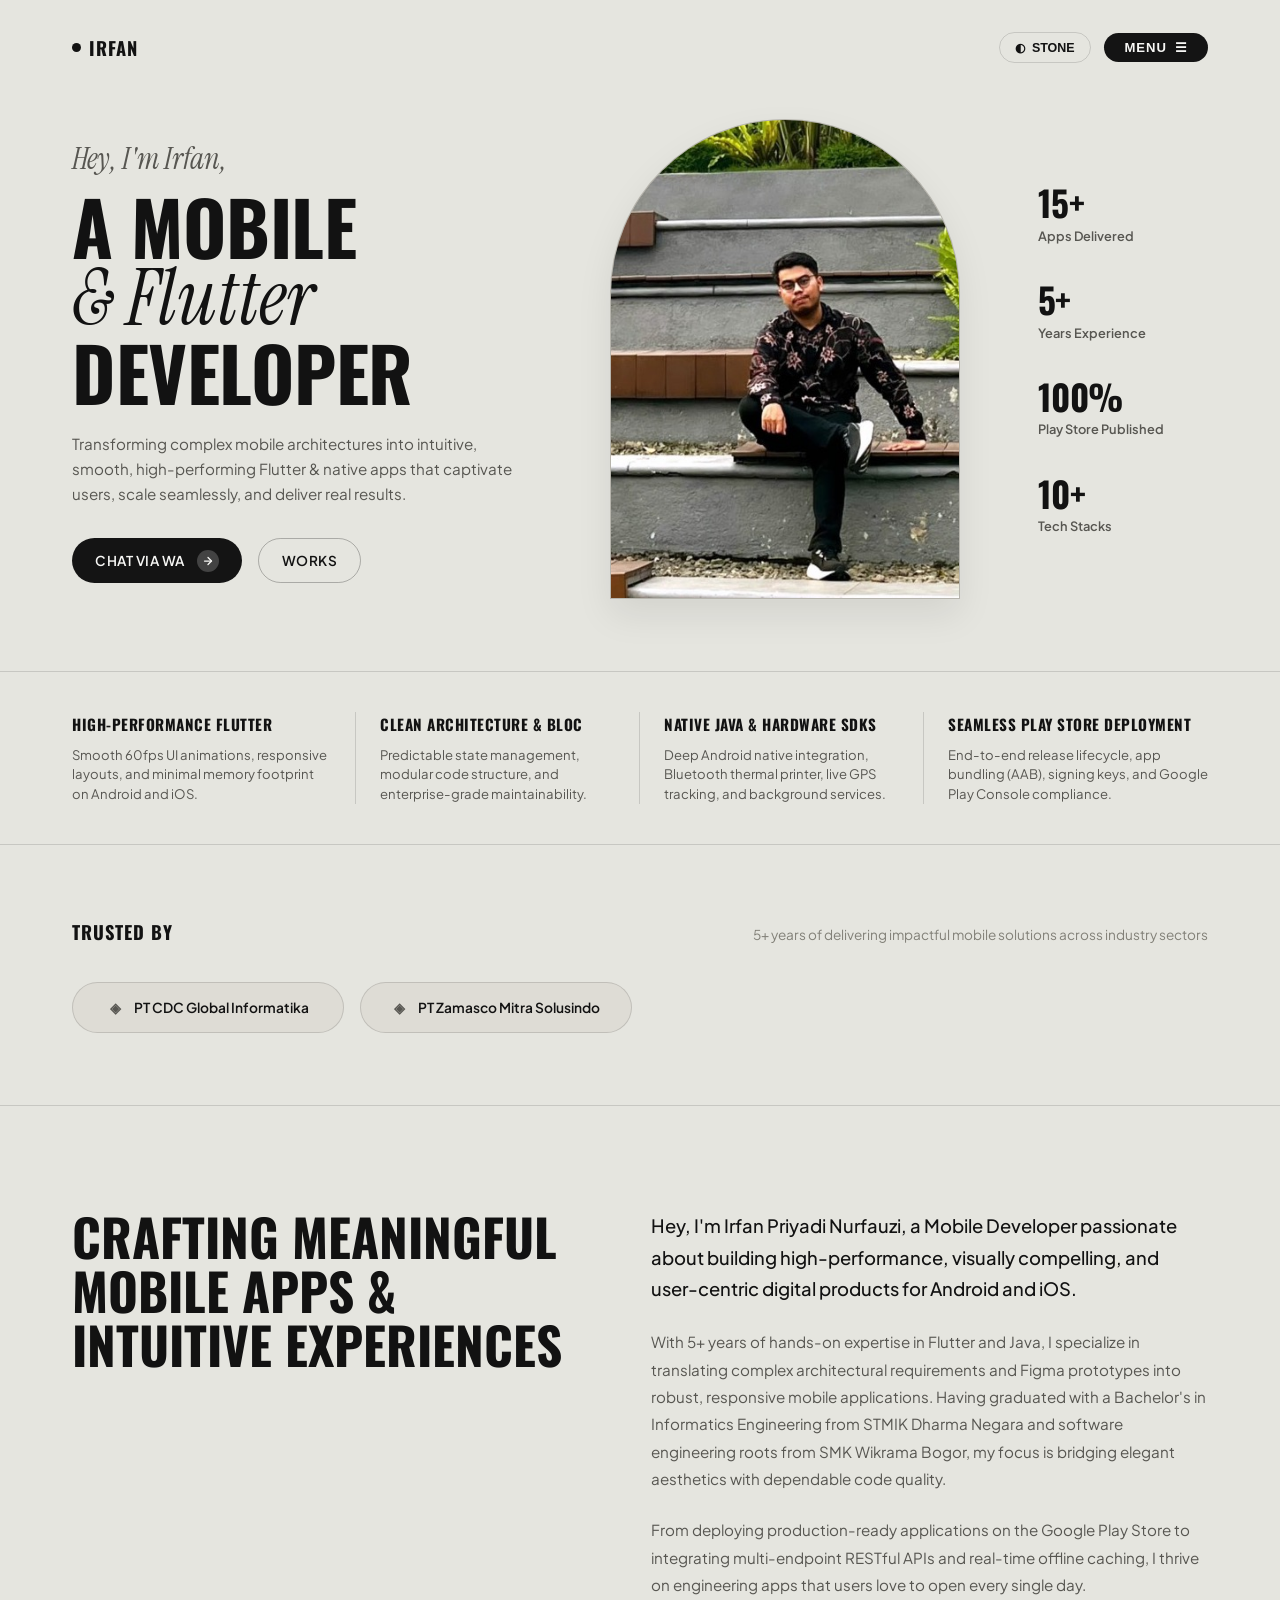
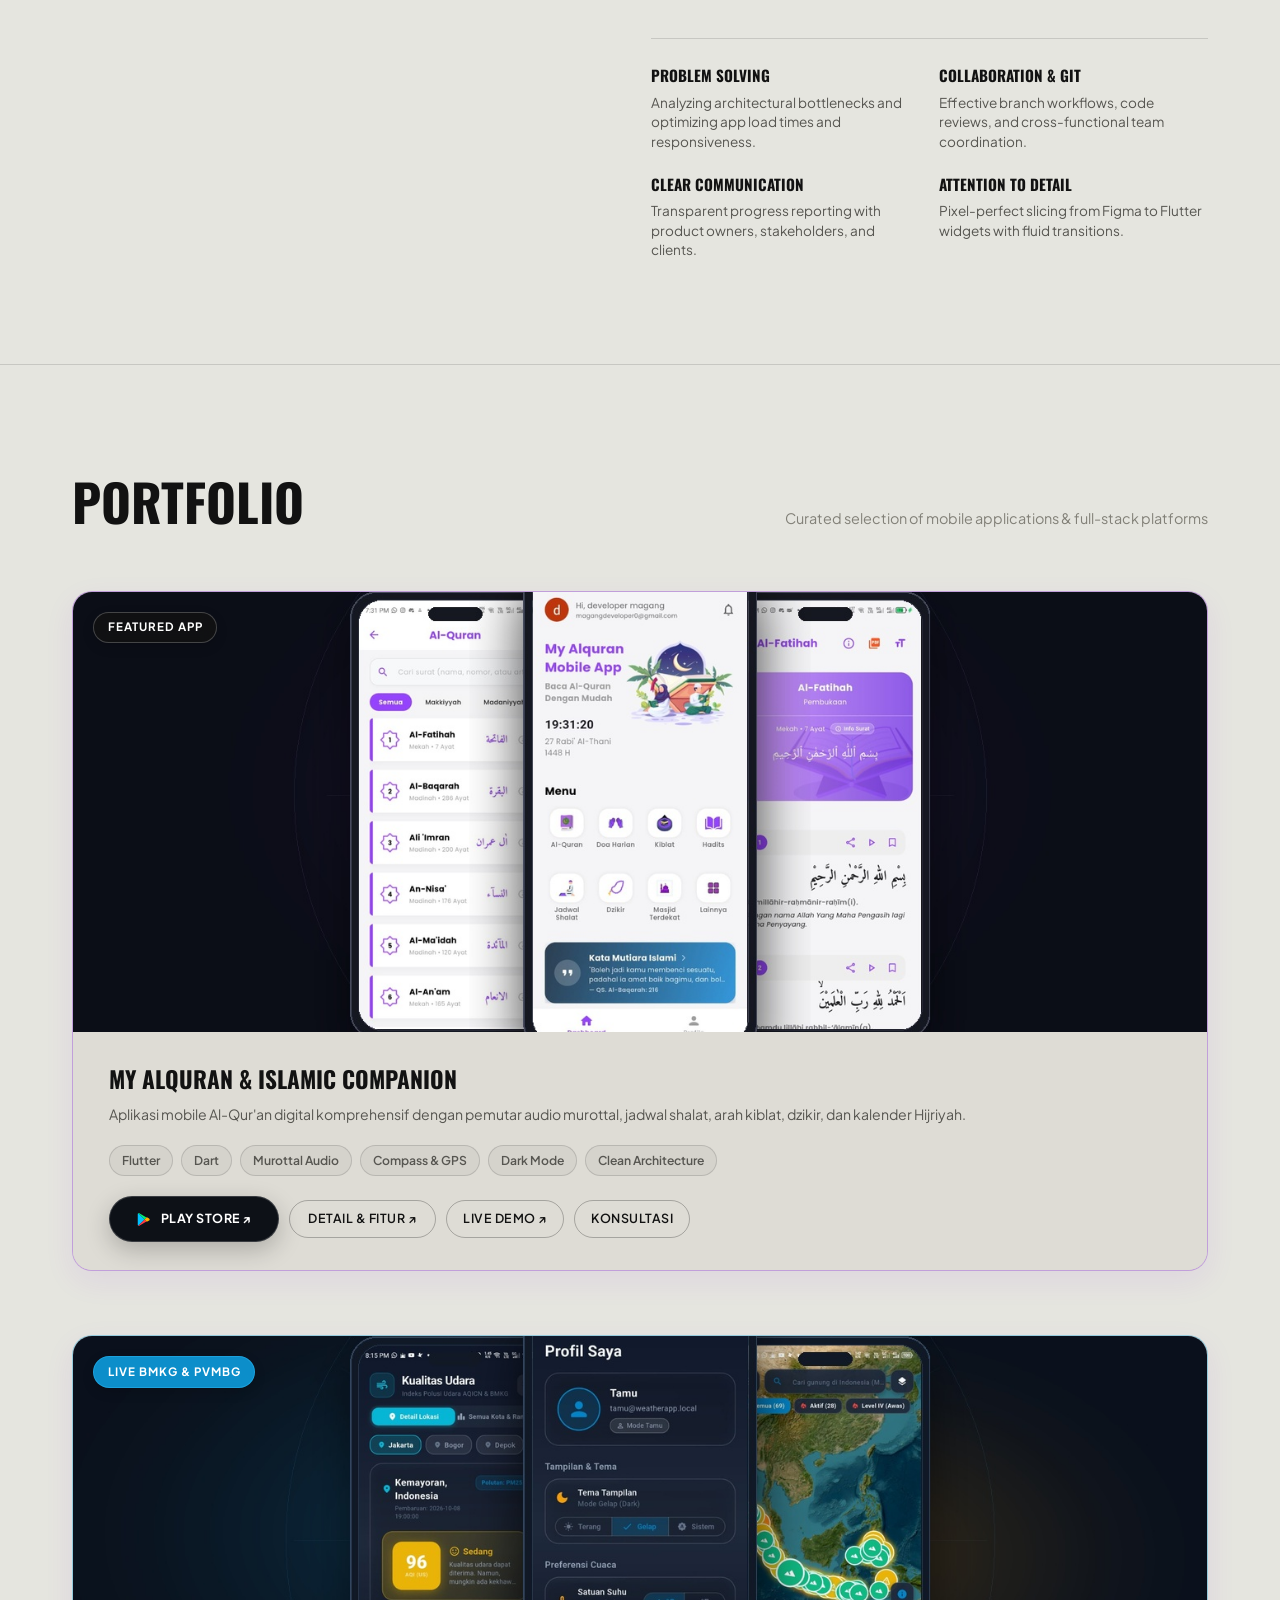
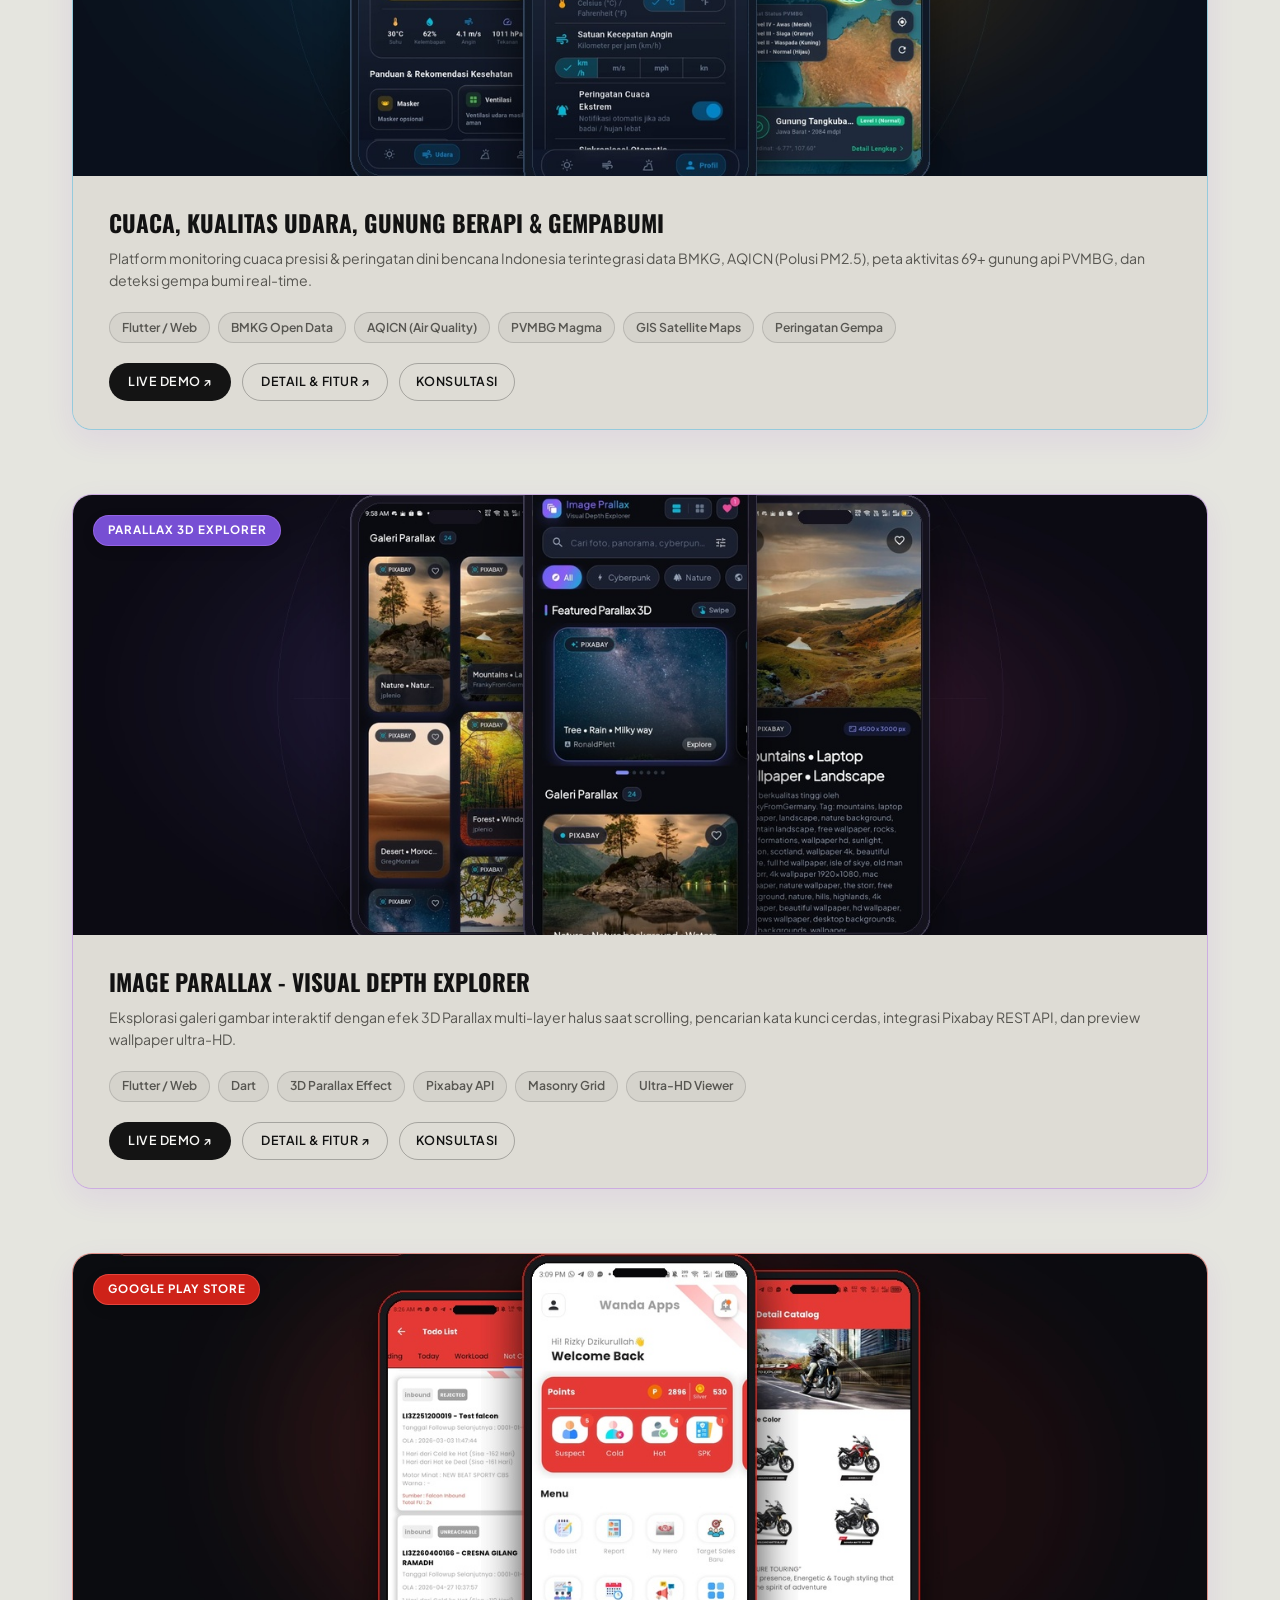
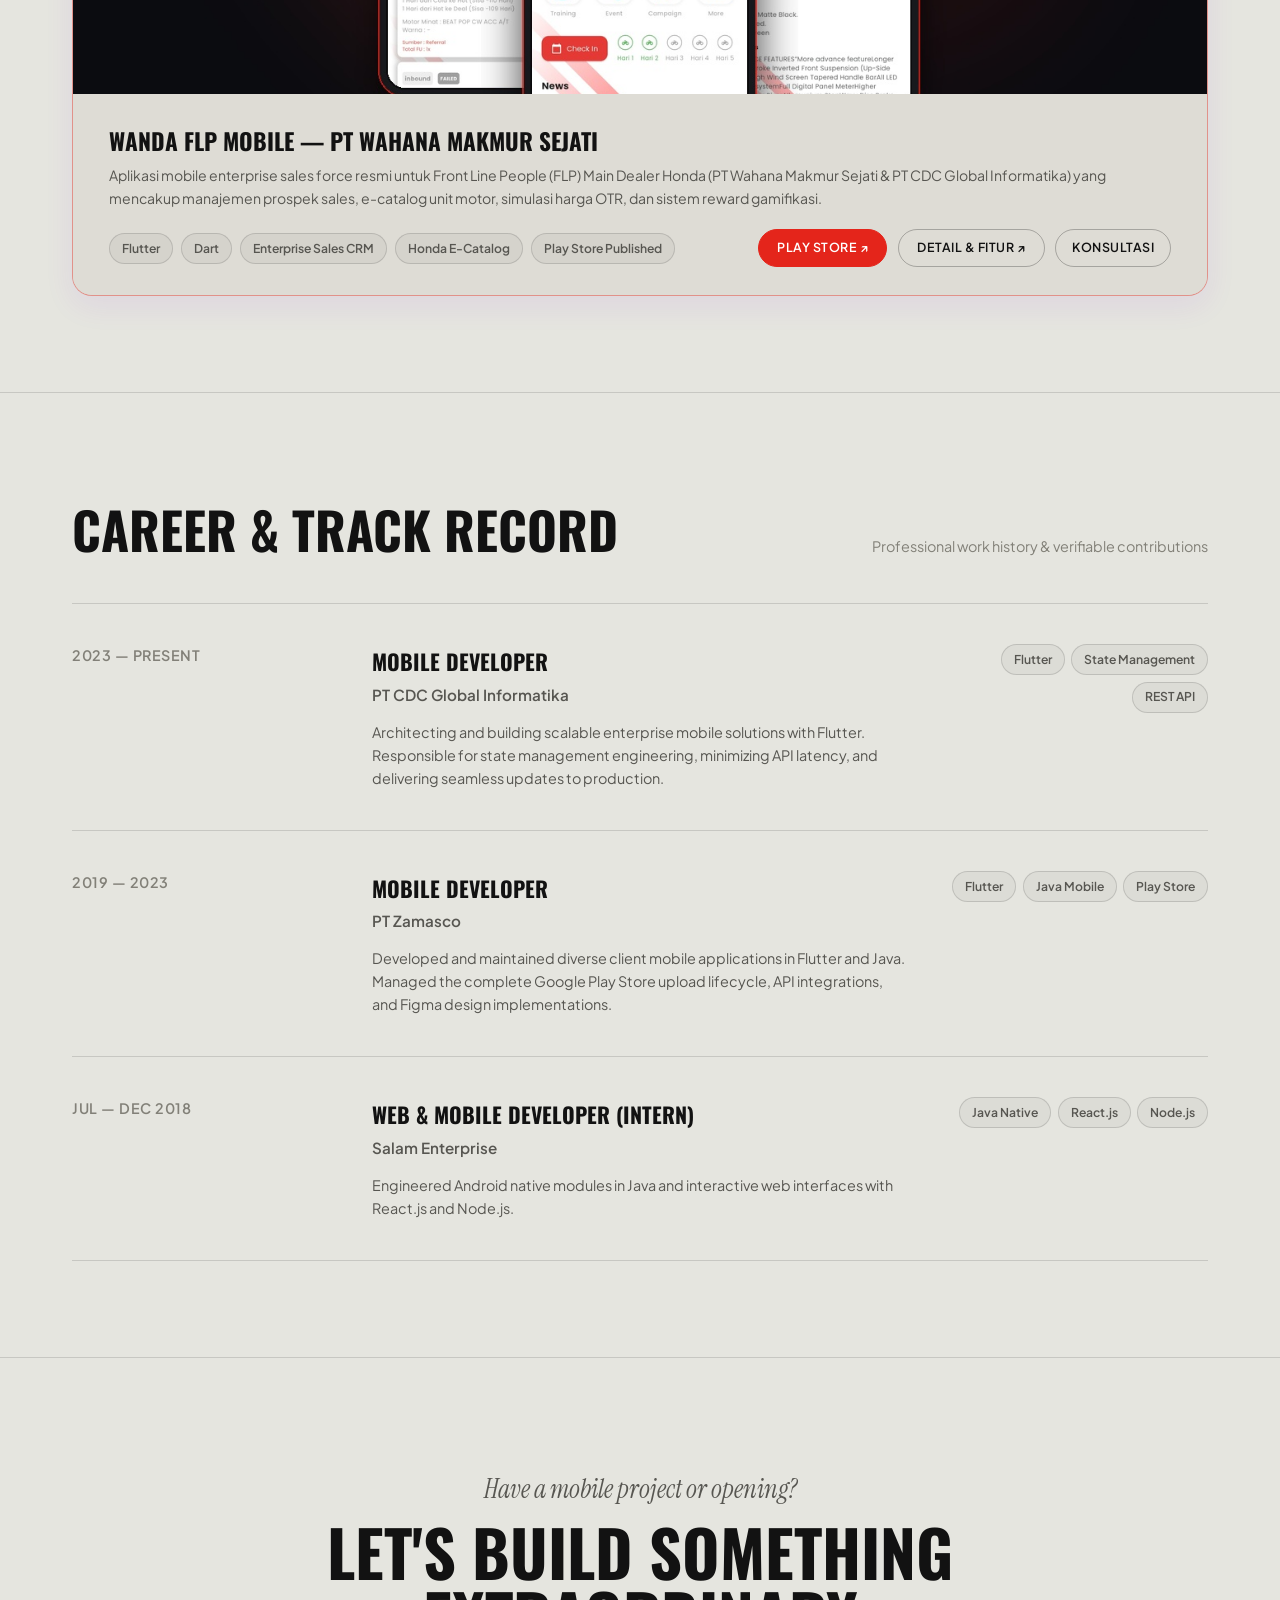
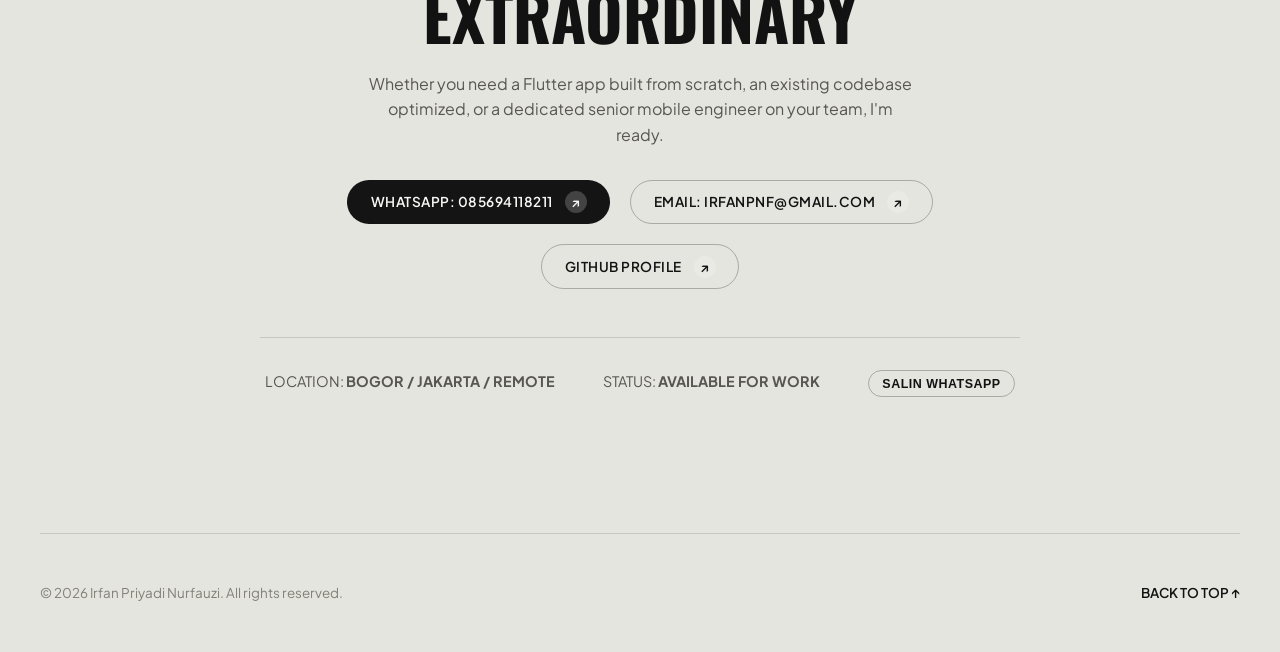
<file: index.html>
<!DOCTYPE html>
<html lang="id">

<head>
  <meta charset="UTF-8">
  <meta name="viewport" content="width=device-width, initial-scale=1.0">
  <meta name="description"
    content="Irfan Priyadi Nurfauzi - Mobile & Flutter Developer. Editorial portfolio showcasing high-performance mobile apps, Flutter, and Java Native.">
  <meta name="author" content="Irfan Priyadi Nurfauzi">
  <title>Irfan Priyadi Nurfauzi | A Mobile &amp; Flutter Developer</title>

  <!-- Google Fonts: Oswald, Syne, Instrument Serif, Plus Jakarta Sans -->
  <link rel="preconnect" href="https://fonts.googleapis.com">
  <link rel="preconnect" href="https://fonts.gstatic.com" crossorigin>
  <link
    href="https://fonts.googleapis.com/css2?family=Instrument+Serif:ital@0;1&family=Oswald:wght@500;600;700&family=Plus+Jakarta+Sans:wght@400;500;600;700&family=Syne:wght@700;800&display=swap"
    rel="stylesheet">

  <link rel="stylesheet" href="style.css?v=20261015-06">
</head>

<body>

  <!-- TOP HEADER / NAV (MINIMALIST) -->
  <header class="header-nav">
    <div class="container nav-wrapper">
      <a href="#hero" class="brand-tag">
        <span class="brand-dot"></span>
        <span>IRFAN</span>
      </a>

      <div class="nav-right-actions">
        <button id="theme-toggle-btn" class="theme-toggle-btn" aria-label="Ganti Tema">
          <span id="theme-icon">◐</span>
          <span id="theme-label">STONE</span>
        </button>

        <button class="menu-pill-btn" id="menu-btn" aria-label="Menu Navigasi">
          <span>MENU</span>
          <span>☰</span>
        </button>
      </div>
    </div>
  </header>

  <!-- DRAWER NAVIGATION MODAL -->
  <div class="menu-backdrop" id="menu-backdrop"></div>
  <aside class="menu-drawer" id="menu-drawer">
    <button class="menu-close-btn" id="menu-close-btn" aria-label="Tutup Menu">✕</button>
    <nav>
      <ul class="drawer-links">
        <li><a href="#hero" class="drawer-link">01. Beranda</a></li>
        <li><a href="#about" class="drawer-link">02. Tentang Saya</a></li>
        <li><a href="#portfolio" class="drawer-link">03. Portofolio</a></li>
        <li><a href="#experience" class="drawer-link">04. Pengalaman</a></li>
        <li><a href="#contact" class="drawer-link">05. Kontak</a></li>
      </ul>
    </nav>
    <div style="font-size: 0.85rem; color: var(--text-tertiary);">
      <p style="margin-bottom: 0.35rem;">Hubungi Saya Langsung:</p>
      <a href="https://wa.me/6285694118211" target="_blank" style="color: var(--text-primary); font-weight: 600;">+62
        856-9411-8211</a><br>
      <a href="mailto:irfanpnf@gmail.com" style="color: var(--text-primary); font-weight: 600;">irfanpnf@gmail.com</a>
    </div>
  </aside>

  <main>
    <!-- HERO SECTION (MATCHING SCREENSHOT WITH ARCH & METRICS) -->
    <section class="hero-section" id="hero">
      <div class="container hero-editorial-grid">

        <!-- Left Column: Headline, Bio & CTA -->
        <div class="hero-left-col">
          <div class="hero-greeting">Hey, I'm Irfan,</div>

          <h1 class="hero-headline">
            <span>A MOBILE</span>
            <span class="serif-part">&amp; Flutter</span>
            <span>DEVELOPER</span>
          </h1>

          <p class="hero-bio">
            Transforming complex mobile architectures into intuitive, smooth, high-performing Flutter &amp; native apps
            that captivate users, scale seamlessly, and deliver real results.
          </p>

          <div class="hero-cta-wrapper">
            <a href="https://wa.me/6285694118211?text=Halo%20Irfan%20Priyadi,%20saya%20tertarik%20untuk%20berdiskusi%20proyek%20mobile%20app"
              target="_blank" class="pill-btn">
              <span>CHAT VIA WA</span>
              <div class="btn-arrow-circle">
                <svg width="12" height="12" viewBox="0 0 24 24" fill="none" stroke="currentColor" stroke-width="2.5"
                  stroke-linecap="round" stroke-linejoin="round">
                  <line x1="5" y1="12" x2="19" y2="12"></line>
                  <polyline points="12 5 19 12 12 19"></polyline>
                </svg>
              </div>
            </a>

            <a href="#portfolio" class="pill-btn pill-btn-outline">
              <span>WORKS</span>
            </a>
          </div>
        </div>

        <!-- Center Column: Iconic Arch Portrait Frame -->
        <div class="hero-center-col">
          <div class="hero-arch-container">
            <img src="assets/images/profile-arch.jpg" alt="Irfan Priyadi Nurfauzi - Mobile Developer"
              class="hero-arch-image">
          </div>
        </div>

        <!-- Right Column: Vertical Metrics Stack -->
        <div class="hero-right-col">
          <div class="metric-item">
            <span class="metric-number">15+</span>
            <span class="metric-label">Apps Delivered</span>
          </div>

          <div class="metric-item">
            <span class="metric-number">5+</span>
            <span class="metric-label">Years Experience</span>
          </div>

          <div class="metric-item">
            <span class="metric-number">100%</span>
            <span class="metric-label">Play Store Published</span>
          </div>

          <div class="metric-item">
            <span class="metric-number">10+</span>
            <span class="metric-label">Tech Stacks</span>
          </div>
        </div>

      </div>
    </section>

    <!-- 4-COLUMN FEATURE STRIP -->
    <section class="feature-strip">
      <div class="container feature-strip-grid">
        <div class="strip-item">
          <h3 class="strip-title">HIGH-PERFORMANCE FLUTTER</h3>
          <p class="strip-desc">Smooth 60fps UI animations, responsive layouts, and minimal memory footprint on Android
            and iOS.</p>
        </div>

        <div class="strip-item">
          <h3 class="strip-title">CLEAN ARCHITECTURE &amp; BLOC</h3>
          <p class="strip-desc">Predictable state management, modular code structure, and enterprise-grade
            maintainability.</p>
        </div>

        <div class="strip-item">
          <h3 class="strip-title">NATIVE JAVA &amp; HARDWARE SDKs</h3>
          <p class="strip-desc">Deep Android native integration, Bluetooth thermal printer, live GPS tracking, and
            background services.</p>
        </div>

        <div class="strip-item">
          <h3 class="strip-title">SEAMLESS PLAY STORE DEPLOYMENT</h3>
          <p class="strip-desc">End-to-end release lifecycle, app bundling (AAB), signing keys, and Google Play Console
            compliance.</p>
        </div>
      </div>
    </section>

    <!-- TRUSTED BY / CLIENTS & ECOSYSTEM -->
    <section class="trusted-by-section">
      <div class="container">
        <div class="trusted-header">
          <h2 class="trusted-title">TRUSTED BY</h2>
          <span class="trusted-subtitle">5+ years of delivering impactful mobile solutions across industry
            sectors</span>
        </div>

        <div class="trusted-grid">
          <div class="trusted-badge">
            <span class="badge-logo-icon">◈</span>
            <span>PT CDC Global Informatika</span>
          </div>
          <div class="trusted-badge">
            <span class="badge-logo-icon">◈</span>
            <span>PT Zamasco Mitra Solusindo</span>
          </div>
        </div>
      </div>
    </section>

    <!-- EDITORIAL STORY (2-COLUMN ABOUT SECTION) -->
    <section class="editorial-story-section" id="about">
      <div class="container editorial-story-grid">
        <div class="story-left">
          <h2 class="story-heading">
            CRAFTING MEANINGFUL MOBILE APPS &amp; INTUITIVE EXPERIENCES
          </h2>
        </div>

        <div class="story-content">
          <p class="story-lead">
            Hey, I'm Irfan Priyadi Nurfauzi, a Mobile Developer passionate about building high-performance, visually
            compelling, and user-centric digital products for Android and iOS.
          </p>

          <p class="story-body">
            With 5+ years of hands-on expertise in Flutter and Java, I specialize in translating complex architectural
            requirements and Figma prototypes into robust, responsive mobile applications. Having graduated with a
            Bachelor's in Informatics Engineering from STMIK Dharma Negara and software engineering roots from SMK
            Wikrama Bogor, my focus is bridging elegant aesthetics with dependable code quality.
          </p>

          <p class="story-body">
            From deploying production-ready applications on the Google Play Store to integrating multi-endpoint RESTful
            APIs and real-time offline caching, I thrive on engineering apps that users love to open every single day.
          </p>

          <div class="story-highlights">
            <div class="highlight-item">
              <h4>PROBLEM SOLVING</h4>
              <p>Analyzing architectural bottlenecks and optimizing app load times and responsiveness.</p>
            </div>
            <div class="highlight-item">
              <h4>COLLABORATION &amp; GIT</h4>
              <p>Effective branch workflows, code reviews, and cross-functional team coordination.</p>
            </div>
            <div class="highlight-item">
              <h4>CLEAR COMMUNICATION</h4>
              <p>Transparent progress reporting with product owners, stakeholders, and clients.</p>
            </div>
            <div class="highlight-item">
              <h4>ATTENTION TO DETAIL</h4>
              <p>Pixel-perfect slicing from Figma to Flutter widgets with fluid transitions.</p>
            </div>
          </div>
        </div>
      </div>
    </section>

    <!-- PORTFOLIO SECTION (MATCHING SCREENSHOT CARD STYLE) -->
    <section class="portfolio-section" id="portfolio">
      <div class="container">
        <div class="portfolio-header">
          <h2 class="portfolio-title">PORTFOLIO</h2>
          <span class="portfolio-subtitle">Curated selection of mobile applications &amp; full-stack platforms</span>
        </div>

        <div class="portfolio-cards-stack">
          <!-- Featured Project 1: Muslim App (My Alquran Mobile App) -->
          <article class="editorial-project-card featured-highlight-card">
            <div class="project-media-frame">
              <img src="assets/images/project-muslim.jpg" alt="My Alquran - Islamic Companion Mobile App"
                loading="lazy">
              <span class="project-badge-pill">FEATURED APP</span>
            </div>
            <div class="project-caption-bar">
              <div class="project-caption-left">
                <h3>MY ALQURAN &amp; ISLAMIC COMPANION</h3>
                <p>Aplikasi mobile Al-Qur'an digital komprehensif dengan pemutar audio murottal, jadwal shalat, arah
                  kiblat, dzikir, dan kalender Hijriyah.</p>
              </div>
              <div class="project-tags-group">
                <span class="project-tag-pill">Flutter</span>
                <span class="project-tag-pill">Dart</span>
                <span class="project-tag-pill">Murottal Audio</span>
                <span class="project-tag-pill">Compass &amp; GPS</span>
                <span class="project-tag-pill">Dark Mode</span>
                <span class="project-tag-pill">Clean Architecture</span>
              </div>
              <div class="project-actions-group">
                <a href="https://play.google.com/store/apps/details?id=com.muslimapp.myquran.id" target="_blank" rel="noopener noreferrer"
                  class="pill-btn btn-playstore-action" style="padding: 0.5rem 1.15rem; font-size: 0.78rem;">
                  <svg width="15" height="15" viewBox="0 0 24 24" fill="none" xmlns="http://www.w3.org/2000/svg" style="flex-shrink: 0;">
                    <path d="M3.609 1.814L13.793 12 3.61 22.186a2.38 2.38 0 0 1-.61-.914c-.13-.37-.199-.76-.2-1.155V3.883c0-.395.07-.785.2-1.155.132-.37.34-.7.609-.914z" fill="#00C1FF"/>
                    <path d="M17.403 8.391L13.793 12l-10.184-10.186c.36-.18.78-.23 1.201-.11.42.11.8.38 1.09.77l11.503 6.917z" fill="#00F076"/>
                    <path d="M17.403 15.609l-3.61-3.609L3.61 22.186c.36.18.78.23 1.201.11.42-.11.8-.38 1.09-.77l11.503-6.917z" fill="#FF3A44"/>
                    <path d="M21.054 10.493l-3.651-2.102L13.793 12l3.61 3.609 3.651-2.102c1.261-.72 1.261-1.894 0-2.614z" fill="#FFAE00"/>
                  </svg>
                  <span>PLAY STORE ↗</span>
                </a>
                <a href="project-muslim.html" class="pill-btn pill-btn-outline"
                  style="padding: 0.5rem 1.15rem; font-size: 0.78rem;">
                  <span>DETAIL &amp; FITUR ↗</span>
                </a>
                <a href="https://irfanpriyadi21.github.io/My-Al-Quran/" target="_blank" rel="noopener noreferrer"
                  class="pill-btn pill-btn-outline" style="padding: 0.5rem 1rem; font-size: 0.78rem;">
                  <span>LIVE DEMO ↗</span>
                </a>
                <a href="https://wa.me/6285694118211?text=Halo%20Irfan,%20saya%20tertarik%20dengan%20proyek%20Muslim%20App%20(My%20Alquran)%20Flutter"
                  target="_blank" class="pill-btn pill-btn-outline" style="padding: 0.5rem 1rem; font-size: 0.78rem;">
                  <span>KONSULTASI</span>
                </a>
              </div>
            </div>
          </article>

          <!-- Featured Project 2: Weather & Disaster Monitor App -->
          <article class="editorial-project-card featured-highlight-card"
            style="border-color: rgba(14, 165, 233, 0.35);">
            <div class="project-media-frame">
              <img src="assets/images/project-weather.jpg"
                alt="Indonesia Weather, Air Quality & Disaster Monitoring App" loading="lazy">
              <span class="project-badge-pill"
                style="background: rgba(14, 165, 233, 0.85); border-color: rgba(56, 189, 248, 0.4);">LIVE BMKG &amp;
                PVMBG</span>
            </div>
            <div class="project-caption-bar">
              <div class="project-caption-left">
                <h3>CUACA, KUALITAS UDARA, GUNUNG BERAPI &amp; GEMPABUMI</h3>
                <p>Platform monitoring cuaca presisi &amp; peringatan dini bencana Indonesia terintegrasi data BMKG,
                  AQICN (Polusi PM2.5), peta aktivitas 69+ gunung api PVMBG, dan deteksi gempa bumi real-time.</p>
              </div>
              <div class="project-tags-group">
                <span class="project-tag-pill">Flutter / Web</span>
                <span class="project-tag-pill">BMKG Open Data</span>
                <span class="project-tag-pill">AQICN (Air Quality)</span>
                <span class="project-tag-pill">PVMBG Magma</span>
                <span class="project-tag-pill">GIS Satellite Maps</span>
                <span class="project-tag-pill">Peringatan Gempa</span>
              </div>
              <div class="project-actions-group">
                <a href="https://irfanpriyadi21.github.io/weather-app/" target="_blank" rel="noopener noreferrer"
                  class="pill-btn" style="padding: 0.5rem 1.15rem; font-size: 0.78rem;">
                  <span>LIVE DEMO ↗</span>
                </a>
                <a href="project-weather.html" class="pill-btn pill-btn-outline"
                  style="padding: 0.5rem 1.15rem; font-size: 0.78rem;">
                  <span>DETAIL &amp; FITUR ↗</span>
                </a>
                <a href="https://wa.me/6285694118211?text=Halo%20Irfan,%20saya%20tertarik%20dengan%20proyek%20Weather%20%26%20Disaster%20Monitoring%20App"
                  target="_blank" class="pill-btn pill-btn-outline" style="padding: 0.5rem 1rem; font-size: 0.78rem;">
                  <span>KONSULTASI</span>
                </a>
              </div>
            </div>
          </article>

          <!-- Featured Project 3: Image Viewer Parallax App -->
          <article class="editorial-project-card featured-highlight-card"
            style="border-color: rgba(168, 85, 247, 0.35);">
            <div class="project-media-frame">
              <img src="assets/images/project-parallax.jpg" alt="Flutter Search Image Parallax App" loading="lazy">
              <span class="project-badge-pill"
                style="background: rgba(139, 92, 246, 0.85); border-color: rgba(192, 132, 252, 0.4);">PARALLAX 3D
                EXPLORER</span>
            </div>
            <div class="project-caption-bar">
              <div class="project-caption-left">
                <h3>IMAGE PARALLAX - VISUAL DEPTH EXPLORER</h3>
                <p>Eksplorasi galeri gambar interaktif dengan efek 3D Parallax multi-layer halus saat scrolling,
                  pencarian kata kunci cerdas, integrasi Pixabay REST API, dan preview wallpaper ultra-HD.</p>
              </div>
              <div class="project-tags-group">
                <span class="project-tag-pill">Flutter / Web</span>
                <span class="project-tag-pill">Dart</span>
                <span class="project-tag-pill">3D Parallax Effect</span>
                <span class="project-tag-pill">Pixabay API</span>
                <span class="project-tag-pill">Masonry Grid</span>
                <span class="project-tag-pill">Ultra-HD Viewer</span>
              </div>
              <div class="project-actions-group">
                <a href="https://irfanpriyadi21.github.io/flutter-search-image-parallax/" target="_blank"
                  rel="noopener noreferrer" class="pill-btn" style="padding: 0.5rem 1.15rem; font-size: 0.78rem;">
                  <span>LIVE DEMO ↗</span>
                </a>
                <a href="project-parallax.html" class="pill-btn pill-btn-outline"
                  style="padding: 0.5rem 1.15rem; font-size: 0.78rem;">
                  <span>DETAIL &amp; FITUR ↗</span>
                </a>
                <a href="https://wa.me/6285694118211?text=Halo%20Irfan,%20saya%20tertarik%20dengan%20proyek%20Image%20Parallax%20Flutter"
                  target="_blank" class="pill-btn pill-btn-outline" style="padding: 0.5rem 1rem; font-size: 0.78rem;">
                  <span>KONSULTASI</span>
                </a>
              </div>
            </div>
          </article>

          <!-- Featured Project 4: Wanda FLP Mobile (Main Dealer Honda / PT CDC Global Informatika) -->
          <article class="editorial-project-card featured-highlight-card" style="border-color: rgba(228, 37, 27, 0.4);">
            <div class="project-media-frame">
              <img src="assets/images/project-wanda.jpg" alt="Wanda FLP Mobile - Honda Front Line People Sales Suite"
                loading="lazy">
              <span class="project-badge-pill"
                style="background: rgba(228, 37, 27, 0.9); border-color: rgba(255, 107, 99, 0.5);">GOOGLE PLAY
                STORE</span>
            </div>
            <div class="project-caption-bar">
              <div class="project-caption-left">
                <h3>WANDA FLP MOBILE &mdash; PT Wahana Makmur Sejati</h3>
                <p>Aplikasi mobile enterprise sales force resmi untuk Front Line People (FLP) Main Dealer Honda (PT
                  Wahana Makmur Sejati &amp; PT CDC Global Informatika) yang mencakup manajemen prospek sales, e-catalog
                  unit motor, simulasi harga OTR, dan sistem reward gamifikasi.</p>
              </div>
              <div class="project-tags-group">
                <span class="project-tag-pill">Flutter</span>
                <span class="project-tag-pill">Dart</span>
                <span class="project-tag-pill">Enterprise Sales CRM</span>
                <span class="project-tag-pill">Honda E-Catalog</span>
                <span class="project-tag-pill">Play Store Published</span>
              </div>
              <div class="project-actions-group">
                <a href="https://play.google.com/store/apps/details?id=com.cdc.flpwahana" target="_blank"
                  rel="noopener noreferrer" class="pill-btn"
                  style="background: #e4251b; border-color: #e4251b; color: #fff; padding: 0.5rem 1.15rem; font-size: 0.78rem;">
                  <span>PLAY STORE ↗</span>
                </a>
                <a href="project-wanda.html" class="pill-btn pill-btn-outline"
                  style="padding: 0.5rem 1.15rem; font-size: 0.78rem;">
                  <span>DETAIL &amp; FITUR ↗</span>
                </a>
                <a href="https://wa.me/6285694118211?text=Halo%20Irfan,%20saya%20tertarik%20dengan%20proyek%20Wanda%20FLP%20Mobile%20Flutter"
                  target="_blank" class="pill-btn pill-btn-outline" style="padding: 0.5rem 1rem; font-size: 0.78rem;">
                  <span>KONSULTASI</span>
                </a>
              </div>
            </div>
          </article>
        </div>
      </div>
    </section>

    <!-- EXPERIENCE & CAREER TIMELINE -->
    <section class="timeline-section" id="experience">
      <div class="container">
        <div class="portfolio-header" style="margin-bottom: 2rem;">
          <h2 class="portfolio-title">CAREER &amp; TRACK RECORD</h2>
          <span class="portfolio-subtitle">Professional work history &amp; verifiable contributions</span>
        </div>

        <div class="timeline-rows">
          <!-- Row 1 -->
          <div class="timeline-row">
            <div class="timeline-period">2023 &mdash; PRESENT</div>
            <div class="timeline-main">
              <h3>MOBILE DEVELOPER</h3>
              <div class="timeline-company">PT CDC Global Informatika</div>
              <p class="timeline-desc">
                Architecting and building scalable enterprise mobile solutions with Flutter. Responsible for state
                management engineering, minimizing API latency, and delivering seamless updates to production.
              </p>
            </div>
            <div class="timeline-skills-col">
              <span class="project-tag-pill">Flutter</span>
              <span class="project-tag-pill">State Management</span>
              <span class="project-tag-pill">REST API</span>
            </div>
          </div>

          <!-- Row 2 -->
          <div class="timeline-row">
            <div class="timeline-period">2019 &mdash; 2023</div>
            <div class="timeline-main">
              <h3>MOBILE DEVELOPER</h3>
              <div class="timeline-company">PT Zamasco</div>
              <p class="timeline-desc">
                Developed and maintained diverse client mobile applications in Flutter and Java. Managed the complete
                Google Play Store upload lifecycle, API integrations, and Figma design implementations.
              </p>
            </div>
            <div class="timeline-skills-col">
              <span class="project-tag-pill">Flutter</span>
              <span class="project-tag-pill">Java Mobile</span>
              <span class="project-tag-pill">Play Store</span>
            </div>
          </div>

          <!-- Row 3 -->
          <div class="timeline-row">
            <div class="timeline-period">JUL &mdash; DEC 2018</div>
            <div class="timeline-main">
              <h3>WEB &amp; MOBILE DEVELOPER (INTERN)</h3>
              <div class="timeline-company">Salam Enterprise</div>
              <p class="timeline-desc">
                Engineered Android native modules in Java and interactive web interfaces with React.js and Node.js.
              </p>
            </div>
            <div class="timeline-skills-col">
              <span class="project-tag-pill">Java Native</span>
              <span class="project-tag-pill">React.js</span>
              <span class="project-tag-pill">Node.js</span>
            </div>
          </div>
        </div>
      </div>
    </section>

    <!-- CONTACT SECTION -->
    <section class="contact-section" id="contact">
      <div class="container">
        <div class="contact-editorial-header">
          <div class="contact-pretitle">Have a mobile project or opening?</div>
          <h2 class="contact-title">LET'S BUILD SOMETHING EXTRAORDINARY</h2>
          <p style="color: var(--text-secondary); max-width: 550px; margin: 0 auto 2rem;">
            Whether you need a Flutter app built from scratch, an existing codebase optimized, or a dedicated senior
            mobile engineer on your team, I'm ready.
          </p>

          <div class="contact-cta-buttons">
            <a href="https://wa.me/6285694118211" target="_blank" class="pill-btn">
              <span>WHATSAPP: 085694118211</span>
              <div class="btn-arrow-circle">↗</div>
            </a>

            <a href="mailto:irfanpnf@gmail.com" class="pill-btn pill-btn-outline">
              <span>EMAIL: IRFANPNF@GMAIL.COM</span>
              <div class="btn-arrow-circle">↗</div>
            </a>

            <a href="https://github.com/irfanpriyadi21" target="_blank" class="pill-btn pill-btn-outline">
              <span>GITHUB PROFILE</span>
              <div class="btn-arrow-circle">↗</div>
            </a>
          </div>

          <div class="contact-meta-strip">
            <div>LOCATION: <strong>BOGOR / JAKARTA / REMOTE</strong></div>
            <div>STATUS: <strong>AVAILABLE FOR WORK</strong></div>
            <div>
              <button id="copy-phone-btn" class="pill-btn pill-btn-outline"
                style="padding: 0.35rem 0.85rem; font-size: 0.78rem;">
                SALIN WHATSAPP
              </button>
            </div>
          </div>
        </div>
      </div>
    </section>
  </main>

  <!-- FOOTER -->
  <footer class="footer-editorial container">
    <div>
      &copy; 2026 Irfan Priyadi Nurfauzi. All rights reserved.
    </div>
    <div>
      <a href="#hero" style="font-weight: 600; color: var(--text-primary);">BACK TO TOP ↑</a>
    </div>
  </footer>

  <!-- Toast Notification -->
  <div class="toast" id="toast">Tersalin ke clipboard</div>

  <script src="script.js"></script>
</body>

</html>
</file>
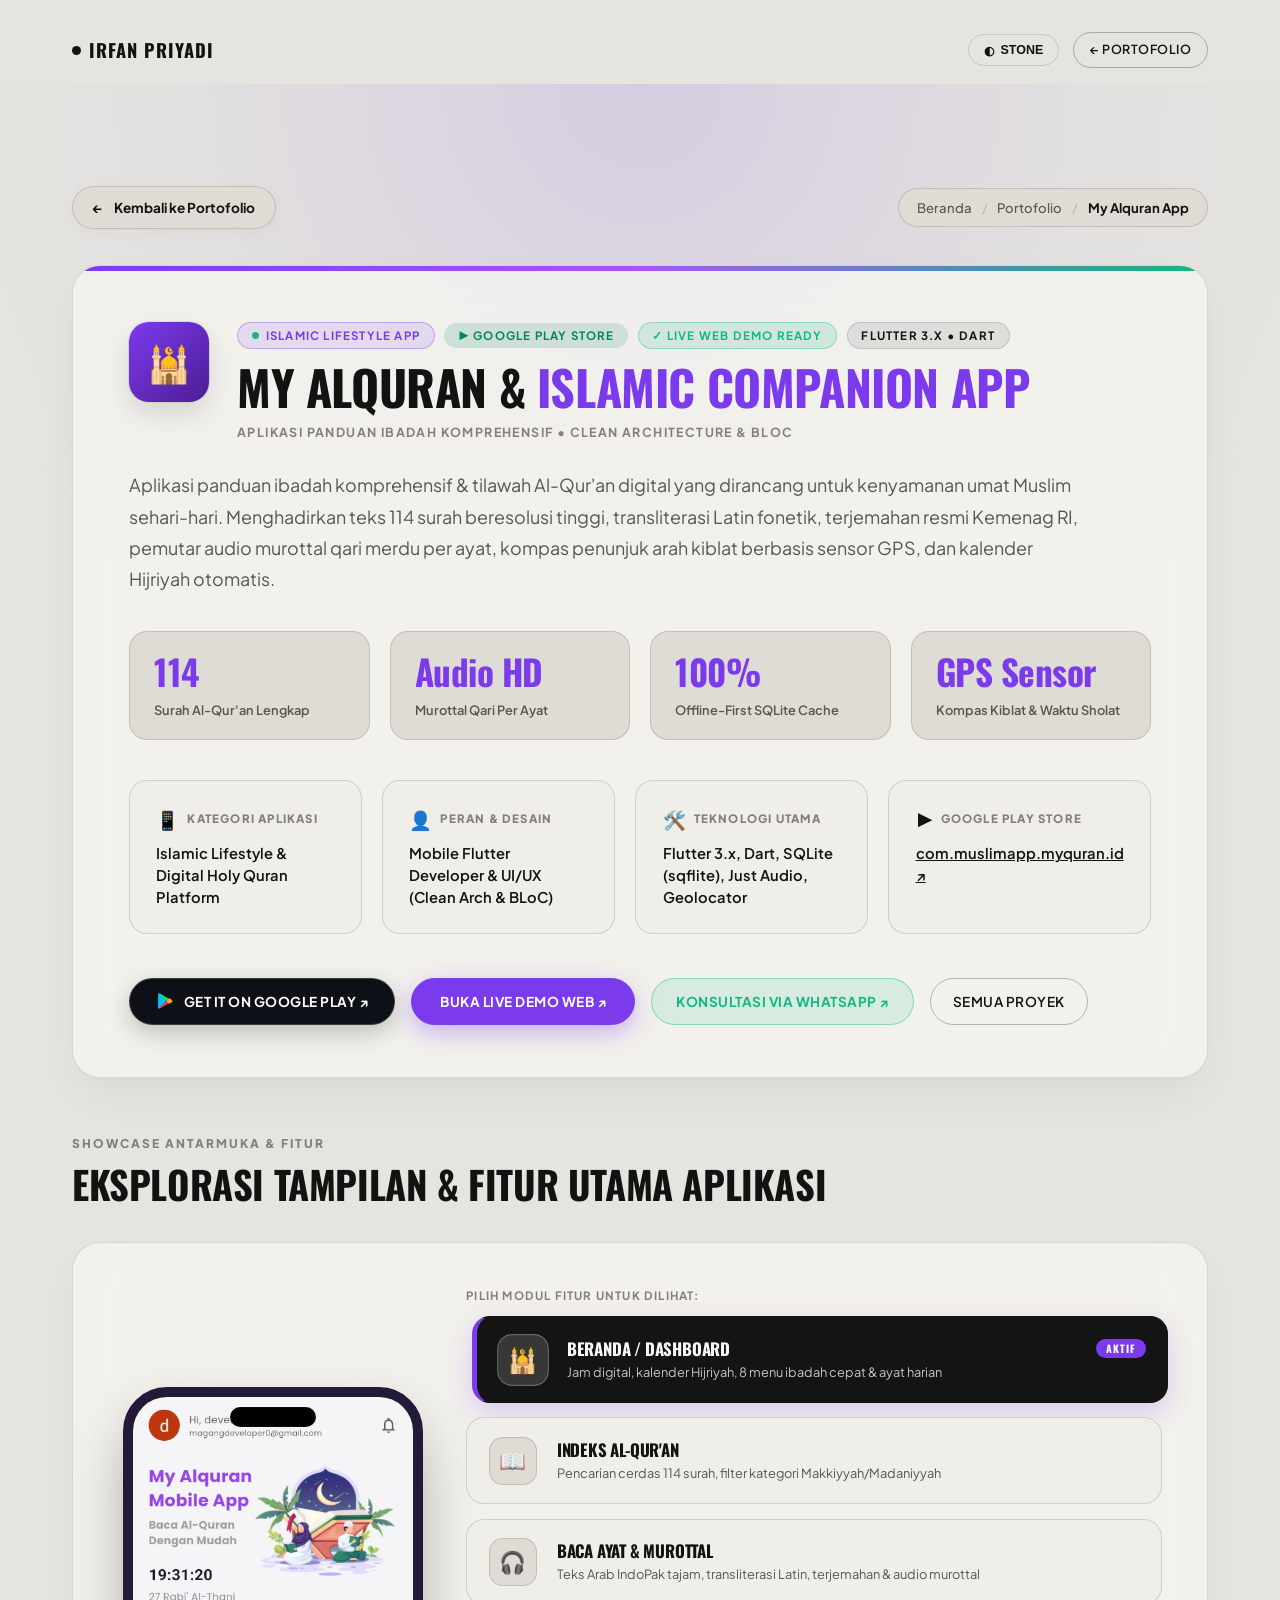
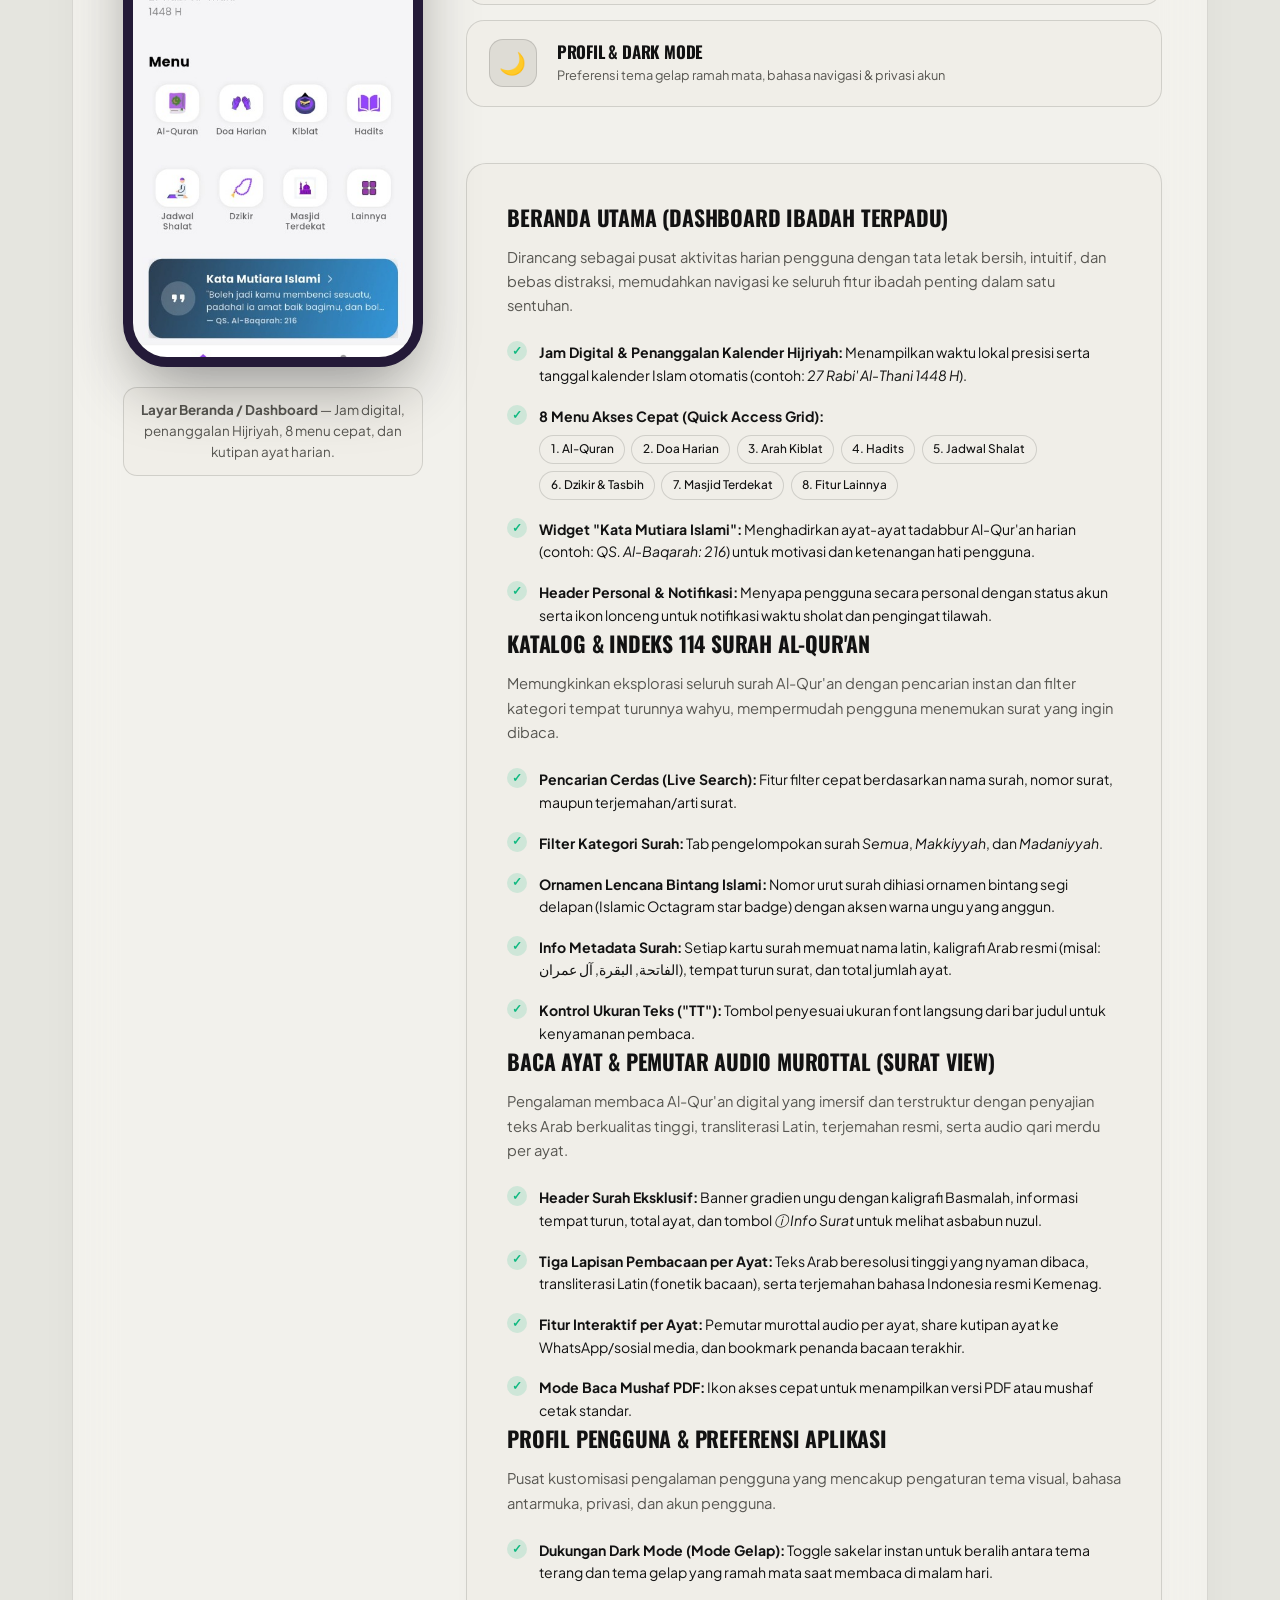
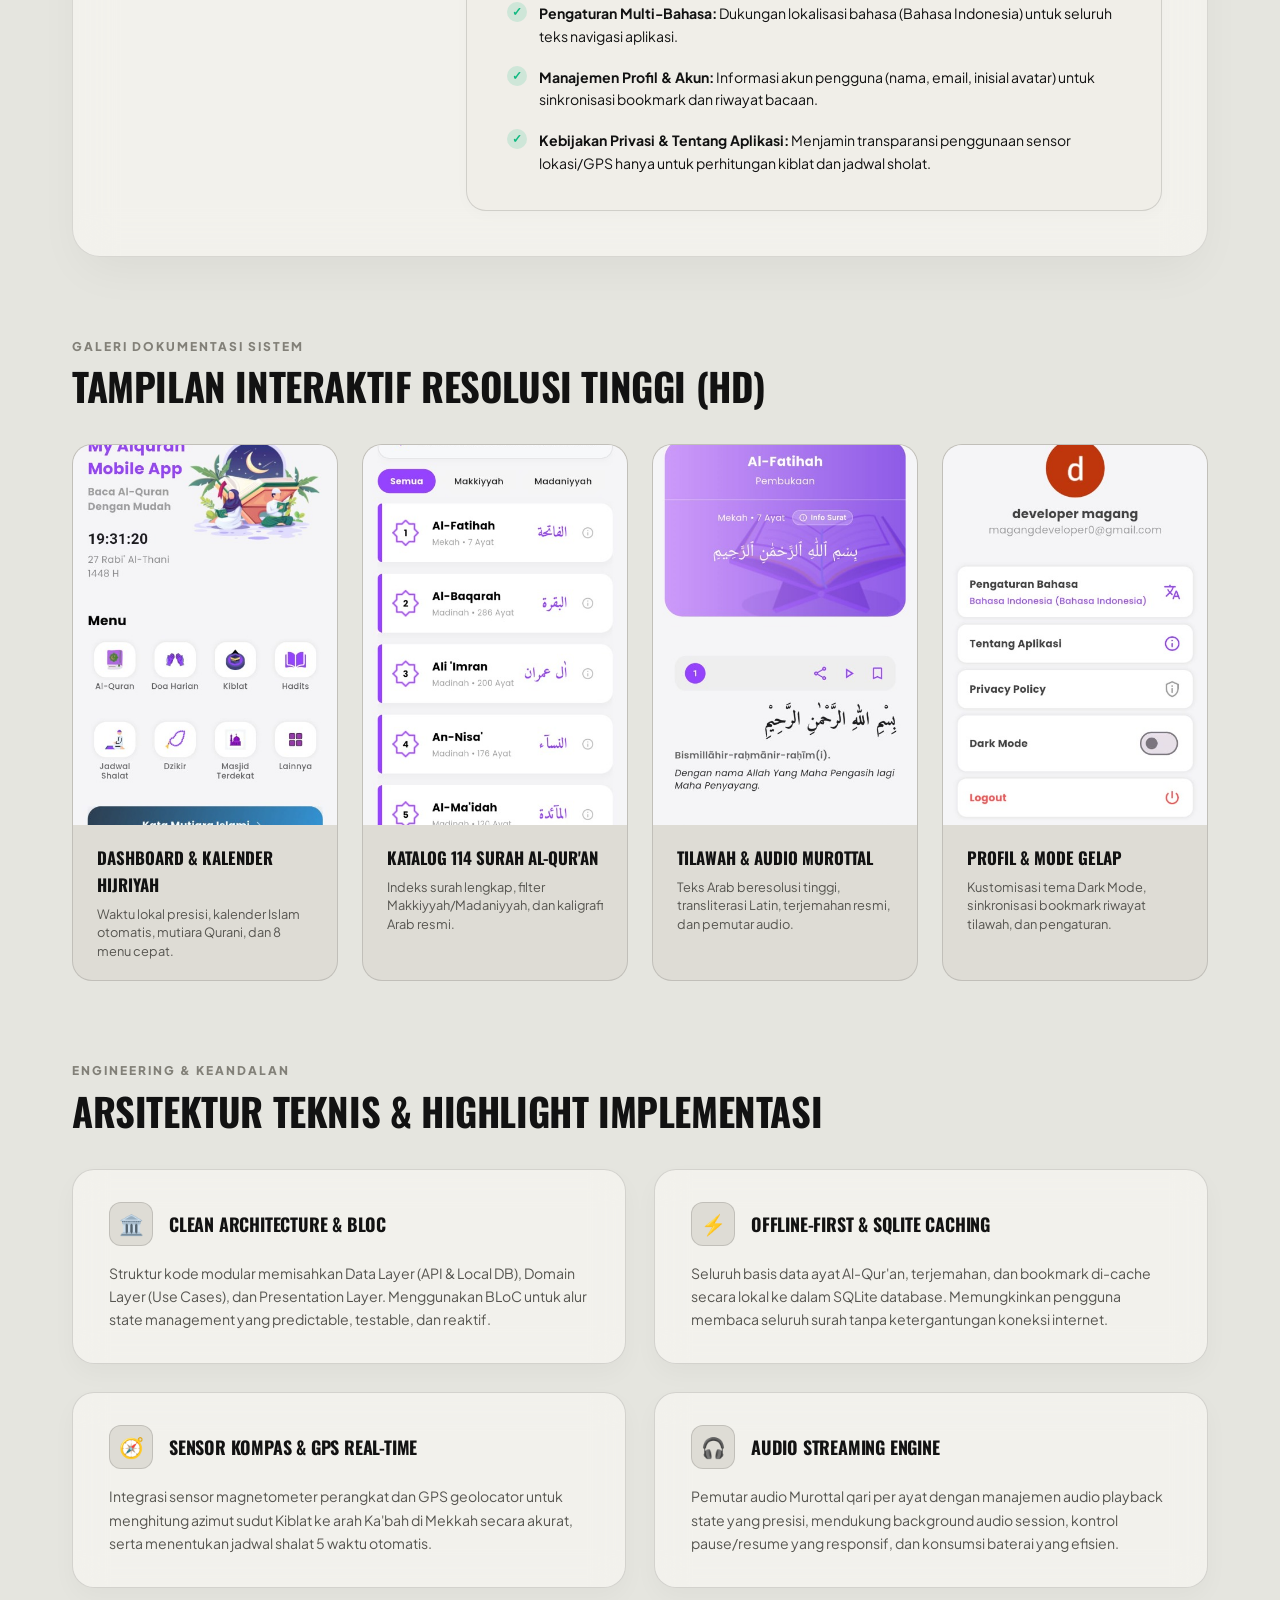
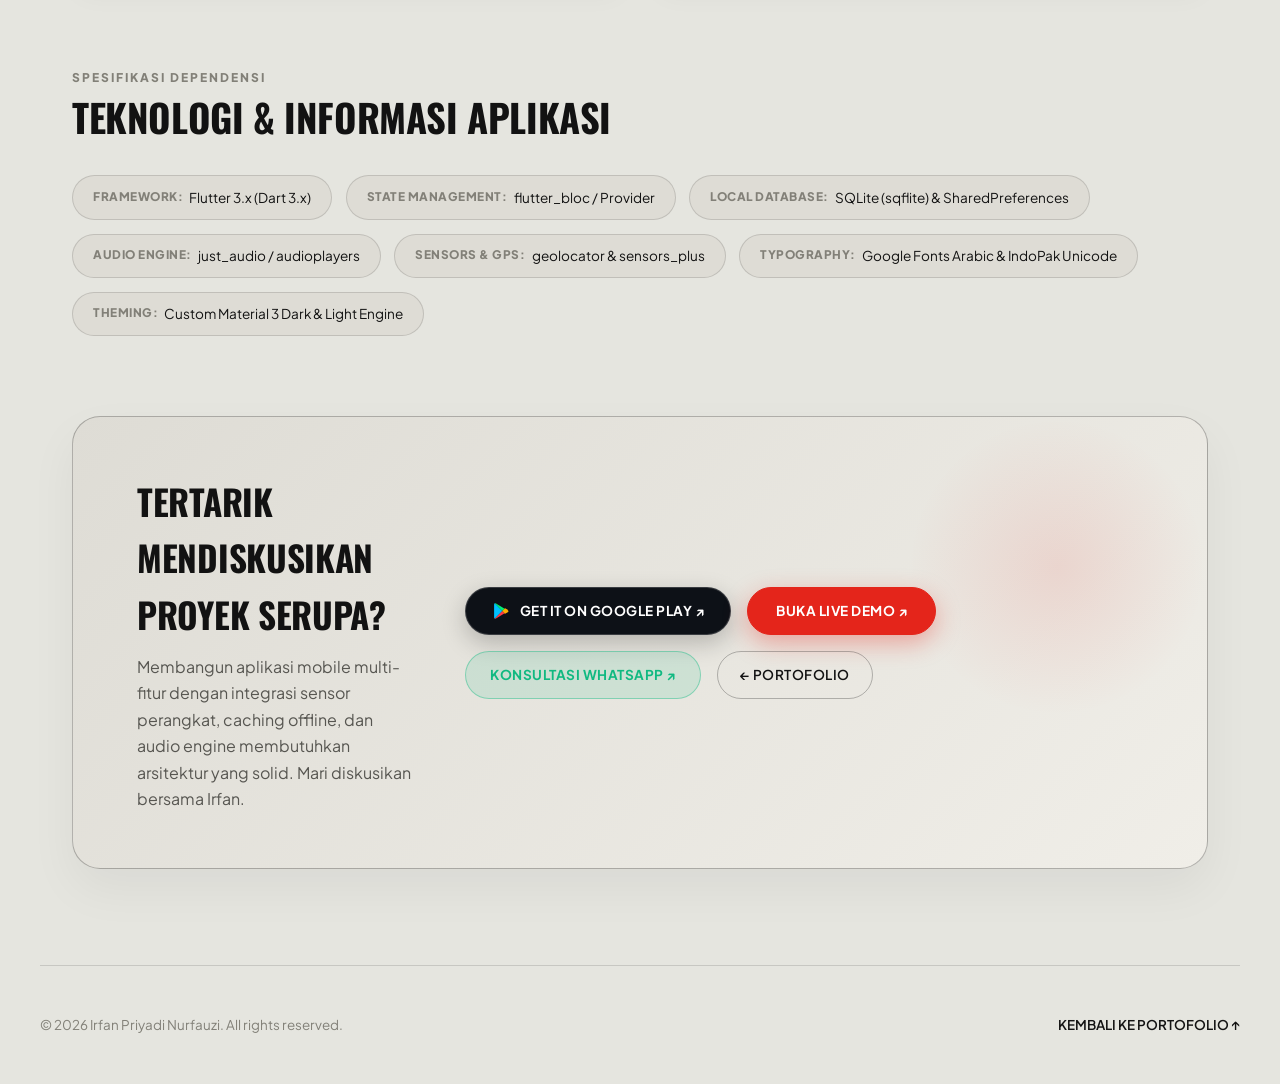
<file: project-muslim.html>
<!DOCTYPE html>
<html lang="id">

<head>
  <meta charset="UTF-8">
  <meta name="viewport" content="width=device-width, initial-scale=1.0">
  <meta name="description"
    content="My Alquran & Islamic Companion App - Aplikasi panduan ibadah komprehensif & tilawah Al-Qur'an digital dengan audio murottal qari per ayat, kiblat kompas GPS, dan kalender Hijriyah oleh Irfan Priyadi Nurfauzi.">
  <meta name="author" content="Irfan Priyadi Nurfauzi">
  <title>My Alquran &amp; Islamic Companion App | Detail Proyek Irfan Priyadi</title>

  <!-- Google Fonts: Oswald, Syne, Instrument Serif, Plus Jakarta Sans -->
  <link rel="preconnect" href="https://fonts.googleapis.com">
  <link rel="preconnect" href="https://fonts.gstatic.com" crossorigin>
  <link
    href="https://fonts.googleapis.com/css2?family=Instrument+Serif:ital@0;1&family=Oswald:wght@500;600;700;800&family=Plus+Jakarta+Sans:wght@400;500;600;700;800&family=Syne:wght@700;800&display=swap"
    rel="stylesheet">

  <link rel="stylesheet" href="style.css?v=20261015-06">
</head>

<body>

  <!-- TOP HEADER / NAV -->
  <header class="header-nav">
    <div class="container nav-wrapper">
      <a href="index.html" class="brand-tag">
        <span class="brand-dot"></span>
        <span>IRFAN PRIYADI</span>
      </a>

      <div class="nav-right-actions">
        <button id="theme-toggle-btn" class="theme-toggle-btn" aria-label="Ganti Tema">
          <span id="theme-icon">◐</span>
          <span id="theme-label">STONE</span>
        </button>

        <a href="index.html#portfolio" class="pill-btn pill-btn-outline" style="padding: 0.45rem 1rem; font-size: 0.78rem;">
          <span>← PORTOFOLIO</span>
        </a>
      </div>
    </div>
  </header>

  <main class="detail-page-wrapper muslim-page-theme">
    <div class="container">

      <!-- Breadcrumb & Back Link -->
      <nav class="detail-top-nav-bar" aria-label="Breadcrumb">
        <a href="index.html#portfolio" class="detail-back-link">
          <span>←</span>
          <span>Kembali ke Portofolio</span>
        </a>
        <div class="detail-breadcrumb">
          <a href="index.html">Beranda</a>
          <span class="sep">/</span>
          <a href="index.html#portfolio">Portofolio</a>
          <span class="sep">/</span>
          <span style="color: var(--text-primary); font-weight: 700;">My Alquran App</span>
        </div>
      </nav>

      <!-- HERO BOX (RICH GLASSMORPHISM CARD) -->
      <section class="detail-hero-box muslim-accent">
        <!-- Hero Header Row: Icon + Title & Badges in Unified Modern App Layout -->
        <div class="detail-hero-header-row">
          <div class="detail-app-icon-frame icon-placeholder" style="width: 82px; height: 82px; min-width: 82px; max-width: 82px; border-radius: 20px; overflow: hidden; flex-shrink: 0;">
            <span style="font-size: 2.2rem; line-height: 1;">🕌</span>
          </div>
          <div class="detail-hero-header-text">
            <div class="detail-badge-group">
              <span class="detail-badge-pill badge-muslim-purple">
                <span class="pulse-indicator"></span> ISLAMIC LIFESTYLE APP
              </span>
              <a href="https://play.google.com/store/apps/details?id=com.muslimapp.myquran.id" target="_blank" rel="noopener noreferrer"
                class="detail-badge-pill" style="background: rgba(1, 135, 95, 0.15); color: #01875f; border-color: rgba(1, 135, 95, 0.35); text-decoration: none;">
                ▶ GOOGLE PLAY STORE
              </a>
              <span class="detail-badge-pill badge-status-green">
                ✓ LIVE WEB DEMO READY
              </span>
              <span class="detail-badge-pill badge-enterprise">
                FLUTTER 3.X &bull; DART
              </span>
            </div>
            <h1 class="detail-hero-title">
              MY ALQURAN &amp;
              <span style="color: #7c3aed; font-weight: 700;">ISLAMIC COMPANION APP</span>
            </h1>
            <div class="detail-identity-sub">APLIKASI PANDUAN IBADAH KOMPREHENSIF &bull; CLEAN ARCHITECTURE &amp; BLOC</div>
          </div>
        </div>

        <p class="detail-hero-subtitle">
          Aplikasi panduan ibadah komprehensif &amp; tilawah Al-Qur'an digital yang dirancang untuk kenyamanan umat Muslim sehari-hari. Menghadirkan teks 114 surah beresolusi tinggi, transliterasi Latin fonetik, terjemahan resmi Kemenag RI, pemutar audio murottal qari merdu per ayat, kompas penunjuk arah kiblat berbasis sensor GPS, dan kalender Hijriyah otomatis.
        </p>

        <!-- Metric Highlights Strip -->
        <div class="detail-metrics-row">
          <div class="detail-metric-card">
            <div class="metric-number">114</div>
            <div class="metric-label">Surah Al-Qur'an Lengkap</div>
          </div>
          <div class="detail-metric-card">
            <div class="metric-number">Audio HD</div>
            <div class="metric-label">Murottal Qari Per Ayat</div>
          </div>
          <div class="detail-metric-card">
            <div class="metric-number">100%</div>
            <div class="metric-label">Offline-First SQLite Cache</div>
          </div>
          <div class="detail-metric-card">
            <div class="metric-number">GPS Sensor</div>
            <div class="metric-label">Kompas Kiblat &amp; Waktu Sholat</div>
          </div>
        </div>

        <!-- 4-Card Metadata Matrix -->
        <div class="detail-meta-grid">
          <div class="detail-meta-cell">
            <div class="meta-header">
              <span class="meta-icon">📱</span>
              <span class="label">Kategori Aplikasi</span>
            </div>
            <span class="value">Islamic Lifestyle &amp; Digital Holy Quran Platform</span>
          </div>
          <div class="detail-meta-cell">
            <div class="meta-header">
              <span class="meta-icon">👤</span>
              <span class="label">Peran &amp; Desain</span>
            </div>
            <span class="value">Mobile Flutter Developer &amp; UI/UX (Clean Arch &amp; BLoC)</span>
          </div>
          <div class="detail-meta-cell">
            <div class="meta-header">
              <span class="meta-icon">🛠️</span>
              <span class="label">Teknologi Utama</span>
            </div>
            <span class="value">Flutter 3.x, Dart, SQLite (sqflite), Just Audio, Geolocator</span>
          </div>
          <div class="detail-meta-cell">
            <div class="meta-header">
              <span class="meta-icon">▶️</span>
              <span class="label">Google Play Store</span>
            </div>
            <span class="value"><a href="https://play.google.com/store/apps/details?id=com.muslimapp.myquran.id" target="_blank" rel="noopener noreferrer" style="color: inherit; text-decoration: underline; font-weight: 600;">com.muslimapp.myquran.id ↗</a></span>
          </div>
        </div>

        <!-- Action Buttons Group -->
        <div class="detail-hero-actions">
          <a href="https://play.google.com/store/apps/details?id=com.muslimapp.myquran.id" target="_blank" rel="noopener noreferrer"
            class="pill-btn btn-playstore-action">
            <svg width="18" height="18" viewBox="0 0 24 24" fill="none" xmlns="http://www.w3.org/2000/svg" style="flex-shrink: 0;">
              <path d="M3.609 1.814L13.793 12 3.61 22.186a2.38 2.38 0 0 1-.61-.914c-.13-.37-.199-.76-.2-1.155V3.883c0-.395.07-.785.2-1.155.132-.37.34-.7.609-.914z" fill="#00C1FF"/>
              <path d="M17.403 8.391L13.793 12l-10.184-10.186c.36-.18.78-.23 1.201-.11.42.11.8.38 1.09.77l11.503 6.917z" fill="#00F076"/>
              <path d="M17.403 15.609l-3.61-3.609L3.61 22.186c.36.18.78.23 1.201.11.42-.11.8-.38 1.09-.77l11.503-6.917z" fill="#FF3A44"/>
              <path d="M21.054 10.493l-3.651-2.102L13.793 12l3.61 3.609 3.651-2.102c1.261-.72 1.261-1.894 0-2.614z" fill="#FFAE00"/>
            </svg>
            <span>GET IT ON GOOGLE PLAY ↗</span>
          </a>
          <a href="https://irfanpriyadi21.github.io/My-Al-Quran/" target="_blank" rel="noopener noreferrer"
            class="pill-btn btn-primary-action">
            <span>BUKA LIVE DEMO WEB ↗</span>
          </a>
          <a href="https://wa.me/6285694118211?text=Halo%20Irfan,%20saya%20tertarik%20dengan%20proyek%20Muslim%20App%20(My%20Alquran)%20Flutter"
            target="_blank" rel="noopener noreferrer" class="pill-btn btn-whatsapp-action">
            <span>KONSULTASI VIA WHATSAPP ↗</span>
          </a>
          <a href="index.html#portfolio" class="pill-btn pill-btn-outline" style="padding: 0.75rem 1.4rem;">
            <span>SEMUA PROYEK</span>
          </a>
        </div>
      </section>

      <!-- 1. INTERACTIVE SCREEN SHOWCASE SECTION -->
      <section class="detail-content-section">
        <div class="detail-section-header">
          <span class="detail-section-tag">SHOWCASE ANTARMUKA &amp; FITUR</span>
          <h2 class="detail-section-title">EKSPLORASI TAMPILAN &amp; FITUR UTAMA APLIKASI</h2>
        </div>

        <div class="detail-showcase-container">
          <div class="modal-showcase-grid">

            <!-- Left: Interactive Smartphone Mockup -->
            <div class="modal-phone-preview-col">
              <div class="modal-phone-chassis" style="border-color: #241a38;">
                <div class="phone-camera-island"></div>
                <div class="phone-screen-wrapper">
                  <img id="phone-screen-img" src="assets/images/project-muslim-dashboard.jpg"
                    alt="Preview Layar Beranda My Alquran App" class="modal-screen-active-img">
                </div>
              </div>
              <div class="phone-preview-caption" id="phone-screen-caption">
                <strong>Layar Beranda / Dashboard</strong> &mdash; Jam digital, penanggalan Hijriyah, 8 menu cepat, dan kutipan ayat harian.
              </div>
            </div>

            <!-- Right: Rich Feature Tabs & Content Panel -->
            <div class="modal-screen-tabs-col">
              <div class="modal-tabs-header">
                <span class="modal-section-label">PILIH MODUL FITUR UNTUK DILIHAT:</span>

                <!-- Feature Selector Cards -->
                <div class="detail-tab-cards-list" role="tablist">
                  <!-- Tab 1: Dashboard -->
                  <div class="detail-feature-tab-card detail-tab-btn active"
                    data-target-panel="panel-dashboard"
                    data-img="assets/images/project-muslim-dashboard.jpg"
                    data-alt="Preview Layar Beranda My Alquran App"
                    data-caption="<strong>Layar Beranda / Dashboard</strong> &mdash; Jam digital, penanggalan Hijriyah, 8 menu cepat, dan kutipan ayat harian."
                    role="tab" aria-selected="true">
                    <div class="detail-tab-icon-box">🕌</div>
                    <div class="detail-tab-text-box">
                      <div class="detail-tab-title">
                        <span>Beranda / Dashboard</span>
                        <span class="tab-active-pill">AKTIF</span>
                      </div>
                      <div class="detail-tab-subtitle">Jam digital, kalender Hijriyah, 8 menu ibadah cepat &amp; ayat harian</div>
                    </div>
                  </div>

                  <!-- Tab 2: Quran List -->
                  <div class="detail-feature-tab-card detail-tab-btn"
                    data-target-panel="panel-quran-list"
                    data-img="assets/images/project-muslim-quran-list.jpg"
                    data-alt="Preview Indeks 114 Surah Al-Qur'an"
                    data-caption="<strong>Indeks &amp; Katalog 114 Surah</strong> &mdash; Live search, filter Makkiyyah/Madaniyyah, dan kaligrafi nama surat."
                    role="tab" aria-selected="false">
                    <div class="detail-tab-icon-box">📖</div>
                    <div class="detail-tab-text-box">
                      <div class="detail-tab-title">
                        <span>Indeks Al-Qur'an</span>
                        <span class="tab-active-pill">AKTIF</span>
                      </div>
                      <div class="detail-tab-subtitle">Pencarian cerdas 114 surah, filter kategori Makkiyyah/Madaniyyah</div>
                    </div>
                  </div>

                  <!-- Tab 3: Quran Detail -->
                  <div class="detail-feature-tab-card detail-tab-btn"
                    data-target-panel="panel-quran-detail"
                    data-img="assets/images/project-muslim-quran-detail.jpg"
                    data-alt="Preview Pembaca Ayat & Audio Murottal"
                    data-caption="<strong>Baca Ayat &amp; Murottal</strong> &mdash; Teks Arab tajam, transliterasi Latin, terjemahan, audio player, dan bookmark."
                    role="tab" aria-selected="false">
                    <div class="detail-tab-icon-box">🎧</div>
                    <div class="detail-tab-text-box">
                      <div class="detail-tab-title">
                        <span>Baca Ayat &amp; Murottal</span>
                        <span class="tab-active-pill">AKTIF</span>
                      </div>
                      <div class="detail-tab-subtitle">Teks Arab IndoPak tajam, transliterasi Latin, terjemahan &amp; audio murottal</div>
                    </div>
                  </div>

                  <!-- Tab 4: Profile & Settings -->
                  <div class="detail-feature-tab-card detail-tab-btn"
                    data-target-panel="panel-profile"
                    data-img="assets/images/project-muslim-profile.jpg"
                    data-alt="Preview Profil Pengguna & Dark Mode"
                    data-caption="<strong>Profil &amp; Pengaturan</strong> &mdash; Sakelar Dark Mode, pengaturan bahasa antarmuka, dan privasi."
                    role="tab" aria-selected="false">
                    <div class="detail-tab-icon-box">🌙</div>
                    <div class="detail-tab-text-box">
                      <div class="detail-tab-title">
                        <span>Profil &amp; Dark Mode</span>
                        <span class="tab-active-pill">AKTIF</span>
                      </div>
                      <div class="detail-tab-subtitle">Preferensi tema gelap ramah mata, bahasa navigasi &amp; privasi akun</div>
                    </div>
                  </div>
                </div>
              </div>

              <!-- Feature Details Panel -->
              <div class="detail-tab-content-panels">
                <!-- Panel 1: Dashboard -->
                <div class="detail-screen-panel active" id="panel-dashboard">
                  <h4 class="panel-screen-title">Beranda Utama (Dashboard Ibadah Terpadu)</h4>
                  <p class="panel-screen-desc">
                    Dirancang sebagai pusat aktivitas harian pengguna dengan tata letak bersih, intuitif, dan bebas distraksi, memudahkan navigasi ke seluruh fitur ibadah penting dalam satu sentuhan.
                  </p>
                  <ul class="panel-feature-list">
                    <li><strong>Jam Digital &amp; Penanggalan Kalender Hijriyah:</strong> Menampilkan waktu lokal presisi serta tanggal kalender Islam otomatis (contoh: <em>27 Rabi' Al-Thani 1448 H</em>).</li>
                    <li><strong>8 Menu Akses Cepat (Quick Access Grid):</strong>
                      <div class="mini-tag-grid" style="margin-top: 0.5rem;">
                        <span class="mini-menu-chip">1. Al-Quran</span>
                        <span class="mini-menu-chip">2. Doa Harian</span>
                        <span class="mini-menu-chip">3. Arah Kiblat</span>
                        <span class="mini-menu-chip">4. Hadits</span>
                        <span class="mini-menu-chip">5. Jadwal Shalat</span>
                        <span class="mini-menu-chip">6. Dzikir &amp; Tasbih</span>
                        <span class="mini-menu-chip">7. Masjid Terdekat</span>
                        <span class="mini-menu-chip">8. Fitur Lainnya</span>
                      </div>
                    </li>
                    <li><strong>Widget "Kata Mutiara Islami":</strong> Menghadirkan ayat-ayat tadabbur Al-Qur'an harian (contoh: <em>QS. Al-Baqarah: 216</em>) untuk motivasi dan ketenangan hati pengguna.</li>
                    <li><strong>Header Personal &amp; Notifikasi:</strong> Menyapa pengguna secara personal dengan status akun serta ikon lonceng untuk notifikasi waktu sholat dan pengingat tilawah.</li>
                  </ul>
                </div>

                <!-- Panel 2: Quran List -->
                <div class="detail-screen-panel" id="panel-quran-list">
                  <h4 class="panel-screen-title">Katalog &amp; Indeks 114 Surah Al-Qur'an</h4>
                  <p class="panel-screen-desc">
                    Memungkinkan eksplorasi seluruh surah Al-Qur'an dengan pencarian instan dan filter kategori tempat turunnya wahyu, mempermudah pengguna menemukan surat yang ingin dibaca.
                  </p>
                  <ul class="panel-feature-list">
                    <li><strong>Pencarian Cerdas (Live Search):</strong> Fitur filter cepat berdasarkan nama surah, nomor surat, maupun terjemahan/arti surat.</li>
                    <li><strong>Filter Kategori Surah:</strong> Tab pengelompokan surah <em>Semua</em>, <em>Makkiyyah</em>, dan <em>Madaniyyah</em>.</li>
                    <li><strong>Ornamen Lencana Bintang Islami:</strong> Nomor urut surah dihiasi ornamen bintang segi delapan (Islamic Octagram star badge) dengan aksen warna ungu yang anggun.</li>
                    <li><strong>Info Metadata Surah:</strong> Setiap kartu surah memuat nama latin, kaligrafi Arab resmi (misal: الفاتحة, البقرة, آل عمران), tempat turun surat, dan total jumlah ayat.</li>
                    <li><strong>Kontrol Ukuran Teks ("TT"):</strong> Tombol penyesuai ukuran font langsung dari bar judul untuk kenyamanan pembaca.</li>
                  </ul>
                </div>

                <!-- Panel 3: Quran Detail -->
                <div class="detail-screen-panel" id="panel-quran-detail">
                  <h4 class="panel-screen-title">Baca Ayat &amp; Pemutar Audio Murottal (Surat View)</h4>
                  <p class="panel-screen-desc">
                    Pengalaman membaca Al-Qur'an digital yang imersif dan terstruktur dengan penyajian teks Arab berkualitas tinggi, transliterasi Latin, terjemahan resmi, serta audio qari merdu per ayat.
                  </p>
                  <ul class="panel-feature-list">
                    <li><strong>Header Surah Eksklusif:</strong> Banner gradien ungu dengan kaligrafi Basmalah, informasi tempat turun, total ayat, dan tombol <em>ⓘ Info Surat</em> untuk melihat asbabun nuzul.</li>
                    <li><strong>Tiga Lapisan Pembacaan per Ayat:</strong> Teks Arab beresolusi tinggi yang nyaman dibaca, transliterasi Latin (fonetik bacaan), serta terjemahan bahasa Indonesia resmi Kemenag.</li>
                    <li><strong>Fitur Interaktif per Ayat:</strong> Pemutar murottal audio per ayat, share kutipan ayat ke WhatsApp/sosial media, dan bookmark penanda bacaan terakhir.</li>
                    <li><strong>Mode Baca Mushaf PDF:</strong> Ikon akses cepat untuk menampilkan versi PDF atau mushaf cetak standar.</li>
                  </ul>
                </div>

                <!-- Panel 4: Profile -->
                <div class="detail-screen-panel" id="panel-profile">
                  <h4 class="panel-screen-title">Profil Pengguna &amp; Preferensi Aplikasi</h4>
                  <p class="panel-screen-desc">
                    Pusat kustomisasi pengalaman pengguna yang mencakup pengaturan tema visual, bahasa antarmuka, privasi, dan akun pengguna.
                  </p>
                  <ul class="panel-feature-list">
                    <li><strong>Dukungan Dark Mode (Mode Gelap):</strong> Toggle sakelar instan untuk beralih antara tema terang dan tema gelap yang ramah mata saat membaca di malam hari.</li>
                    <li><strong>Pengaturan Multi-Bahasa:</strong> Dukungan lokalisasi bahasa (Bahasa Indonesia) untuk seluruh teks navigasi aplikasi.</li>
                    <li><strong>Manajemen Profil &amp; Akun:</strong> Informasi akun pengguna (nama, email, inisial avatar) untuk sinkronisasi bookmark dan riwayat bacaan.</li>
                    <li><strong>Kebijakan Privasi &amp; Tentang Aplikasi:</strong> Menjamin transparansi penggunaan sensor lokasi/GPS hanya untuk perhitungan kiblat dan jadwal sholat.</li>
                  </ul>
                </div>
              </div>
            </div>

          </div>
        </div>
      </section>

      <!-- 2. HIGH-RESOLUTION SCREENSHOTS GALLERY SECTION -->
      <section class="detail-gallery-section">
        <div class="detail-section-header">
          <span class="detail-section-tag">GALERI DOKUMENTASI SISTEM</span>
          <h2 class="detail-section-title">TAMPILAN INTERAKTIF RESOLUSI TINGGI (HD)</h2>
        </div>

        <div class="detail-gallery-track">
          <!-- Card 1 -->
          <div class="detail-gallery-card">
            <div class="gallery-card-thumb">
              <img src="assets/images/project-muslim-dashboard.jpg" alt="Dashboard Beranda & Jadwal Sholat" loading="lazy">
            </div>
            <div class="gallery-card-body">
              <h4>Dashboard &amp; Kalender Hijriyah</h4>
              <p>Waktu lokal presisi, kalender Islam otomatis, mutiara Qurani, dan 8 menu cepat.</p>
            </div>
          </div>

          <!-- Card 2 -->
          <div class="detail-gallery-card">
            <div class="gallery-card-thumb">
              <img src="assets/images/project-muslim-quran-list.jpg" alt="Katalog 114 Surah Al-Qur'an" loading="lazy">
            </div>
            <div class="gallery-card-body">
              <h4>Katalog 114 Surah Al-Qur'an</h4>
              <p>Indeks surah lengkap, filter Makkiyyah/Madaniyyah, dan kaligrafi Arab resmi.</p>
            </div>
          </div>

          <!-- Card 3 -->
          <div class="detail-gallery-card">
            <div class="gallery-card-thumb">
              <img src="assets/images/project-muslim-quran-detail.jpg" alt="Baca Ayat & Audio Murottal" loading="lazy">
            </div>
            <div class="gallery-card-body">
              <h4>Tilawah &amp; Audio Murottal</h4>
              <p>Teks Arab beresolusi tinggi, transliterasi Latin, terjemahan resmi, dan pemutar audio.</p>
            </div>
          </div>

          <!-- Card 4 -->
          <div class="detail-gallery-card">
            <div class="gallery-card-thumb">
              <img src="assets/images/project-muslim-profile.jpg" alt="Preferensi Profil & Dark Mode" loading="lazy">
            </div>
            <div class="gallery-card-body">
              <h4>Profil &amp; Mode Gelap</h4>
              <p>Kustomisasi tema Dark Mode, sinkronisasi bookmark riwayat tilawah, dan pengaturan.</p>
            </div>
          </div>
        </div>
      </section>

      <!-- 3. TECHNICAL ARCHITECTURE SECTION -->
      <section class="detail-content-section">
        <div class="detail-section-header">
          <span class="detail-section-tag">ENGINEERING &amp; KEANDALAN</span>
          <h2 class="detail-section-title">ARSITEKTUR TEKNIS &amp; HIGHLIGHT IMPLEMENTASI</h2>
        </div>

        <div class="modal-arch-grid">
          <div class="modal-arch-card">
            <div class="arch-card-header">
              <span class="arch-icon">🏛️</span>
              <h4>CLEAN ARCHITECTURE &amp; BLOC</h4>
            </div>
            <p>
              Struktur kode modular memisahkan Data Layer (API &amp; Local DB), Domain Layer (Use Cases), dan Presentation Layer. Menggunakan BLoC untuk alur state management yang predictable, testable, dan reaktif.
            </p>
          </div>

          <div class="modal-arch-card">
            <div class="arch-card-header">
              <span class="arch-icon">⚡</span>
              <h4>OFFLINE-FIRST &amp; SQLITE CACHING</h4>
            </div>
            <p>
              Seluruh basis data ayat Al-Qur'an, terjemahan, dan bookmark di-cache secara lokal ke dalam SQLite database. Memungkinkan pengguna membaca seluruh surah tanpa ketergantungan koneksi internet.
            </p>
          </div>

          <div class="modal-arch-card">
            <div class="arch-card-header">
              <span class="arch-icon">🧭</span>
              <h4>SENSOR KOMPAS &amp; GPS REAL-TIME</h4>
            </div>
            <p>
              Integrasi sensor magnetometer perangkat dan GPS geolocator untuk menghitung azimut sudut Kiblat ke arah Ka'bah di Mekkah secara akurat, serta menentukan jadwal shalat 5 waktu otomatis.
            </p>
          </div>

          <div class="modal-arch-card">
            <div class="arch-card-header">
              <span class="arch-icon">🎧</span>
              <h4>AUDIO STREAMING ENGINE</h4>
            </div>
            <p>
              Pemutar audio Murottal qari per ayat dengan manajemen audio playback state yang presisi, mendukung background audio session, kontrol pause/resume yang responsif, dan konsumsi baterai yang efisien.
            </p>
          </div>
        </div>
      </section>

      <!-- 3. TECH SPECS & DEPENDENCIES -->
      <section class="detail-content-section">
        <div class="detail-section-header">
          <span class="detail-section-tag">SPESIFIKASI DEPENDENSI</span>
          <h2 class="detail-section-title">TEKNOLOGI &amp; INFORMASI APLIKASI</h2>
        </div>

        <div class="modal-specs-badges">
          <div class="spec-pill"><strong>Framework:</strong> Flutter 3.x (Dart 3.x)</div>
          <div class="spec-pill"><strong>State Management:</strong> flutter_bloc / Provider</div>
          <div class="spec-pill"><strong>Local Database:</strong> SQLite (sqflite) &amp; SharedPreferences</div>
          <div class="spec-pill"><strong>Audio Engine:</strong> just_audio / audioplayers</div>
          <div class="spec-pill"><strong>Sensors &amp; GPS:</strong> geolocator &amp; sensors_plus</div>
          <div class="spec-pill"><strong>Typography:</strong> Google Fonts Arabic &amp; IndoPak Unicode</div>
          <div class="spec-pill"><strong>Theming:</strong> Custom Material 3 Dark &amp; Light Engine</div>
        </div>
      </section>

      <!-- 4. CONSULTATION & BOTTOM CTA -->
      <section class="detail-cta-card">
        <div class="detail-cta-text">
          <h3>Tertarik Mendiskusikan Proyek Serupa?</h3>
          <p>
            Membangun aplikasi mobile multi-fitur dengan integrasi sensor perangkat, caching offline, dan audio engine membutuhkan arsitektur yang solid. Mari diskusikan bersama Irfan.
          </p>
        </div>
        <div class="detail-cta-actions">
          <a href="https://play.google.com/store/apps/details?id=com.muslimapp.myquran.id" target="_blank" rel="noopener noreferrer"
            class="pill-btn btn-playstore-action">
            <svg width="18" height="18" viewBox="0 0 24 24" fill="none" xmlns="http://www.w3.org/2000/svg" style="flex-shrink: 0;">
              <path d="M3.609 1.814L13.793 12 3.61 22.186a2.38 2.38 0 0 1-.61-.914c-.13-.37-.199-.76-.2-1.155V3.883c0-.395.07-.785.2-1.155.132-.37.34-.7.609-.914z" fill="#00C1FF"/>
              <path d="M17.403 8.391L13.793 12l-10.184-10.186c.36-.18.78-.23 1.201-.11.42.11.8.38 1.09.77l11.503 6.917z" fill="#00F076"/>
              <path d="M17.403 15.609l-3.61-3.609L3.61 22.186c.36.18.78.23 1.201.11.42-.11.8-.38 1.09-.77l11.503-6.917z" fill="#FF3A44"/>
              <path d="M21.054 10.493l-3.651-2.102L13.793 12l3.61 3.609 3.651-2.102c1.261-.72 1.261-1.894 0-2.614z" fill="#FFAE00"/>
            </svg>
            <span>GET IT ON GOOGLE PLAY ↗</span>
          </a>
          <a href="https://irfanpriyadi21.github.io/My-Al-Quran/" target="_blank" rel="noopener noreferrer"
            class="pill-btn btn-primary-action">
            <span>BUKA LIVE DEMO ↗</span>
          </a>
          <a href="https://wa.me/6285694118211?text=Halo%20Irfan,%20saya%20tertarik%20dengan%20proyek%20Muslim%20App%20(My%20Alquran)%20Flutter"
            target="_blank" rel="noopener noreferrer" class="pill-btn btn-whatsapp-action">
            <span>KONSULTASI WHATSAPP ↗</span>
          </a>
          <a href="index.html#portfolio" class="pill-btn pill-btn-outline" style="padding: 0.75rem 1.4rem;">
            <span>← PORTOFOLIO</span>
          </a>
        </div>
      </section>

    </div>
  </main>

  <!-- FOOTER -->
  <footer class="footer-editorial container">
    <div>
      &copy; 2026 Irfan Priyadi Nurfauzi. All rights reserved.
    </div>
    <div>
      <a href="index.html#portfolio" style="font-weight: 600; color: var(--text-primary);">KEMBALI KE PORTOFOLIO ↑</a>
    </div>
  </footer>

  <!-- Toast Notification -->
  <div class="toast" id="toast">Tersalin ke clipboard</div>

  <script src="project-detail.js?v=20261015-04"></script>
</body>

</html>
</file>
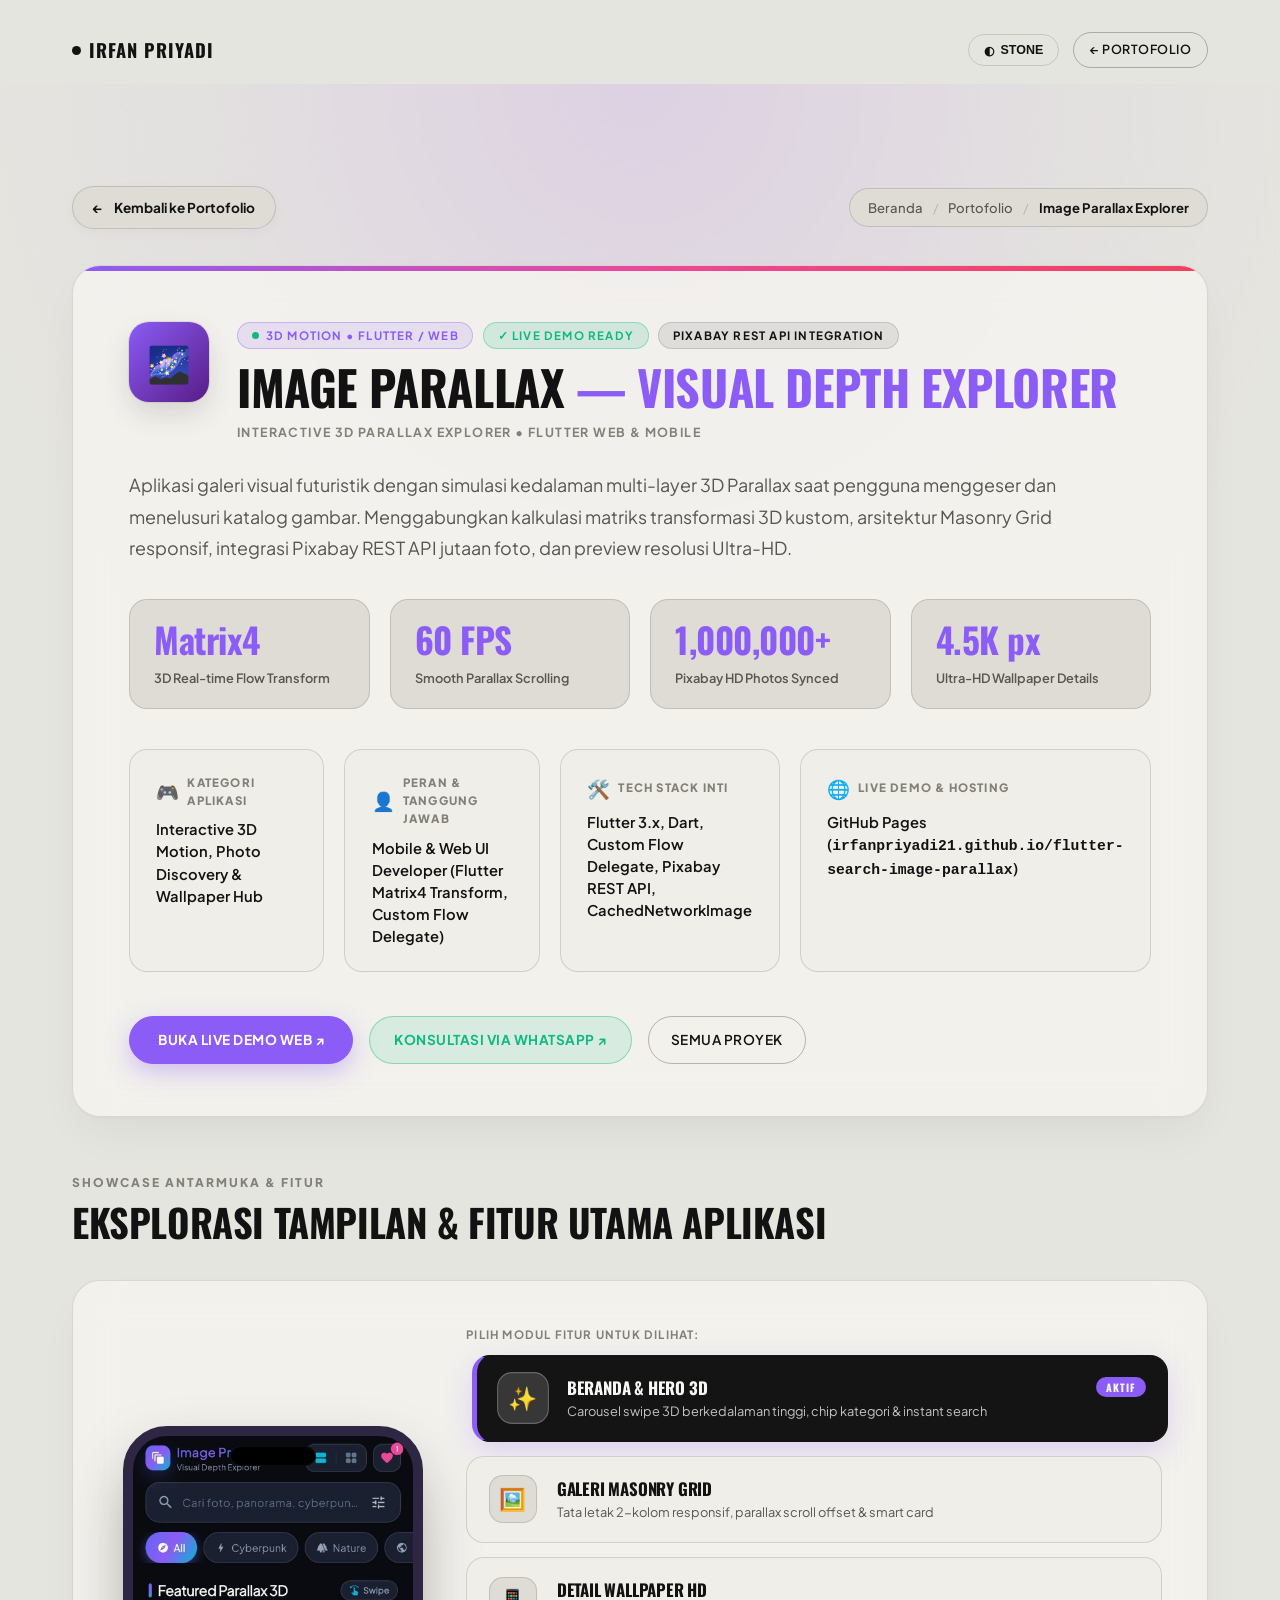
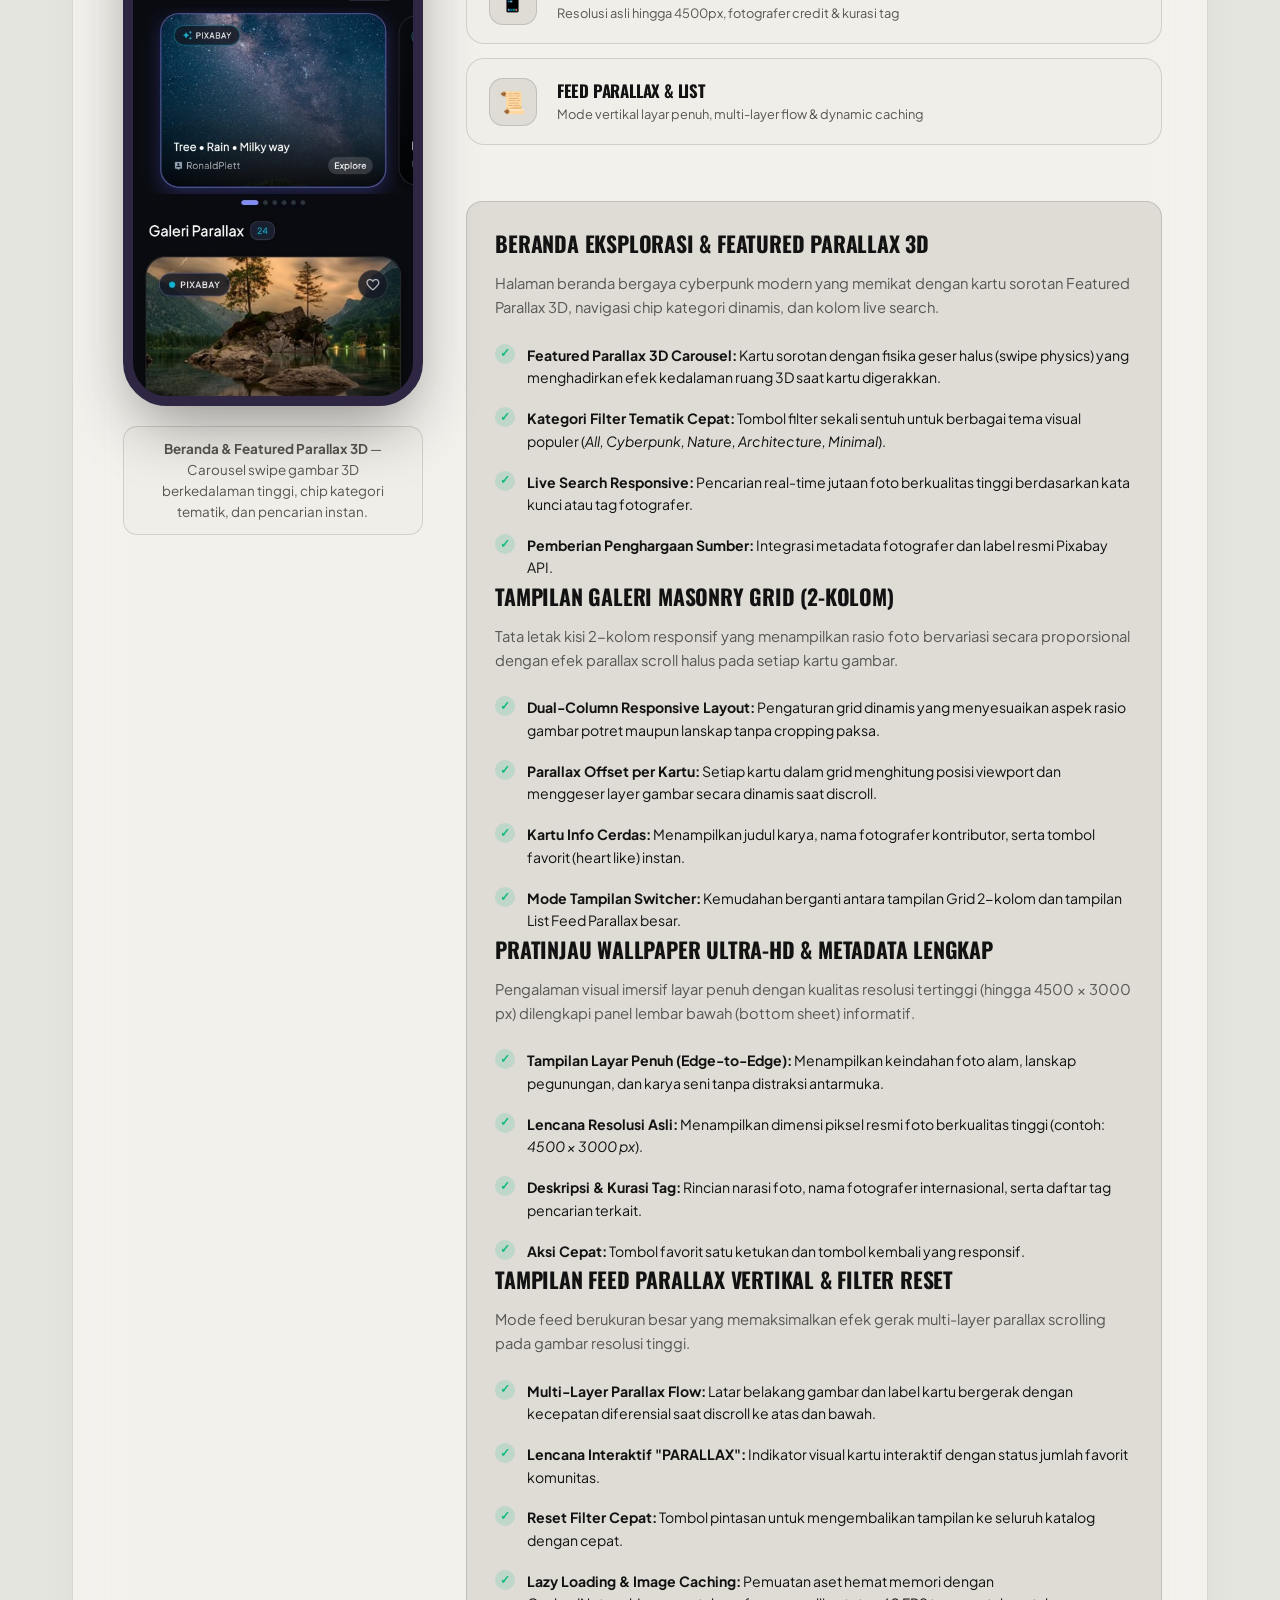
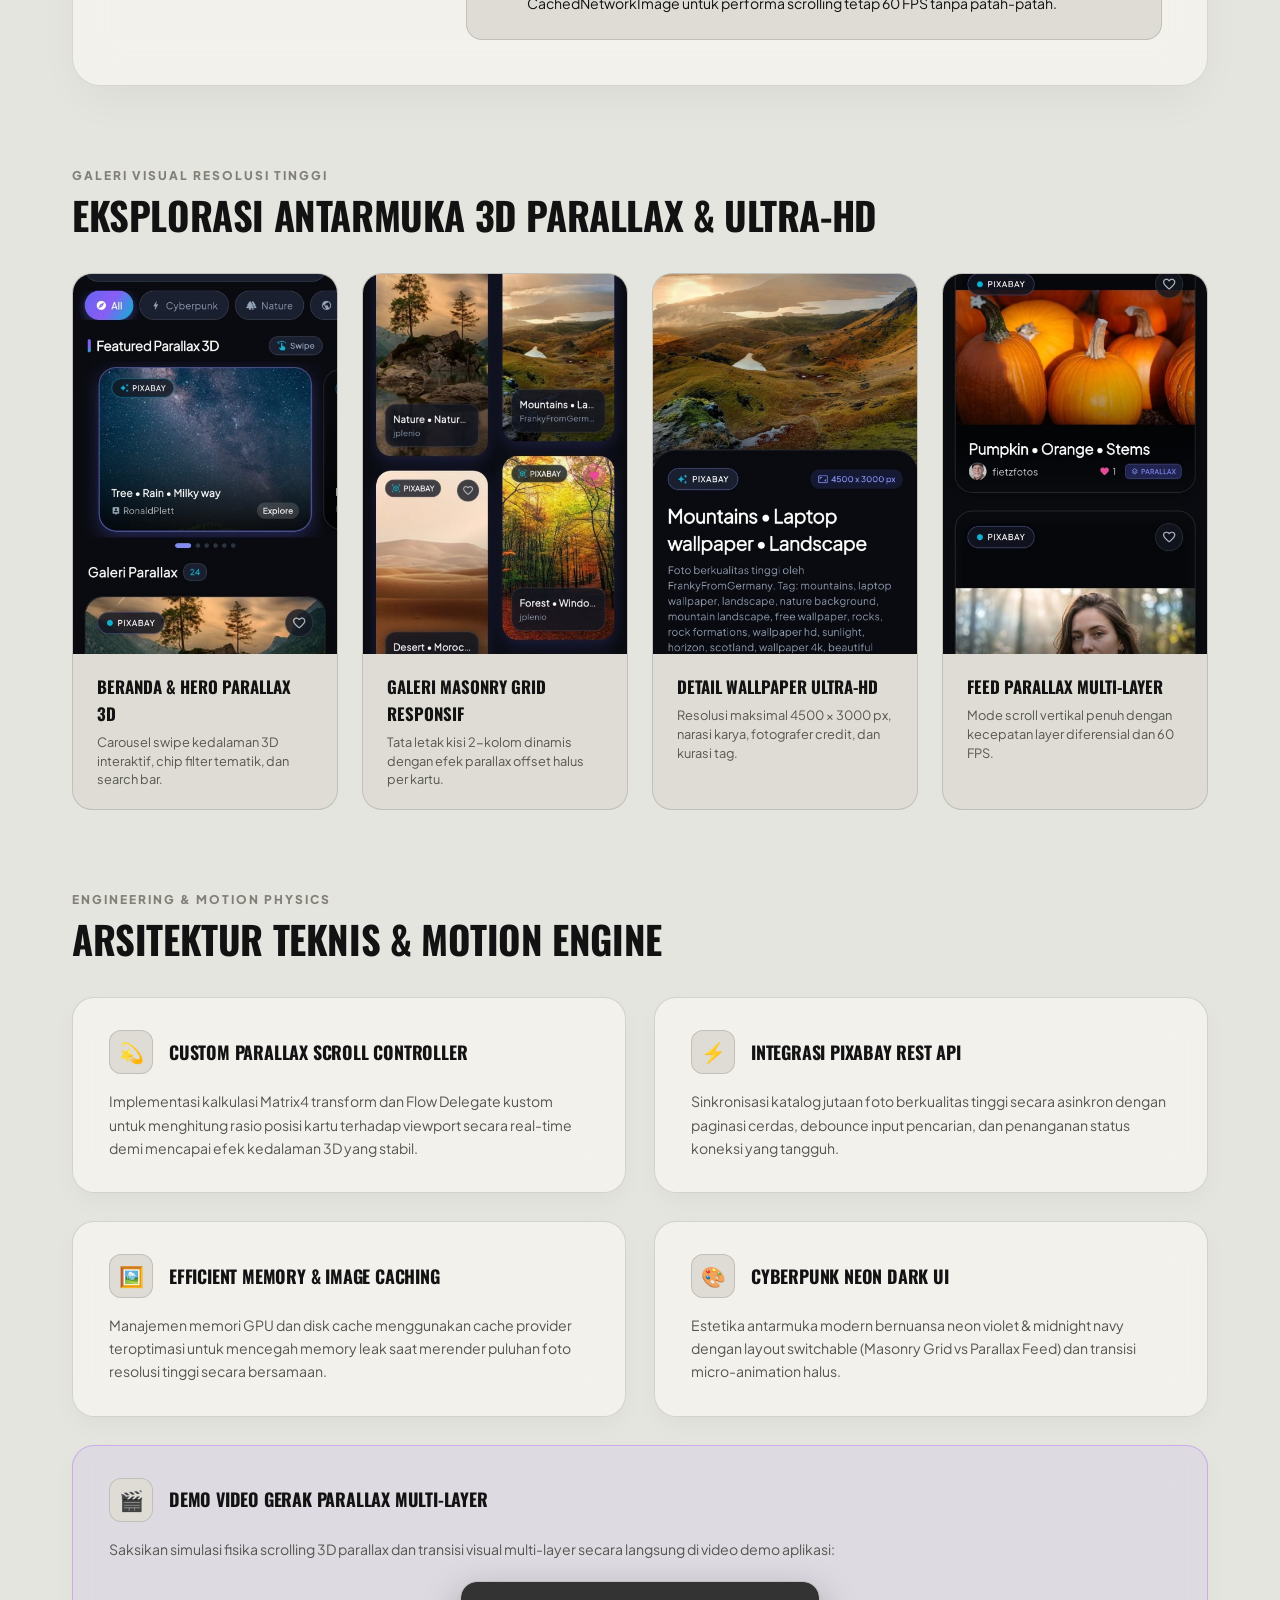
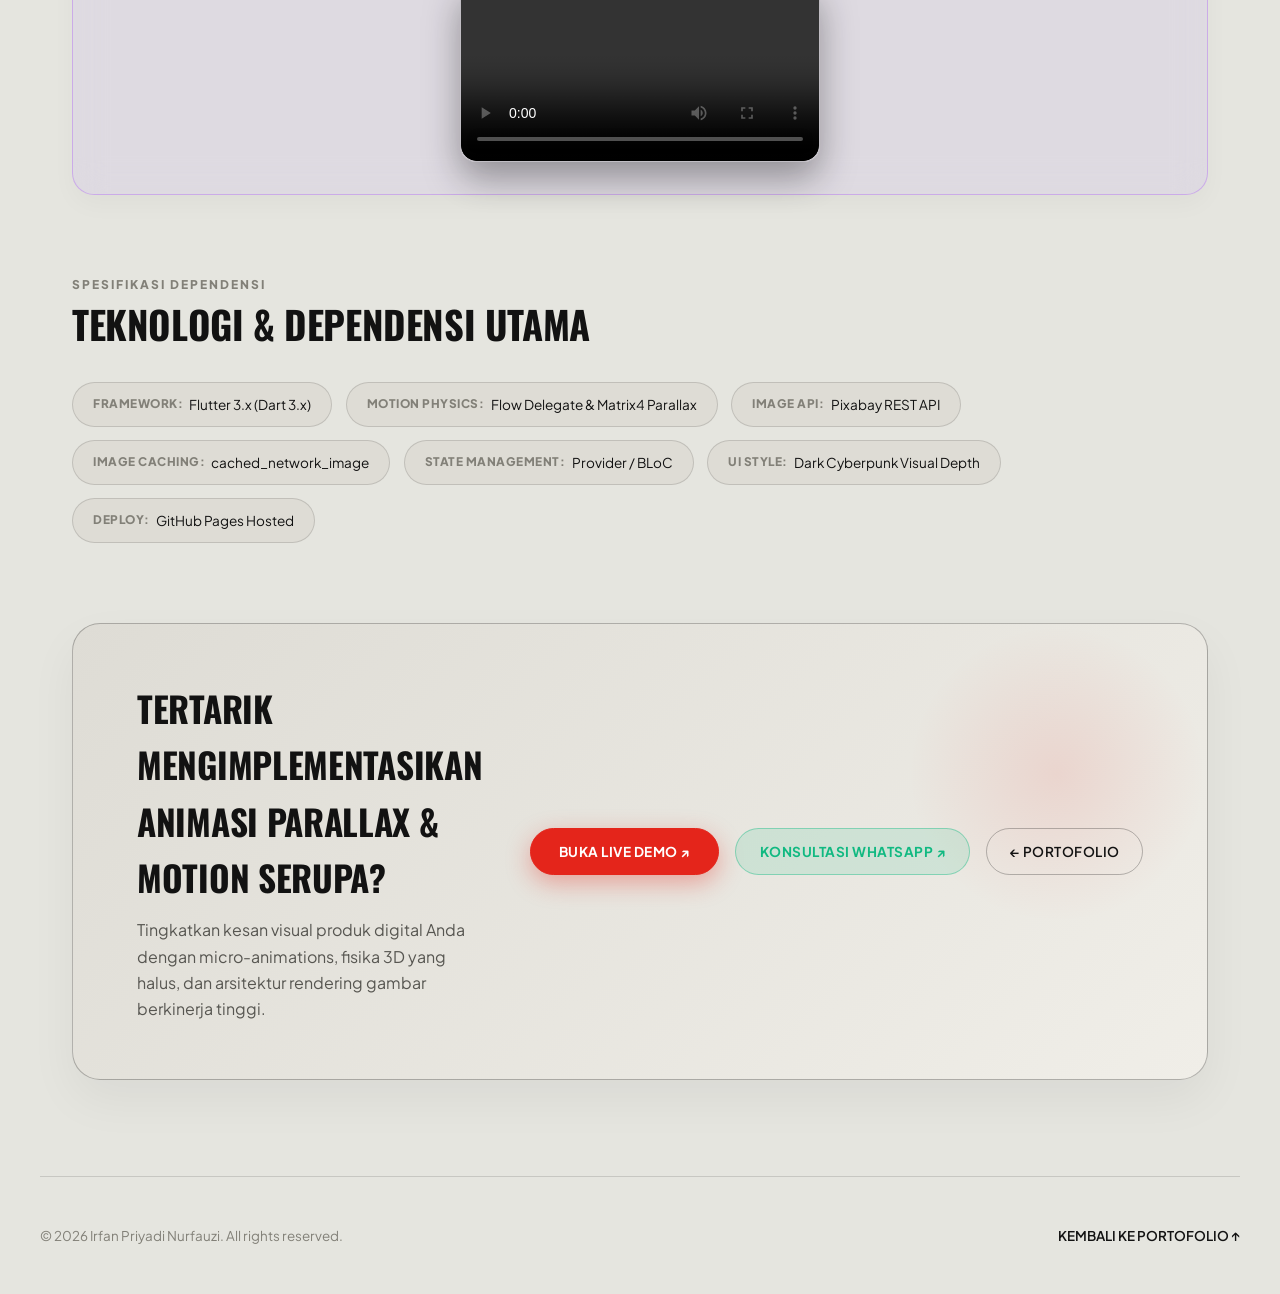
<file: project-parallax.html>
<!DOCTYPE html>
<html lang="id">

<head>
  <meta charset="UTF-8">
  <meta name="viewport" content="width=device-width, initial-scale=1.0">
  <meta name="description"
    content="Image Parallax Visual Depth Explorer - Aplikasi galeri visual interaktif dengan simulasi kedalaman multi-layer 3D Parallax, integrasi Pixabay REST API, dan wallpaper Ultra-HD oleh Irfan Priyadi Nurfauzi.">
  <meta name="author" content="Irfan Priyadi Nurfauzi">
  <title>Image Parallax - Visual Depth Explorer | Detail Proyek Irfan Priyadi</title>

  <!-- Google Fonts: Oswald, Syne, Instrument Serif, Plus Jakarta Sans -->
  <link rel="preconnect" href="https://fonts.googleapis.com">
  <link rel="preconnect" href="https://fonts.gstatic.com" crossorigin>
  <link
    href="https://fonts.googleapis.com/css2?family=Instrument+Serif:ital@0;1&family=Oswald:wght@500;600;700&family=Plus+Jakarta+Sans:wght@400;500;600;700&family=Syne:wght@700;800&display=swap"
    rel="stylesheet">

  <link rel="stylesheet" href="style.css?v=20261015-06">
</head>

<body>

  <!-- TOP HEADER / NAV -->
  <header class="header-nav">
    <div class="container nav-wrapper">
      <a href="index.html" class="brand-tag">
        <span class="brand-dot"></span>
        <span>IRFAN PRIYADI</span>
      </a>

      <div class="nav-right-actions">
        <button id="theme-toggle-btn" class="theme-toggle-btn" aria-label="Ganti Tema">
          <span id="theme-icon">◐</span>
          <span id="theme-label">STONE</span>
        </button>

        <a href="index.html#portfolio" class="pill-btn pill-btn-outline" style="padding: 0.45rem 1rem; font-size: 0.78rem;">
          <span>← PORTOFOLIO</span>
        </a>
      </div>
    </div>
  </header>

  <main class="detail-page-wrapper parallax-page-theme">
    <div class="container">

      <!-- Breadcrumb & Back Link -->
      <nav class="detail-top-nav-bar" aria-label="Breadcrumb">
        <a href="index.html#portfolio" class="detail-back-link">
          <span>←</span>
          <span>Kembali ke Portofolio</span>
        </a>
        <div class="detail-breadcrumb">
          <a href="index.html">Beranda</a>
          <span class="sep">/</span>
          <a href="index.html#portfolio">Portofolio</a>
          <span class="sep">/</span>
          <span style="color: var(--text-primary); font-weight: 700;">Image Parallax Explorer</span>
        </div>
      </nav>

      <!-- HERO BOX (RICH GLASSMORPHISM CARD) -->
      <section class="detail-hero-box parallax-accent">
        <!-- Hero Header Row: Icon + Title & Badges in Unified Modern App Layout -->
        <div class="detail-hero-header-row">
          <div class="detail-app-icon-frame parallax-icon-frame" style="width: 82px; height: 82px; min-width: 82px; max-width: 82px; border-radius: 20px; overflow: hidden; flex-shrink: 0;">
            <span style="font-size: 2.2rem; line-height: 1;">🌌</span>
          </div>
          <div class="detail-hero-header-text">
            <div class="detail-badge-group">
              <span class="detail-badge-pill badge-parallax-violet">
                <span class="pulse-indicator"></span> 3D MOTION &bull; FLUTTER / WEB
              </span>
              <span class="detail-badge-pill badge-status-green">
                ✓ LIVE DEMO READY
              </span>
              <span class="detail-badge-pill badge-enterprise">
                PIXABAY REST API INTEGRATION
              </span>
            </div>
            <h1 class="detail-hero-title">
              IMAGE PARALLAX
              <span style="color: #8b5cf6; font-weight: 700;">&mdash; VISUAL DEPTH EXPLORER</span>
            </h1>
            <div class="detail-identity-sub">INTERACTIVE 3D PARALLAX EXPLORER &bull; FLUTTER WEB &amp; MOBILE</div>
          </div>
        </div>

        <p class="detail-hero-subtitle">
          Aplikasi galeri visual futuristik dengan simulasi kedalaman multi-layer 3D Parallax saat pengguna menggeser dan menelusuri katalog gambar. Menggabungkan kalkulasi matriks transformasi 3D kustom, arsitektur Masonry Grid responsif, integrasi Pixabay REST API jutaan foto, dan preview resolusi Ultra-HD.
        </p>

        <!-- Metric Highlights Strip -->
        <div class="detail-metrics-row">
          <div class="detail-metric-card">
            <div class="metric-number">Matrix4</div>
            <div class="metric-label">3D Real-time Flow Transform</div>
          </div>
          <div class="detail-metric-card">
            <div class="metric-number">60 FPS</div>
            <div class="metric-label">Smooth Parallax Scrolling</div>
          </div>
          <div class="detail-metric-card">
            <div class="metric-number">1,000,000+</div>
            <div class="metric-label">Pixabay HD Photos Synced</div>
          </div>
          <div class="detail-metric-card">
            <div class="metric-number">4.5K px</div>
            <div class="metric-label">Ultra-HD Wallpaper Details</div>
          </div>
        </div>

        <!-- 4-Card Metadata Matrix -->
        <div class="detail-meta-grid">
          <div class="detail-meta-cell">
            <div class="meta-header">
              <span class="meta-icon">🎮</span>
              <span class="label">Kategori Aplikasi</span>
            </div>
            <span class="value">Interactive 3D Motion, Photo Discovery &amp; Wallpaper Hub</span>
          </div>
          <div class="detail-meta-cell">
            <div class="meta-header">
              <span class="meta-icon">👤</span>
              <span class="label">Peran &amp; Tanggung Jawab</span>
            </div>
            <span class="value">Mobile &amp; Web UI Developer (Flutter Matrix4 Transform, Custom Flow Delegate)</span>
          </div>
          <div class="detail-meta-cell">
            <div class="meta-header">
              <span class="meta-icon">🛠️</span>
              <span class="label">Tech Stack Inti</span>
            </div>
            <span class="value">Flutter 3.x, Dart, Custom Flow Delegate, Pixabay REST API, CachedNetworkImage</span>
          </div>
          <div class="detail-meta-cell">
            <div class="meta-header">
              <span class="meta-icon">🌐</span>
              <span class="label">Live Demo &amp; Hosting</span>
            </div>
            <span class="value">GitHub Pages (<code>irfanpriyadi21.github.io/flutter-search-image-parallax</code>)</span>
          </div>
        </div>

        <!-- Action Buttons Group -->
        <div class="detail-hero-actions">
          <a href="https://irfanpriyadi21.github.io/flutter-search-image-parallax/" target="_blank"
            rel="noopener noreferrer" class="pill-btn btn-primary-action">
            <span>BUKA LIVE DEMO WEB ↗</span>
          </a>
          <a href="https://wa.me/6285694118211?text=Halo%20Irfan,%20saya%20tertarik%20dengan%20proyek%20Image%20Parallax%20Flutter"
            target="_blank" rel="noopener noreferrer" class="pill-btn btn-whatsapp-action">
            <span>KONSULTASI VIA WHATSAPP ↗</span>
          </a>
          <a href="index.html#portfolio" class="pill-btn pill-btn-outline" style="padding: 0.75rem 1.4rem;">
            <span>SEMUA PROYEK</span>
          </a>
        </div>
      </section>

      <!-- 1. INTERACTIVE SCREEN SHOWCASE SECTION -->
      <section class="detail-content-section">
        <div class="detail-section-header">
          <span class="detail-section-tag">SHOWCASE ANTARMUKA &amp; FITUR</span>
          <h2 class="detail-section-title">EKSPLORASI TAMPILAN &amp; FITUR UTAMA APLIKASI</h2>
        </div>

        <div class="detail-showcase-container">
          <div class="modal-showcase-grid">

            <!-- Left: Interactive Smartphone Mockup -->
            <div class="modal-phone-preview-col">
              <div class="modal-phone-chassis" style="border-color: #2e2642;">
                <div class="phone-camera-island"></div>
                <div class="phone-screen-wrapper">
                  <img id="phone-screen-img" src="assets/images/project-parallax-home.jpg"
                    alt="Preview Layar Image Parallax Beranda" class="modal-screen-active-img">
                </div>
              </div>
              <div class="phone-preview-caption" id="phone-screen-caption">
                <strong>Beranda &amp; Featured Parallax 3D</strong> &mdash; Carousel swipe gambar 3D berkedalaman tinggi, chip kategori tematik, dan pencarian instan.
              </div>
            </div>

            <!-- Right: Rich Feature Tabs & Content Panel -->
            <div class="modal-screen-tabs-col">
              <div class="modal-tabs-header">
                <span class="modal-section-label">PILIH MODUL FITUR UNTUK DILIHAT:</span>

                <!-- Feature Selector Cards -->
                <div class="detail-tab-cards-list" role="tablist">
                  <!-- Tab 1: Home -->
                  <div class="detail-feature-tab-card detail-tab-btn active"
                    data-target-panel="parallax-panel-home"
                    data-img="assets/images/project-parallax-home.jpg"
                    data-alt="Preview Layar Image Parallax Beranda"
                    data-caption="<strong>Beranda &amp; Featured Parallax 3D</strong> &mdash; Carousel swipe gambar 3D berkedalaman tinggi, chip kategori tematik, dan pencarian instan."
                    role="tab" aria-selected="true">
                    <div class="detail-tab-icon-box">✨</div>
                    <div class="detail-tab-text-box">
                      <div class="detail-tab-title">
                        <span>Beranda &amp; Hero 3D</span>
                        <span class="tab-active-pill">AKTIF</span>
                      </div>
                      <div class="detail-tab-subtitle">Carousel swipe 3D berkedalaman tinggi, chip kategori &amp; instant search</div>
                    </div>
                  </div>

                  <!-- Tab 2: Grid -->
                  <div class="detail-feature-tab-card detail-tab-btn"
                    data-target-panel="parallax-panel-grid"
                    data-img="assets/images/project-parallax-grid.jpg"
                    data-alt="Preview Galeri Masonry Grid Parallax"
                    data-caption="<strong>Galeri Masonry Grid</strong> &mdash; Tampilan kisi 2-kolom dinamis, kartu info cerdas, dan parallax offset halus."
                    role="tab" aria-selected="false">
                    <div class="detail-tab-icon-box">🖼️</div>
                    <div class="detail-tab-text-box">
                      <div class="detail-tab-title">
                        <span>Galeri Masonry Grid</span>
                        <span class="tab-active-pill">AKTIF</span>
                      </div>
                      <div class="detail-tab-subtitle">Tata letak 2-kolom responsif, parallax scroll offset &amp; smart card</div>
                    </div>
                  </div>

                  <!-- Tab 3: Detail -->
                  <div class="detail-feature-tab-card detail-tab-btn"
                    data-target-panel="parallax-panel-detail"
                    data-img="assets/images/project-parallax-detail.jpg"
                    data-alt="Preview Detail Wallpaper Ultra-HD"
                    data-caption="<strong>Pratinjau Wallpaper Ultra-HD</strong> &mdash; Resolusi asli 4500 × 3000 px, narasi foto, kurasi tag, dan tombol favorit."
                    role="tab" aria-selected="false">
                    <div class="detail-tab-icon-box">📱</div>
                    <div class="detail-tab-text-box">
                      <div class="detail-tab-title">
                        <span>Detail Wallpaper HD</span>
                        <span class="tab-active-pill">AKTIF</span>
                      </div>
                      <div class="detail-tab-subtitle">Resolusi asli hingga 4500px, fotografer credit &amp; kurasi tag</div>
                    </div>
                  </div>

                  <!-- Tab 4: Feed -->
                  <div class="detail-feature-tab-card detail-tab-btn"
                    data-target-panel="parallax-panel-feed"
                    data-img="assets/images/project-parallax-feed.jpg"
                    data-alt="Preview Feed Parallax List"
                    data-caption="<strong>Feed Parallax &amp; List</strong> &mdash; Mode scroll vertikal berukuran penuh, lencana Parallax interaktif, dan reset filter."
                    role="tab" aria-selected="false">
                    <div class="detail-tab-icon-box">📜</div>
                    <div class="detail-tab-text-box">
                      <div class="detail-tab-title">
                        <span>Feed Parallax &amp; List</span>
                        <span class="tab-active-pill">AKTIF</span>
                      </div>
                      <div class="detail-tab-subtitle">Mode vertikal layar penuh, multi-layer flow &amp; dynamic caching</div>
                    </div>
                  </div>
                </div>
              </div>

              <!-- Panels Content -->
              <div class="modal-tab-content-panels">
                <!-- Panel 1: Home -->
                <div class="detail-screen-panel active" id="parallax-panel-home">
                  <h4 class="panel-screen-title">Beranda Eksplorasi &amp; Featured Parallax 3D</h4>
                  <p class="panel-screen-desc">
                    Halaman beranda bergaya cyberpunk modern yang memikat dengan kartu sorotan Featured Parallax 3D, navigasi chip kategori dinamis, dan kolom live search.
                  </p>
                  <ul class="panel-feature-list">
                    <li><strong>Featured Parallax 3D Carousel:</strong> Kartu sorotan dengan fisika geser halus (swipe physics) yang menghadirkan efek kedalaman ruang 3D saat kartu digerakkan.</li>
                    <li><strong>Kategori Filter Tematik Cepat:</strong> Tombol filter sekali sentuh untuk berbagai tema visual populer (<em>All, Cyberpunk, Nature, Architecture, Minimal</em>).</li>
                    <li><strong>Live Search Responsive:</strong> Pencarian real-time jutaan foto berkualitas tinggi berdasarkan kata kunci atau tag fotografer.</li>
                    <li><strong>Pemberian Penghargaan Sumber:</strong> Integrasi metadata fotografer dan label resmi Pixabay API.</li>
                  </ul>
                </div>

                <!-- Panel 2: Grid -->
                <div class="detail-screen-panel" id="parallax-panel-grid">
                  <h4 class="panel-screen-title">Tampilan Galeri Masonry Grid (2-Kolom)</h4>
                  <p class="panel-screen-desc">
                    Tata letak kisi 2-kolom responsif yang menampilkan rasio foto bervariasi secara proporsional dengan efek parallax scroll halus pada setiap kartu gambar.
                  </p>
                  <ul class="panel-feature-list">
                    <li><strong>Dual-Column Responsive Layout:</strong> Pengaturan grid dinamis yang menyesuaikan aspek rasio gambar potret maupun lanskap tanpa cropping paksa.</li>
                    <li><strong>Parallax Offset per Kartu:</strong> Setiap kartu dalam grid menghitung posisi viewport dan menggeser layer gambar secara dinamis saat discroll.</li>
                    <li><strong>Kartu Info Cerdas:</strong> Menampilkan judul karya, nama fotografer kontributor, serta tombol favorit (heart like) instan.</li>
                    <li><strong>Mode Tampilan Switcher:</strong> Kemudahan berganti antara tampilan Grid 2-kolom dan tampilan List Feed Parallax besar.</li>
                  </ul>
                </div>

                <!-- Panel 3: Detail -->
                <div class="detail-screen-panel" id="parallax-panel-detail">
                  <h4 class="panel-screen-title">Pratinjau Wallpaper Ultra-HD &amp; Metadata Lengkap</h4>
                  <p class="panel-screen-desc">
                    Pengalaman visual imersif layar penuh dengan kualitas resolusi tertinggi (hingga 4500 × 3000 px) dilengkapi panel lembar bawah (bottom sheet) informatif.
                  </p>
                  <ul class="panel-feature-list">
                    <li><strong>Tampilan Layar Penuh (Edge-to-Edge):</strong> Menampilkan keindahan foto alam, lanskap pegunungan, dan karya seni tanpa distraksi antarmuka.</li>
                    <li><strong>Lencana Resolusi Asli:</strong> Menampilkan dimensi piksel resmi foto berkualitas tinggi (contoh: <em>4500 × 3000 px</em>).</li>
                    <li><strong>Deskripsi &amp; Kurasi Tag:</strong> Rincian narasi foto, nama fotografer internasional, serta daftar tag pencarian terkait.</li>
                    <li><strong>Aksi Cepat:</strong> Tombol favorit satu ketukan dan tombol kembali yang responsif.</li>
                  </ul>
                </div>

                <!-- Panel 4: Feed -->
                <div class="detail-screen-panel" id="parallax-panel-feed">
                  <h4 class="panel-screen-title">Tampilan Feed Parallax Vertikal &amp; Filter Reset</h4>
                  <p class="panel-screen-desc">
                    Mode feed berukuran besar yang memaksimalkan efek gerak multi-layer parallax scrolling pada gambar resolusi tinggi.
                  </p>
                  <ul class="panel-feature-list">
                    <li><strong>Multi-Layer Parallax Flow:</strong> Latar belakang gambar dan label kartu bergerak dengan kecepatan diferensial saat discroll ke atas dan bawah.</li>
                    <li><strong>Lencana Interaktif "PARALLAX":</strong> Indikator visual kartu interaktif dengan status jumlah favorit komunitas.</li>
                    <li><strong>Reset Filter Cepat:</strong> Tombol pintasan untuk mengembalikan tampilan ke seluruh katalog dengan cepat.</li>
                    <li><strong>Lazy Loading &amp; Image Caching:</strong> Pemuatan aset hemat memori dengan CachedNetworkImage untuk performa scrolling tetap 60 FPS tanpa patah-patah.</li>
                  </ul>
                </div>
              </div>
            </div>

          </div>
        </div>
      </section>

      <!-- 2. HIGH-RESOLUTION SCREENSHOTS GALLERY SECTION -->
      <section class="detail-gallery-section">
        <div class="detail-section-header">
          <span class="detail-section-tag">GALERI VISUAL RESOLUSI TINGGI</span>
          <h2 class="detail-section-title">EKSPLORASI ANTARMUKA 3D PARALLAX &amp; ULTRA-HD</h2>
        </div>

        <div class="detail-gallery-track">
          <!-- Card 1 -->
          <div class="detail-gallery-card">
            <div class="gallery-card-thumb">
              <img src="assets/images/project-parallax-home.jpg" alt="Beranda & Featured Parallax 3D" loading="lazy">
            </div>
            <div class="gallery-card-body">
              <h4>Beranda &amp; Hero Parallax 3D</h4>
              <p>Carousel swipe kedalaman 3D interaktif, chip filter tematik, dan search bar.</p>
            </div>
          </div>

          <!-- Card 2 -->
          <div class="detail-gallery-card">
            <div class="gallery-card-thumb">
              <img src="assets/images/project-parallax-grid.jpg" alt="Galeri Masonry Grid 2-Kolom" loading="lazy">
            </div>
            <div class="gallery-card-body">
              <h4>Galeri Masonry Grid Responsif</h4>
              <p>Tata letak kisi 2-kolom dinamis dengan efek parallax offset halus per kartu.</p>
            </div>
          </div>

          <!-- Card 3 -->
          <div class="detail-gallery-card">
            <div class="gallery-card-thumb">
              <img src="assets/images/project-parallax-detail.jpg" alt="Pratinjau Wallpaper Ultra-HD 4500px" loading="lazy">
            </div>
            <div class="gallery-card-body">
              <h4>Detail Wallpaper Ultra-HD</h4>
              <p>Resolusi maksimal 4500 × 3000 px, narasi karya, fotografer credit, dan kurasi tag.</p>
            </div>
          </div>

          <!-- Card 4 -->
          <div class="detail-gallery-card">
            <div class="gallery-card-thumb">
              <img src="assets/images/project-parallax-feed.jpg" alt="Mode Feed Parallax Vertikal" loading="lazy">
            </div>
            <div class="gallery-card-body">
              <h4>Feed Parallax Multi-Layer</h4>
              <p>Mode scroll vertikal penuh dengan kecepatan layer diferensial dan 60 FPS.</p>
            </div>
          </div>
        </div>
      </section>

      <!-- 3. TECHNICAL ARCHITECTURE & VIDEO DEMO -->
      <section class="detail-content-section">
        <div class="detail-section-header">
          <span class="detail-section-tag">ENGINEERING &amp; MOTION PHYSICS</span>
          <h2 class="detail-section-title">ARSITEKTUR TEKNIS &amp; MOTION ENGINE</h2>
        </div>

        <div class="modal-arch-grid">
          <div class="modal-arch-card">
            <div class="arch-card-header">
              <span class="arch-icon">💫</span>
              <h4>CUSTOM PARALLAX SCROLL CONTROLLER</h4>
            </div>
            <p>
              Implementasi kalkulasi Matrix4 transform dan Flow Delegate kustom untuk menghitung rasio posisi kartu terhadap viewport secara real-time demi mencapai efek kedalaman 3D yang stabil.
            </p>
          </div>

          <div class="modal-arch-card">
            <div class="arch-card-header">
              <span class="arch-icon">⚡</span>
              <h4>INTEGRASI PIXABAY REST API</h4>
            </div>
            <p>
              Sinkronisasi katalog jutaan foto berkualitas tinggi secara asinkron dengan paginasi cerdas, debounce input pencarian, dan penanganan status koneksi yang tangguh.
            </p>
          </div>

          <div class="modal-arch-card">
            <div class="arch-card-header">
              <span class="arch-icon">🖼️</span>
              <h4>EFFICIENT MEMORY &amp; IMAGE CACHING</h4>
            </div>
            <p>
              Manajemen memori GPU dan disk cache menggunakan cache provider teroptimasi untuk mencegah memory leak saat merender puluhan foto resolusi tinggi secara bersamaan.
            </p>
          </div>

          <div class="modal-arch-card">
            <div class="arch-card-header">
              <span class="arch-icon">🎨</span>
              <h4>CYBERPUNK NEON DARK UI</h4>
            </div>
            <p>
              Estetika antarmuka modern bernuansa neon violet &amp; midnight navy dengan layout switchable (Masonry Grid vs Parallax Feed) dan transisi micro-animation halus.
            </p>
          </div>

          <!-- Video Demo Card -->
          <div class="modal-arch-card"
            style="grid-column: span 2; background: rgba(139, 92, 246, 0.08); border-color: rgba(168, 85, 247, 0.35);">
            <div class="arch-card-header">
              <span class="arch-icon">🎬</span>
              <h4>DEMO VIDEO GERAK PARALLAX MULTI-LAYER</h4>
            </div>
            <p style="margin-bottom: 1.25rem;">
              Saksikan simulasi fisika scrolling 3D parallax dan transisi visual multi-layer secara langsung di video demo aplikasi:
            </p>
            <div
              style="border-radius: 16px; overflow: hidden; max-width: 360px; margin: 0 auto; box-shadow: 0 16px 36px rgba(0,0,0,0.35); border: 1px solid var(--border-hairline);">
              <video src="assets/vidio/preview_parallax.mp4" controls playsinline preload="metadata"
                style="width: 100%; display: block; border-radius: 16px;"></video>
            </div>
          </div>
        </div>
      </section>

      <!-- 3. TECH SPECS -->
      <section class="detail-content-section">
        <div class="detail-section-header">
          <span class="detail-section-tag">SPESIFIKASI DEPENDENSI</span>
          <h2 class="detail-section-title">TEKNOLOGI &amp; DEPENDENSI UTAMA</h2>
        </div>

        <div class="modal-specs-badges">
          <div class="spec-pill"><strong>Framework:</strong> Flutter 3.x (Dart 3.x)</div>
          <div class="spec-pill"><strong>Motion Physics:</strong> Flow Delegate &amp; Matrix4 Parallax</div>
          <div class="spec-pill"><strong>Image API:</strong> Pixabay REST API</div>
          <div class="spec-pill"><strong>Image Caching:</strong> cached_network_image</div>
          <div class="spec-pill"><strong>State Management:</strong> Provider / BLoC</div>
          <div class="spec-pill"><strong>UI Style:</strong> Dark Cyberpunk Visual Depth</div>
          <div class="spec-pill"><strong>Deploy:</strong> GitHub Pages Hosted</div>
        </div>
      </section>

      <!-- 4. CONSULTATION & BOTTOM CTA -->
      <section class="detail-cta-card">
        <div class="detail-cta-text">
          <h3>Tertarik Mengimplementasikan Animasi Parallax &amp; Motion Serupa?</h3>
          <p>
            Tingkatkan kesan visual produk digital Anda dengan micro-animations, fisika 3D yang halus, dan arsitektur rendering gambar berkinerja tinggi.
          </p>
        </div>
        <div class="detail-cta-actions">
          <a href="https://irfanpriyadi21.github.io/flutter-search-image-parallax/" target="_blank"
            rel="noopener noreferrer" class="pill-btn btn-primary-action">
            <span>BUKA LIVE DEMO ↗</span>
          </a>
          <a href="https://wa.me/6285694118211?text=Halo%20Irfan,%20saya%20tertarik%20dengan%20proyek%20Image%20Parallax%20Flutter"
            target="_blank" rel="noopener noreferrer" class="pill-btn btn-whatsapp-action">
            <span>KONSULTASI WHATSAPP ↗</span>
          </a>
          <a href="index.html#portfolio" class="pill-btn pill-btn-outline" style="padding: 0.75rem 1.4rem;">
            <span>← PORTOFOLIO</span>
          </a>
        </div>
      </section>

    </div>
  </main>

  <!-- FOOTER -->
  <footer class="footer-editorial container">
    <div>
      &copy; 2026 Irfan Priyadi Nurfauzi. All rights reserved.
    </div>
    <div>
      <a href="index.html#portfolio" style="font-weight: 600; color: var(--text-primary);">KEMBALI KE PORTOFOLIO ↑</a>
    </div>
  </footer>

  <!-- Toast Notification -->
  <div class="toast" id="toast">Tersalin ke clipboard</div>

  <script src="project-detail.js?v=20261015-04"></script>
</body>

</html>
</file>
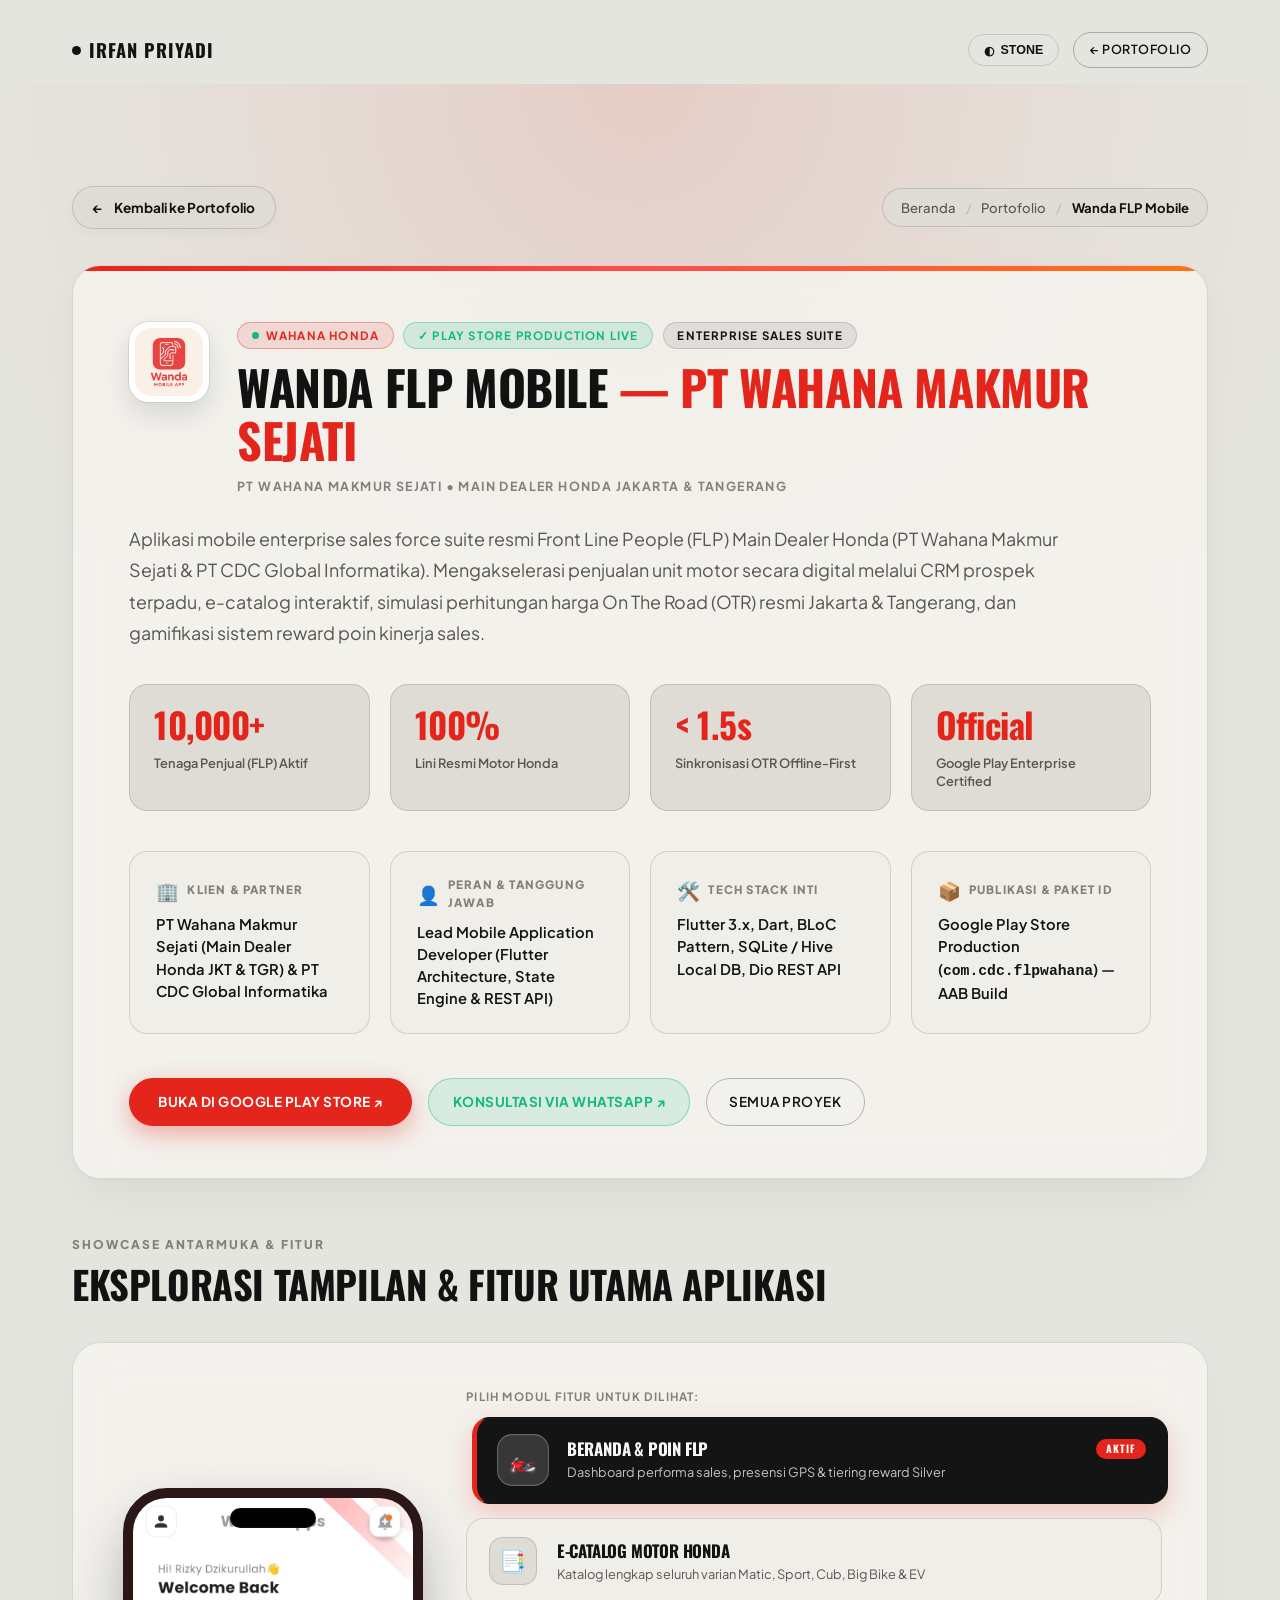
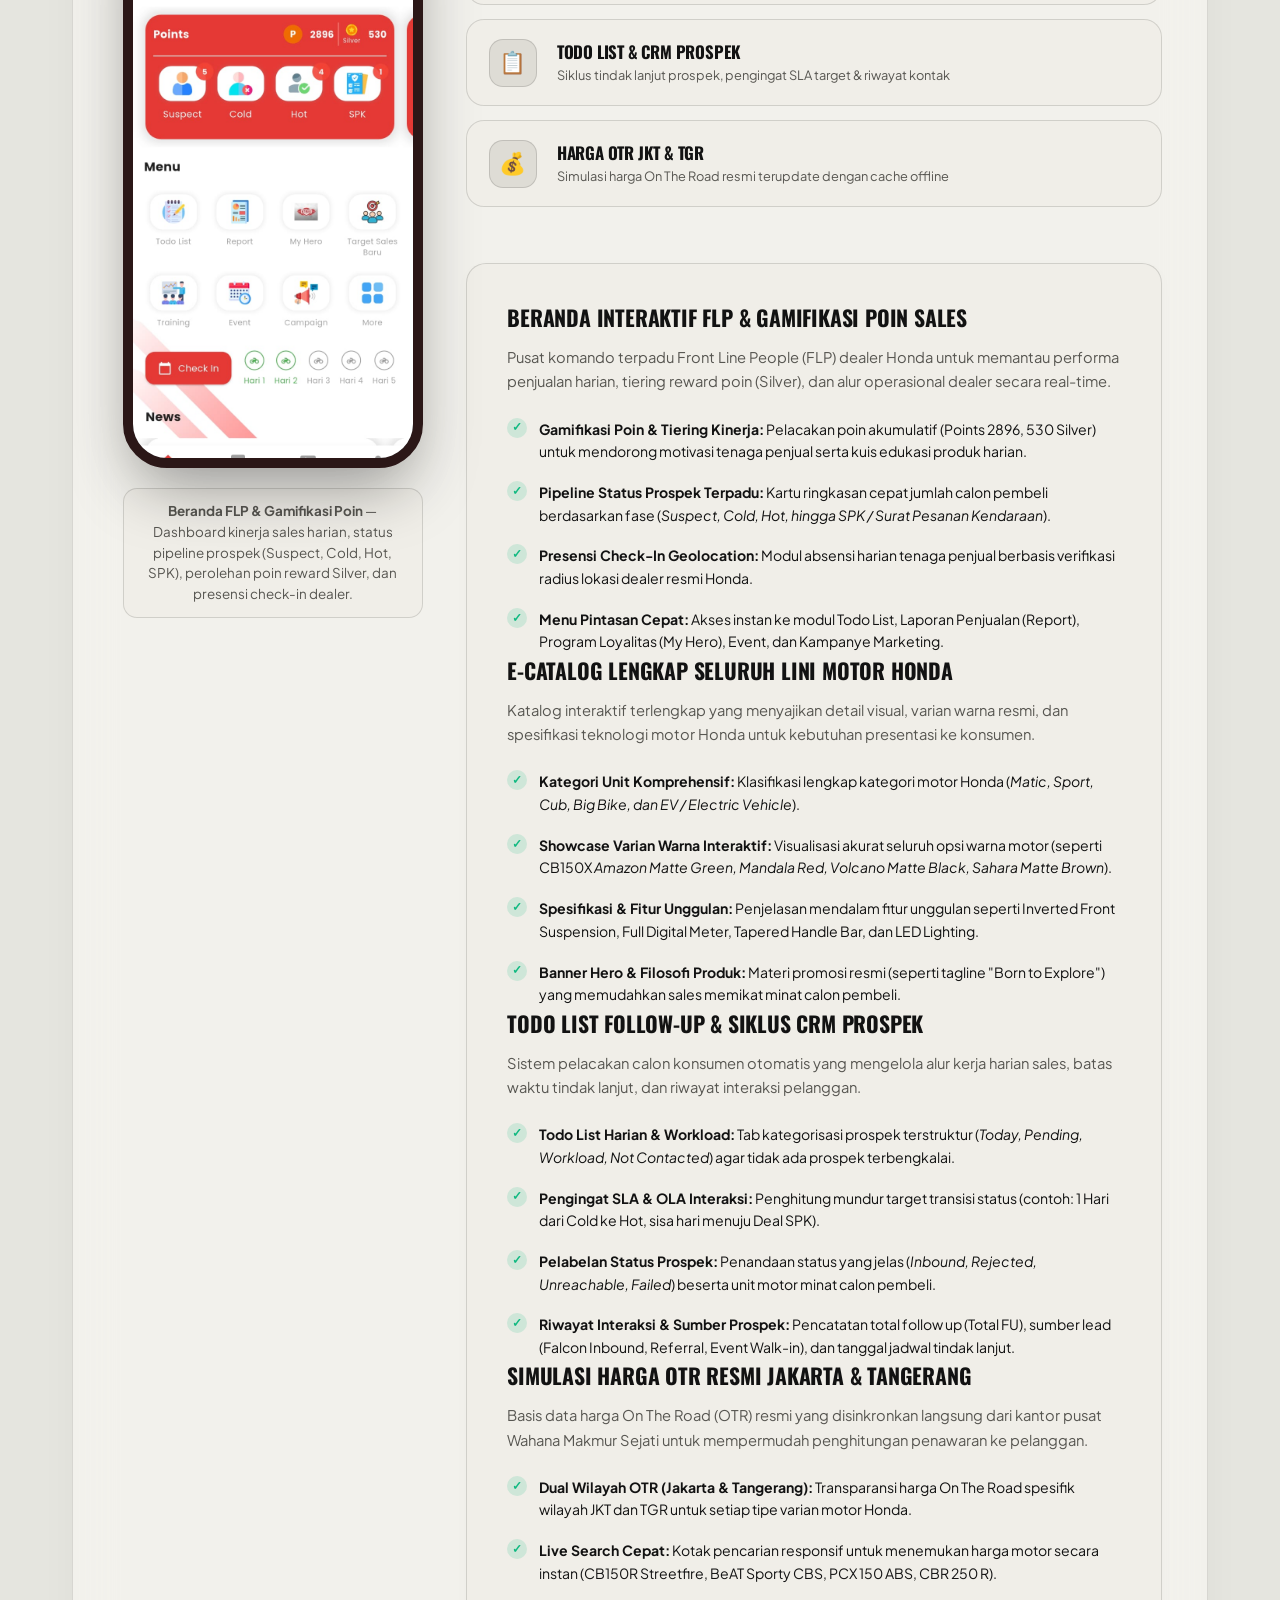
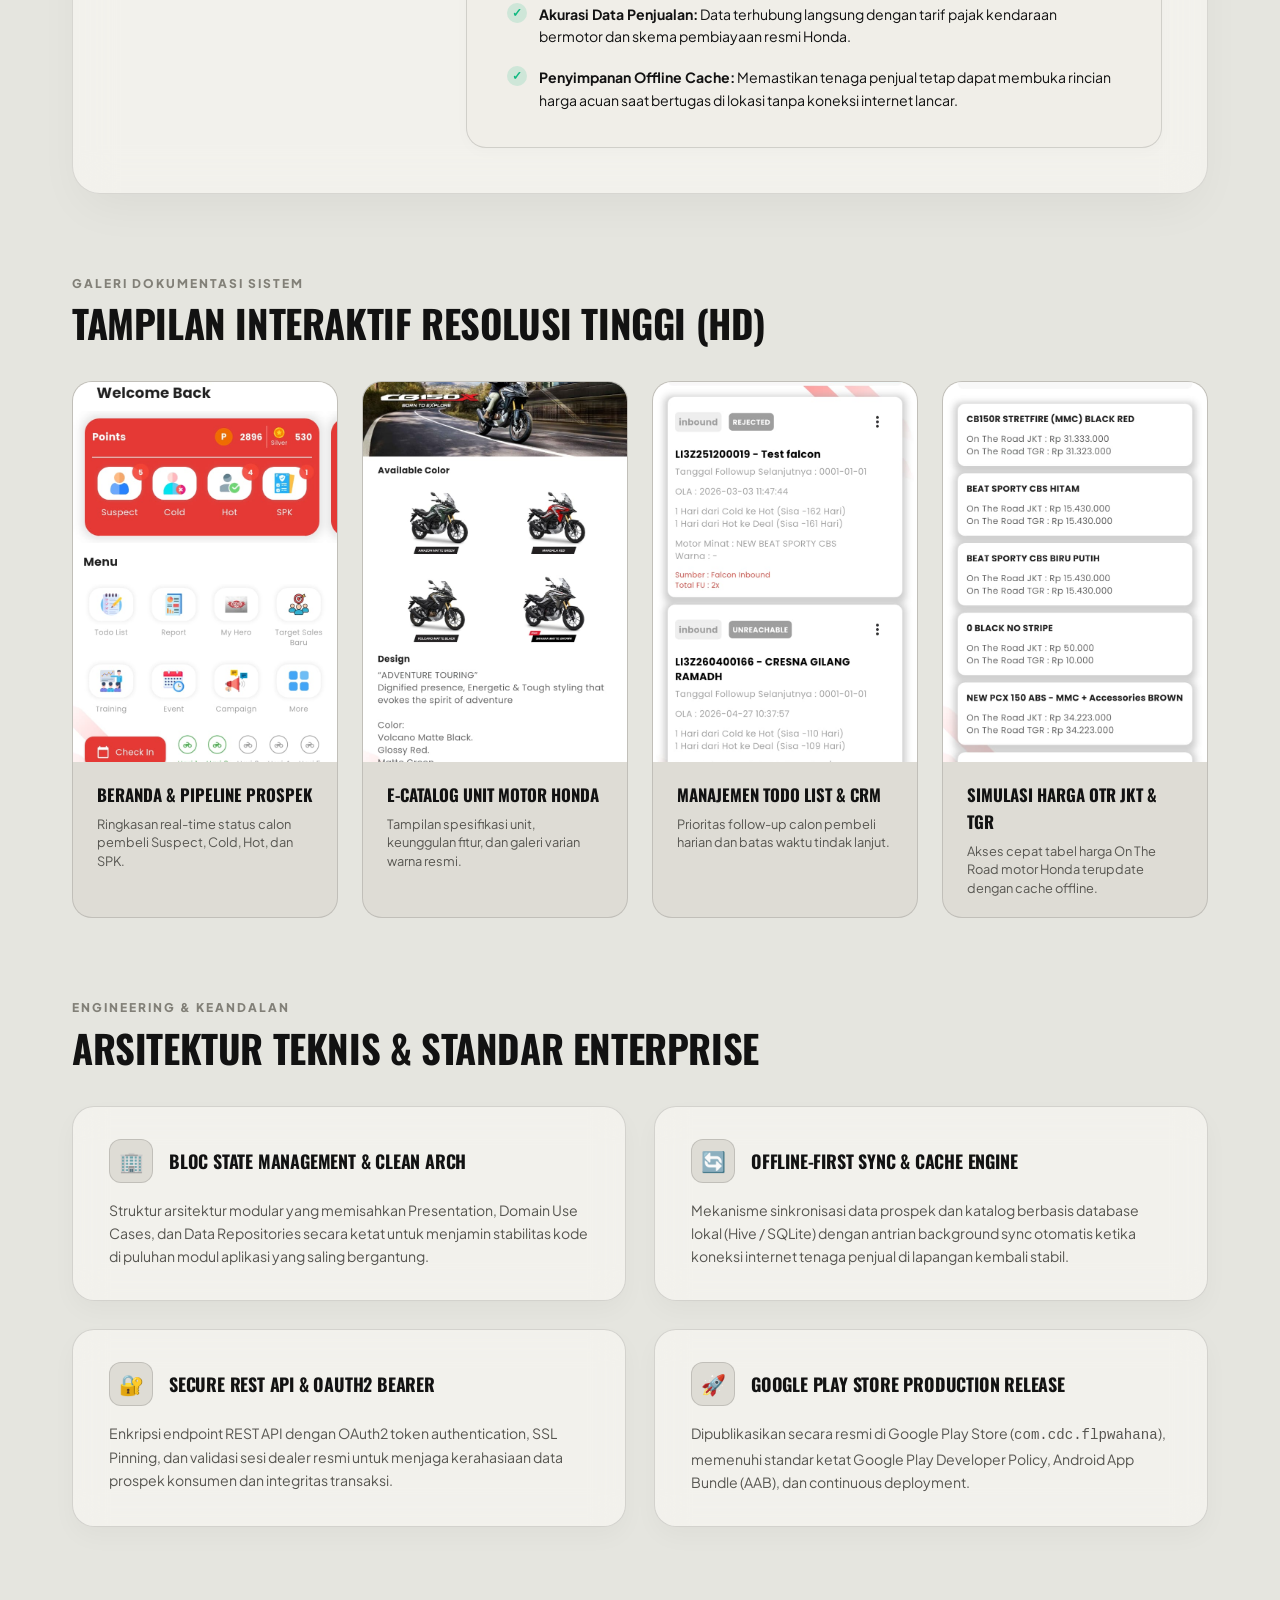
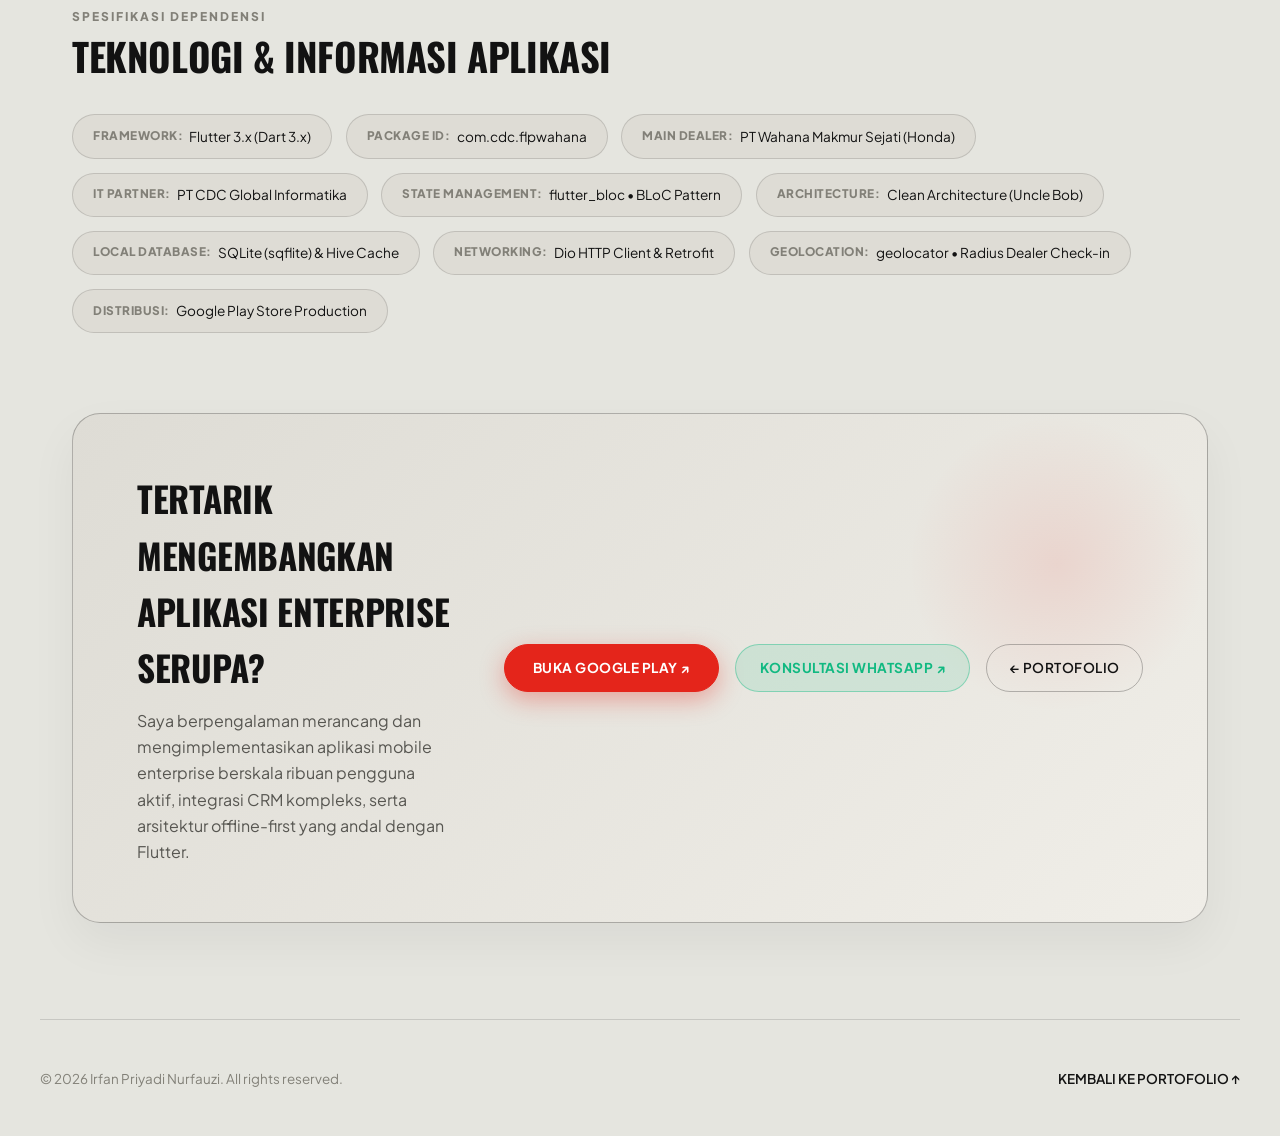
<file: project-wanda.html>
<!DOCTYPE html>
<html lang="id">

<head>
  <meta charset="UTF-8">
  <meta name="viewport" content="width=device-width, initial-scale=1.0">
  <meta name="description"
    content="Wanda FLP Mobile - Enterprise mobile sales force suite resmi Front Line People (FLP) Main Dealer Honda (PT Wahana Makmur Sejati & PT CDC Global Informatika) oleh Irfan Priyadi Nurfauzi.">
  <meta name="author" content="Irfan Priyadi Nurfauzi">
  <title>Wanda FLP Mobile — PT Wahana Makmur Sejati | Detail Proyek Irfan Priyadi</title>

  <!-- Google Fonts: Oswald, Syne, Instrument Serif, Plus Jakarta Sans -->
  <link rel="preconnect" href="https://fonts.googleapis.com">
  <link rel="preconnect" href="https://fonts.gstatic.com" crossorigin>
  <link
    href="https://fonts.googleapis.com/css2?family=Instrument+Serif:ital@0;1&family=Oswald:wght@500;600;700;800&family=Plus+Jakarta+Sans:wght@400;500;600;700;800&family=Syne:wght@700;800&display=swap"
    rel="stylesheet">

  <link rel="stylesheet" href="style.css?v=20261015-06">
</head>

<body>

  <!-- TOP HEADER / NAV -->
  <header class="header-nav">
    <div class="container nav-wrapper">
      <a href="index.html" class="brand-tag">
        <span class="brand-dot"></span>
        <span>IRFAN PRIYADI</span>
      </a>

      <div class="nav-right-actions">
        <button id="theme-toggle-btn" class="theme-toggle-btn" aria-label="Ganti Tema">
          <span id="theme-icon">◐</span>
          <span id="theme-label">STONE</span>
        </button>

        <a href="index.html#portfolio" class="pill-btn pill-btn-outline" style="padding: 0.45rem 1rem; font-size: 0.78rem;">
          <span>← PORTOFOLIO</span>
        </a>
      </div>
    </div>
  </header>

  <main class="detail-page-wrapper wanda-page-theme">
    <div class="container">

      <!-- Breadcrumb & Back Link -->
      <nav class="detail-top-nav-bar" aria-label="Breadcrumb">
        <a href="index.html#portfolio" class="detail-back-link">
          <span>←</span>
          <span>Kembali ke Portofolio</span>
        </a>
        <div class="detail-breadcrumb">
          <a href="index.html">Beranda</a>
          <span class="sep">/</span>
          <a href="index.html#portfolio">Portofolio</a>
          <span class="sep">/</span>
          <span style="color: var(--text-primary); font-weight: 700;">Wanda FLP Mobile</span>
        </div>
      </nav>

      <!-- HERO BOX (RICH GLASSMORPHISM CARD) -->
      <section class="detail-hero-box wanda-accent">
        <!-- Hero Header Row: Icon + Title & Badges in Unified Modern App Layout -->
        <div class="detail-hero-header-row">
          <div class="detail-app-icon-frame" style="width: 82px; height: 82px; min-width: 82px; max-width: 82px; border-radius: 20px; overflow: hidden; flex-shrink: 0;">
            <img src="assets/images/wanda/wanda-icon.png" alt="Wanda FLP Mobile Icon" width="82" height="82" style="width: 100%; height: 100%; object-fit: contain; display: block; border-radius: 16px;">
          </div>
          <div class="detail-hero-header-text">
            <div class="detail-badge-group">
              <span class="detail-badge-pill badge-wanda-red">
                <span class="pulse-indicator"></span> WAHANA HONDA
              </span>
              <span class="detail-badge-pill badge-status-green">
                ✓ PLAY STORE PRODUCTION LIVE
              </span>
              <span class="detail-badge-pill badge-enterprise">
                ENTERPRISE SALES SUITE
              </span>
            </div>
            <h1 class="detail-hero-title">
              WANDA FLP MOBILE
              <span style="color: #e4251b; font-weight: 700;">&mdash; PT WAHANA MAKMUR SEJATI</span>
            </h1>
            <div class="detail-identity-sub">PT WAHANA MAKMUR SEJATI &bull; MAIN DEALER HONDA JAKARTA &amp; TANGERANG</div>
          </div>
        </div>

        <p class="detail-hero-subtitle">
          Aplikasi mobile enterprise sales force suite resmi Front Line People (FLP) Main Dealer Honda (PT Wahana Makmur Sejati &amp; PT CDC Global Informatika). Mengakselerasi penjualan unit motor secara digital melalui CRM prospek terpadu, e-catalog interaktif, simulasi perhitungan harga On The Road (OTR) resmi Jakarta &amp; Tangerang, dan gamifikasi sistem reward poin kinerja sales.
        </p>

        <!-- Metric Highlights Strip -->
        <div class="detail-metrics-row">
          <div class="detail-metric-card">
            <div class="metric-number">10,000+</div>
            <div class="metric-label">Tenaga Penjual (FLP) Aktif</div>
          </div>
          <div class="detail-metric-card">
            <div class="metric-number">100%</div>
            <div class="metric-label">Lini Resmi Motor Honda</div>
          </div>
          <div class="detail-metric-card">
            <div class="metric-number">&lt; 1.5s</div>
            <div class="metric-label">Sinkronisasi OTR Offline-First</div>
          </div>
          <div class="detail-metric-card">
            <div class="metric-number">Official</div>
            <div class="metric-label">Google Play Enterprise Certified</div>
          </div>
        </div>

        <!-- 4-Card Metadata Matrix -->
        <div class="detail-meta-grid">
          <div class="detail-meta-cell">
            <div class="meta-header">
              <span class="meta-icon">🏢</span>
              <span class="label">Klien &amp; Partner</span>
            </div>
            <span class="value">PT Wahana Makmur Sejati (Main Dealer Honda JKT &amp; TGR) &amp; PT CDC Global Informatika</span>
          </div>
          <div class="detail-meta-cell">
            <div class="meta-header">
              <span class="meta-icon">👤</span>
              <span class="label">Peran &amp; Tanggung Jawab</span>
            </div>
            <span class="value">Lead Mobile Application Developer (Flutter Architecture, State Engine &amp; REST API)</span>
          </div>
          <div class="detail-meta-cell">
            <div class="meta-header">
              <span class="meta-icon">🛠️</span>
              <span class="label">Tech Stack Inti</span>
            </div>
            <span class="value">Flutter 3.x, Dart, BLoC Pattern, SQLite / Hive Local DB, Dio REST API</span>
          </div>
          <div class="detail-meta-cell">
            <div class="meta-header">
              <span class="meta-icon">📦</span>
              <span class="label">Publikasi &amp; Paket ID</span>
            </div>
            <span class="value">Google Play Store Production (<code>com.cdc.flpwahana</code>) &mdash; AAB Build</span>
          </div>
        </div>

        <!-- Action Buttons Group -->
        <div class="detail-hero-actions">
          <a href="https://play.google.com/store/apps/details?id=com.cdc.flpwahana" target="_blank"
            rel="noopener noreferrer" class="pill-btn btn-primary-action">
            <span>BUKA DI GOOGLE PLAY STORE ↗</span>
          </a>
          <a href="https://wa.me/6285694118211?text=Halo%20Irfan,%20saya%20tertarik%20dengan%20proyek%20Wanda%20FLP%20Mobile%20Flutter"
            target="_blank" rel="noopener noreferrer" class="pill-btn btn-whatsapp-action">
            <span>KONSULTASI VIA WHATSAPP ↗</span>
          </a>
          <a href="index.html#portfolio" class="pill-btn pill-btn-outline" style="padding: 0.75rem 1.4rem;">
            <span>SEMUA PROYEK</span>
          </a>
        </div>
      </section>

      <!-- 1. INTERACTIVE SCREEN SHOWCASE SECTION -->
      <section class="detail-content-section">
        <div class="detail-section-header">
          <span class="detail-section-tag">SHOWCASE ANTARMUKA &amp; FITUR</span>
          <h2 class="detail-section-title">EKSPLORASI TAMPILAN &amp; FITUR UTAMA APLIKASI</h2>
        </div>

        <div class="detail-showcase-container">
          <div class="modal-showcase-grid">

            <!-- Left: Interactive Smartphone Mockup -->
            <div class="modal-phone-preview-col">
              <div class="modal-phone-chassis" style="border-color: #2b1717;">
                <div class="phone-camera-island"></div>
                <div class="phone-screen-wrapper">
                  <img id="phone-screen-img" src="assets/images/project-wanda-home.jpg"
                    alt="Preview Layar Wanda FLP Mobile" class="modal-screen-active-img">
                </div>
              </div>
              <div class="phone-preview-caption" id="phone-screen-caption">
                <strong>Beranda FLP &amp; Gamifikasi Poin</strong> &mdash; Dashboard kinerja sales harian, status pipeline prospek (Suspect, Cold, Hot, SPK), perolehan poin reward Silver, dan presensi check-in dealer.
              </div>
            </div>

            <!-- Right: Rich Feature Tabs & Content Panel -->
            <div class="modal-screen-tabs-col">
              <div class="modal-tabs-header">
                <span class="modal-section-label">PILIH MODUL FITUR UNTUK DILIHAT:</span>

                <!-- Feature Selector Cards -->
                <div class="detail-tab-cards-list" role="tablist">
                  <!-- Tab 1: Home -->
                  <div class="detail-feature-tab-card detail-tab-btn active"
                    data-target-panel="wanda-panel-home"
                    data-img="assets/images/project-wanda-home.jpg"
                    data-alt="Preview Beranda Wanda FLP Mobile & Points"
                    data-caption="<strong>Beranda FLP &amp; Gamifikasi Poin</strong> &mdash; Dashboard kinerja sales harian, status pipeline prospek (Suspect, Cold, Hot, SPK), perolehan poin reward Silver, dan presensi check-in dealer."
                    role="tab" aria-selected="true">
                    <div class="detail-tab-icon-box">🏍️</div>
                    <div class="detail-tab-text-box">
                      <div class="detail-tab-title">
                        <span>Beranda &amp; Poin FLP</span>
                        <span class="tab-active-pill">AKTIF</span>
                      </div>
                      <div class="detail-tab-subtitle">Dashboard performa sales, presensi GPS &amp; tiering reward Silver</div>
                    </div>
                  </div>

                  <!-- Tab 2: Catalog -->
                  <div class="detail-feature-tab-card detail-tab-btn"
                    data-target-panel="wanda-panel-catalog"
                    data-img="assets/images/project-wanda-catalog.jpg"
                    data-alt="Preview E-Catalog Motor Honda CB150X"
                    data-caption="<strong>E-Catalog Motor Honda</strong> &mdash; Galeri warna motor (Amazon Matte Green, Mandala Red), spesifikasi suspensi, dan fitur unggulan unit."
                    role="tab" aria-selected="false">
                    <div class="detail-tab-icon-box">📑</div>
                    <div class="detail-tab-text-box">
                      <div class="detail-tab-title">
                        <span>E-Catalog Motor Honda</span>
                        <span class="tab-active-pill">AKTIF</span>
                      </div>
                      <div class="detail-tab-subtitle">Katalog lengkap seluruh varian Matic, Sport, Cub, Big Bike &amp; EV</div>
                    </div>
                  </div>

                  <!-- Tab 3: Prospect -->
                  <div class="detail-feature-tab-card detail-tab-btn"
                    data-target-panel="wanda-panel-prospect"
                    data-img="assets/images/project-wanda-prospect.jpg"
                    data-alt="Preview CRM Todo List & Prospek Sales"
                    data-caption="<strong>Todo List &amp; CRM Prospek</strong> &mdash; Manajemen prospek harian (Today, Pending, Workload, Not Contacted), SLA follow up, dan status lead."
                    role="tab" aria-selected="false">
                    <div class="detail-tab-icon-box">📋</div>
                    <div class="detail-tab-text-box">
                      <div class="detail-tab-title">
                        <span>Todo List &amp; CRM Prospek</span>
                        <span class="tab-active-pill">AKTIF</span>
                      </div>
                      <div class="detail-tab-subtitle">Siklus tindak lanjut prospek, pengingat SLA target &amp; riwayat kontak</div>
                    </div>
                  </div>

                  <!-- Tab 4: Price -->
                  <div class="detail-feature-tab-card detail-tab-btn"
                    data-target-panel="wanda-panel-price"
                    data-img="assets/images/project-wanda-price.jpg"
                    data-alt="Preview Simulasi Harga OTR Honda JKT & TGR"
                    data-caption="<strong>Simulasi Harga OTR Resmi</strong> &mdash; Rincian harga On The Road Jakarta &amp; Tangerang (CB150R, BeAT Sporty, PCX 150 ABS, CBR 250 R) terupdate."
                    role="tab" aria-selected="false">
                    <div class="detail-tab-icon-box">💰</div>
                    <div class="detail-tab-text-box">
                      <div class="detail-tab-title">
                        <span>Harga OTR JKT &amp; TGR</span>
                        <span class="tab-active-pill">AKTIF</span>
                      </div>
                      <div class="detail-tab-subtitle">Simulasi harga On The Road resmi terupdate dengan cache offline</div>
                    </div>
                  </div>
                </div>
              </div>

              <!-- Feature Details Panel -->
              <div class="detail-tab-content-panels">
                <!-- Panel 1: Home -->
                <div class="detail-screen-panel active" id="wanda-panel-home">
                  <h4 class="panel-screen-title">Beranda Interaktif FLP &amp; Gamifikasi Poin Sales</h4>
                  <p class="panel-screen-desc">
                    Pusat komando terpadu Front Line People (FLP) dealer Honda untuk memantau performa penjualan harian, tiering reward poin (Silver), dan alur operasional dealer secara real-time.
                  </p>
                  <ul class="panel-feature-list">
                    <li><strong>Gamifikasi Poin &amp; Tiering Kinerja:</strong> Pelacakan poin akumulatif (Points 2896, 530 Silver) untuk mendorong motivasi tenaga penjual serta kuis edukasi produk harian.</li>
                    <li><strong>Pipeline Status Prospek Terpadu:</strong> Kartu ringkasan cepat jumlah calon pembeli berdasarkan fase (<em>Suspect, Cold, Hot, hingga SPK / Surat Pesanan Kendaraan</em>).</li>
                    <li><strong>Presensi Check-In Geolocation:</strong> Modul absensi harian tenaga penjual berbasis verifikasi radius lokasi dealer resmi Honda.</li>
                    <li><strong>Menu Pintasan Cepat:</strong> Akses instan ke modul Todo List, Laporan Penjualan (Report), Program Loyalitas (My Hero), Event, dan Kampanye Marketing.</li>
                  </ul>
                </div>

                <!-- Panel 2: Catalog -->
                <div class="detail-screen-panel" id="wanda-panel-catalog">
                  <h4 class="panel-screen-title">E-Catalog Lengkap Seluruh Lini Motor Honda</h4>
                  <p class="panel-screen-desc">
                    Katalog interaktif terlengkap yang menyajikan detail visual, varian warna resmi, dan spesifikasi teknologi motor Honda untuk kebutuhan presentasi ke konsumen.
                  </p>
                  <ul class="panel-feature-list">
                    <li><strong>Kategori Unit Komprehensif:</strong> Klasifikasi lengkap kategori motor Honda (<em>Matic, Sport, Cub, Big Bike, dan EV / Electric Vehicle</em>).</li>
                    <li><strong>Showcase Varian Warna Interaktif:</strong> Visualisasi akurat seluruh opsi warna motor (seperti CB150X <em>Amazon Matte Green, Mandala Red, Volcano Matte Black, Sahara Matte Brown</em>).</li>
                    <li><strong>Spesifikasi &amp; Fitur Unggulan:</strong> Penjelasan mendalam fitur unggulan seperti Inverted Front Suspension, Full Digital Meter, Tapered Handle Bar, dan LED Lighting.</li>
                    <li><strong>Banner Hero &amp; Filosofi Produk:</strong> Materi promosi resmi (seperti tagline "Born to Explore") yang memudahkan sales memikat minat calon pembeli.</li>
                  </ul>
                </div>

                <!-- Panel 3: Prospect -->
                <div class="detail-screen-panel" id="wanda-panel-prospect">
                  <h4 class="panel-screen-title">Todo List Follow-Up &amp; Siklus CRM Prospek</h4>
                  <p class="panel-screen-desc">
                    Sistem pelacakan calon konsumen otomatis yang mengelola alur kerja harian sales, batas waktu tindak lanjut, dan riwayat interaksi pelanggan.
                  </p>
                  <ul class="panel-feature-list">
                    <li><strong>Todo List Harian &amp; Workload:</strong> Tab kategorisasi prospek terstruktur (<em>Today, Pending, Workload, Not Contacted</em>) agar tidak ada prospek terbengkalai.</li>
                    <li><strong>Pengingat SLA &amp; OLA Interaksi:</strong> Penghitung mundur target transisi status (contoh: 1 Hari dari Cold ke Hot, sisa hari menuju Deal SPK).</li>
                    <li><strong>Pelabelan Status Prospek:</strong> Penandaan status yang jelas (<em>Inbound, Rejected, Unreachable, Failed</em>) beserta unit motor minat calon pembeli.</li>
                    <li><strong>Riwayat Interaksi &amp; Sumber Prospek:</strong> Pencatatan total follow up (Total FU), sumber lead (Falcon Inbound, Referral, Event Walk-in), dan tanggal jadwal tindak lanjut.</li>
                  </ul>
                </div>

                <!-- Panel 4: Price -->
                <div class="detail-screen-panel" id="wanda-panel-price">
                  <h4 class="panel-screen-title">Simulasi Harga OTR Resmi Jakarta &amp; Tangerang</h4>
                  <p class="panel-screen-desc">
                    Basis data harga On The Road (OTR) resmi yang disinkronkan langsung dari kantor pusat Wahana Makmur Sejati untuk mempermudah penghitungan penawaran ke pelanggan.
                  </p>
                  <ul class="panel-feature-list">
                    <li><strong>Dual Wilayah OTR (Jakarta &amp; Tangerang):</strong> Transparansi harga On The Road spesifik wilayah JKT dan TGR untuk setiap tipe varian motor Honda.</li>
                    <li><strong>Live Search Cepat:</strong> Kotak pencarian responsif untuk menemukan harga motor secara instan (CB150R Streetfire, BeAT Sporty CBS, PCX 150 ABS, CBR 250 R).</li>
                    <li><strong>Akurasi Data Penjualan:</strong> Data terhubung langsung dengan tarif pajak kendaraan bermotor dan skema pembiayaan resmi Honda.</li>
                    <li><strong>Penyimpanan Offline Cache:</strong> Memastikan tenaga penjual tetap dapat membuka rincian harga acuan saat bertugas di lokasi tanpa koneksi internet lancar.</li>
                  </ul>
                </div>
              </div>
            </div>

          </div>
        </div>
      </section>

      <!-- 2. HIGH-RESOLUTION SCREENSHOTS GALLERY SECTION -->
      <section class="detail-gallery-section">
        <div class="detail-section-header">
          <span class="detail-section-tag">GALERI DOKUMENTASI SISTEM</span>
          <h2 class="detail-section-title">TAMPILAN INTERAKTIF RESOLUSI TINGGI (HD)</h2>
        </div>

        <div class="detail-gallery-track">
          <!-- Card 1 -->
          <div class="detail-gallery-card">
            <div class="gallery-card-thumb">
              <img src="assets/images/wanda/wanda-hd-2.jpg" alt="Layar Beranda & Pipeline FLP" loading="lazy">
            </div>
            <div class="gallery-card-body">
              <h4>Beranda &amp; Pipeline Prospek</h4>
              <p>Ringkasan real-time status calon pembeli Suspect, Cold, Hot, dan SPK.</p>
            </div>
          </div>

          <!-- Card 2 -->
          <div class="detail-gallery-card">
            <div class="gallery-card-thumb">
              <img src="assets/images/wanda/wanda-hd-8.jpg" alt="E-Catalog Honda CB150X" loading="lazy">
            </div>
            <div class="gallery-card-body">
              <h4>E-Catalog Unit Motor Honda</h4>
              <p>Tampilan spesifikasi unit, keunggulan fitur, dan galeri varian warna resmi.</p>
            </div>
          </div>

          <!-- Card 3 -->
          <div class="detail-gallery-card">
            <div class="gallery-card-thumb">
              <img src="assets/images/wanda/wanda-hd-6.jpg" alt="CRM Todo List Follow Up" loading="lazy">
            </div>
            <div class="gallery-card-body">
              <h4>Manajemen Todo List &amp; CRM</h4>
              <p>Prioritas follow-up calon pembeli harian dan batas waktu tindak lanjut.</p>
            </div>
          </div>

          <!-- Card 4 -->
          <div class="detail-gallery-card">
            <div class="gallery-card-thumb">
              <img src="assets/images/wanda/wanda-hd-7.jpg" alt="Daftar Harga OTR Resmi" loading="lazy">
            </div>
            <div class="gallery-card-body">
              <h4>Simulasi Harga OTR JKT &amp; TGR</h4>
              <p>Akses cepat tabel harga On The Road motor Honda terupdate dengan cache offline.</p>
            </div>
          </div>
        </div>
      </section>

      <!-- 3. TECHNICAL ARCHITECTURE SECTION -->
      <section class="detail-content-section">
        <div class="detail-section-header">
          <span class="detail-section-tag">ENGINEERING &amp; KEANDALAN</span>
          <h2 class="detail-section-title">ARSITEKTUR TEKNIS &amp; STANDAR ENTERPRISE</h2>
        </div>

        <div class="modal-arch-grid">
          <div class="modal-arch-card">
            <div class="arch-card-header">
              <span class="arch-icon">🏢</span>
              <h4>BLOC STATE MANAGEMENT &amp; CLEAN ARCH</h4>
            </div>
            <p>
              Struktur arsitektur modular yang memisahkan Presentation, Domain Use Cases, dan Data Repositories secara ketat untuk menjamin stabilitas kode di puluhan modul aplikasi yang saling bergantung.
            </p>
          </div>

          <div class="modal-arch-card">
            <div class="arch-card-header">
              <span class="arch-icon">🔄</span>
              <h4>OFFLINE-FIRST SYNC &amp; CACHE ENGINE</h4>
            </div>
            <p>
              Mekanisme sinkronisasi data prospek dan katalog berbasis database lokal (Hive / SQLite) dengan antrian background sync otomatis ketika koneksi internet tenaga penjual di lapangan kembali stabil.
            </p>
          </div>

          <div class="modal-arch-card">
            <div class="arch-card-header">
              <span class="arch-icon">🔐</span>
              <h4>SECURE REST API &amp; OAUTH2 BEARER</h4>
            </div>
            <p>
              Enkripsi endpoint REST API dengan OAuth2 token authentication, SSL Pinning, dan validasi sesi dealer resmi untuk menjaga kerahasiaan data prospek konsumen dan integritas transaksi.
            </p>
          </div>

          <div class="modal-arch-card">
            <div class="arch-card-header">
              <span class="arch-icon">🚀</span>
              <h4>GOOGLE PLAY STORE PRODUCTION RELEASE</h4>
            </div>
            <p>
              Dipublikasikan secara resmi di Google Play Store (<code>com.cdc.flpwahana</code>), memenuhi standar ketat Google Play Developer Policy, Android App Bundle (AAB), dan continuous deployment.
            </p>
          </div>
        </div>
      </section>

      <!-- 4. TECH SPECS & DEPENDENCIES -->
      <section class="detail-content-section">
        <div class="detail-section-header">
          <span class="detail-section-tag">SPESIFIKASI DEPENDENSI</span>
          <h2 class="detail-section-title">TEKNOLOGI &amp; INFORMASI APLIKASI</h2>
        </div>

        <div class="modal-specs-badges">
          <div class="spec-pill"><strong>Framework:</strong> Flutter 3.x (Dart 3.x)</div>
          <div class="spec-pill"><strong>Package ID:</strong> com.cdc.flpwahana</div>
          <div class="spec-pill"><strong>Main Dealer:</strong> PT Wahana Makmur Sejati (Honda)</div>
          <div class="spec-pill"><strong>IT Partner:</strong> PT CDC Global Informatika</div>
          <div class="spec-pill"><strong>State Management:</strong> flutter_bloc &bull; BLoC Pattern</div>
          <div class="spec-pill"><strong>Architecture:</strong> Clean Architecture (Uncle Bob)</div>
          <div class="spec-pill"><strong>Local Database:</strong> SQLite (sqflite) &amp; Hive Cache</div>
          <div class="spec-pill"><strong>Networking:</strong> Dio HTTP Client &amp; Retrofit</div>
          <div class="spec-pill"><strong>Geolocation:</strong> geolocator &bull; Radius Dealer Check-in</div>
          <div class="spec-pill"><strong>Distribusi:</strong> Google Play Store Production</div>
        </div>
      </section>

      <!-- 5. CONSULTATION & BOTTOM CTA -->
      <section class="detail-cta-card">
        <div class="detail-cta-text">
          <h3>Tertarik Mengembangkan Aplikasi Enterprise Serupa?</h3>
          <p>
            Saya berpengalaman merancang dan mengimplementasikan aplikasi mobile enterprise berskala ribuan pengguna aktif, integrasi CRM kompleks, serta arsitektur offline-first yang andal dengan Flutter.
          </p>
        </div>
        <div class="detail-cta-actions">
          <a href="https://play.google.com/store/apps/details?id=com.cdc.flpwahana" target="_blank"
            rel="noopener noreferrer" class="pill-btn btn-primary-action">
            <span>BUKA GOOGLE PLAY ↗</span>
          </a>
          <a href="https://wa.me/6285694118211?text=Halo%20Irfan,%20saya%20tertarik%20dengan%20proyek%20Wanda%20FLP%20Mobile%20Flutter"
            target="_blank" rel="noopener noreferrer" class="pill-btn btn-whatsapp-action">
            <span>KONSULTASI WHATSAPP ↗</span>
          </a>
          <a href="index.html#portfolio" class="pill-btn pill-btn-outline" style="padding: 0.75rem 1.4rem;">
            <span>← PORTOFOLIO</span>
          </a>
        </div>
      </section>

    </div>
  </main>

  <!-- FOOTER -->
  <footer class="footer-editorial container">
    <div>
      &copy; 2026 Irfan Priyadi Nurfauzi. All rights reserved.
    </div>
    <div>
      <a href="index.html#portfolio" style="font-weight: 600; color: var(--text-primary);">KEMBALI KE PORTOFOLIO ↑</a>
    </div>
  </footer>

  <!-- Toast Notification -->
  <div class="toast" id="toast">Tersalin ke clipboard</div>

  <script src="project-detail.js?v=20261015-04"></script>
</body>

</html>
</file>
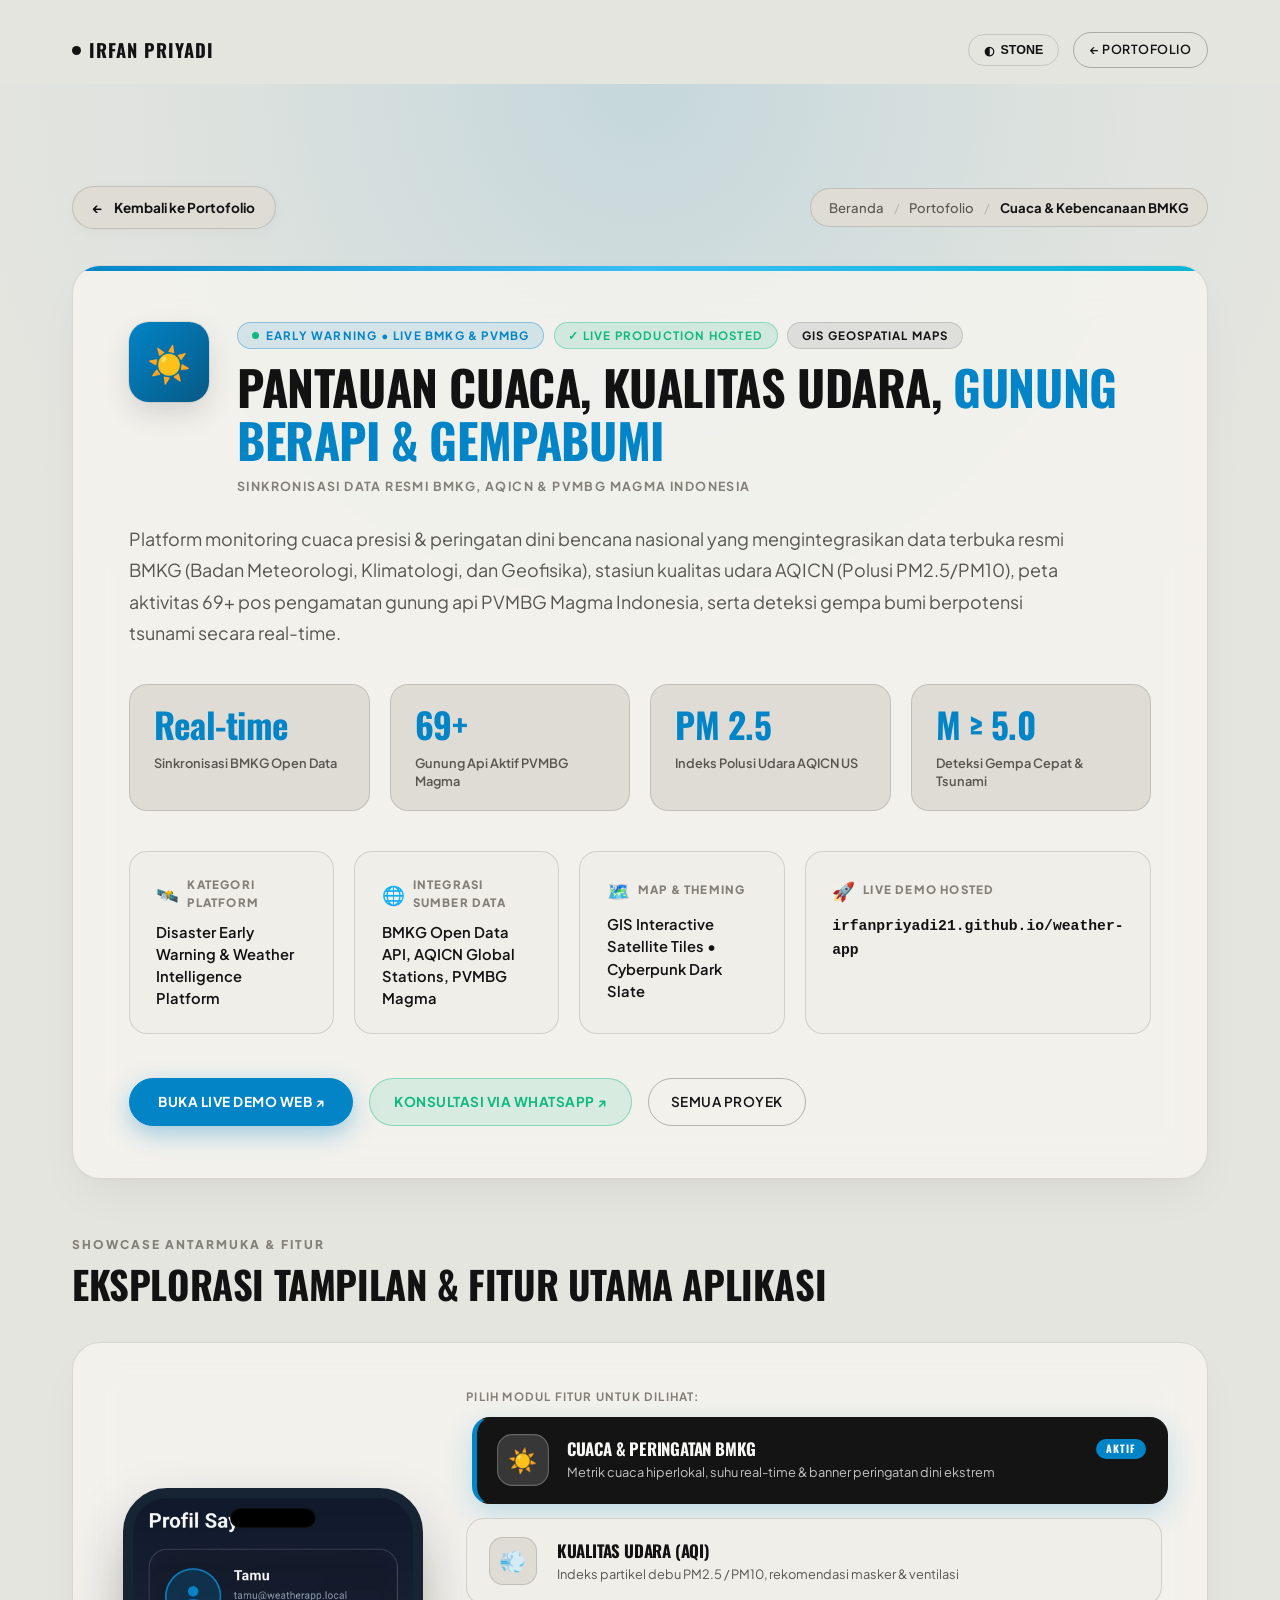
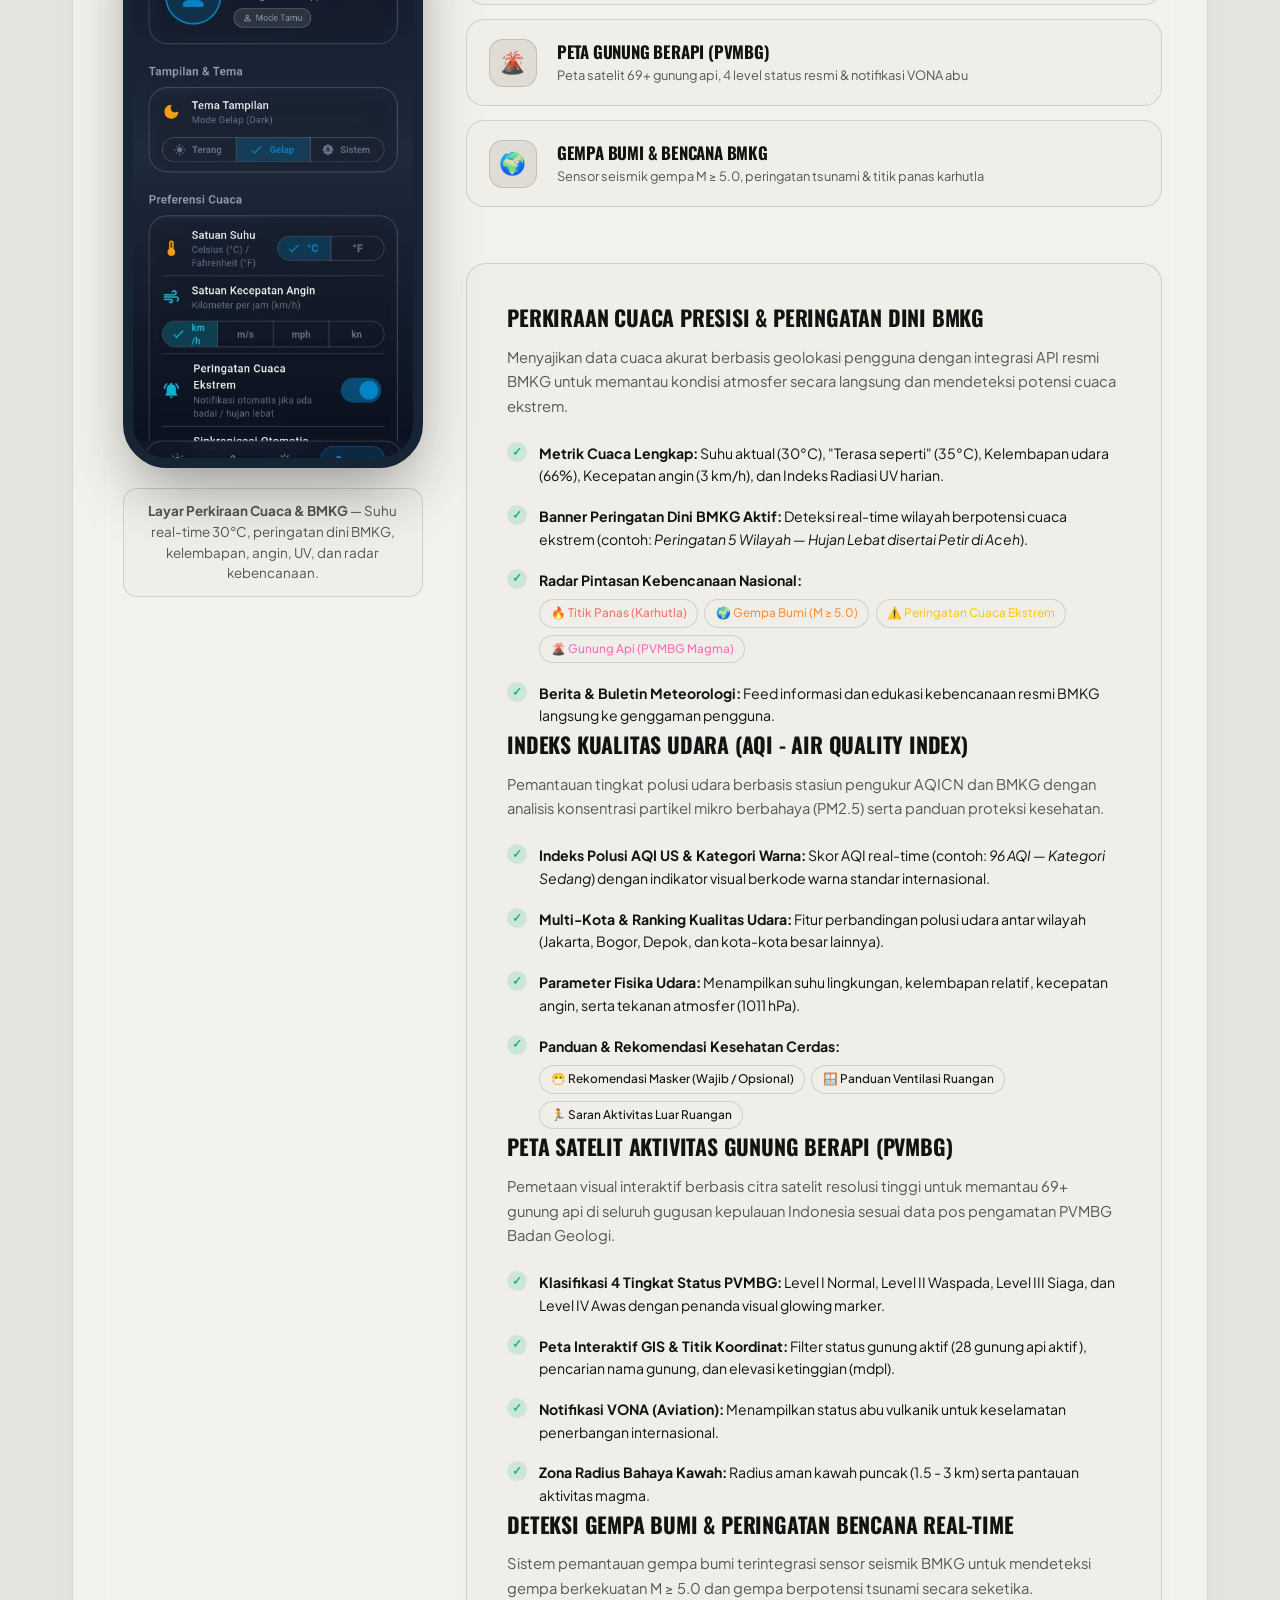
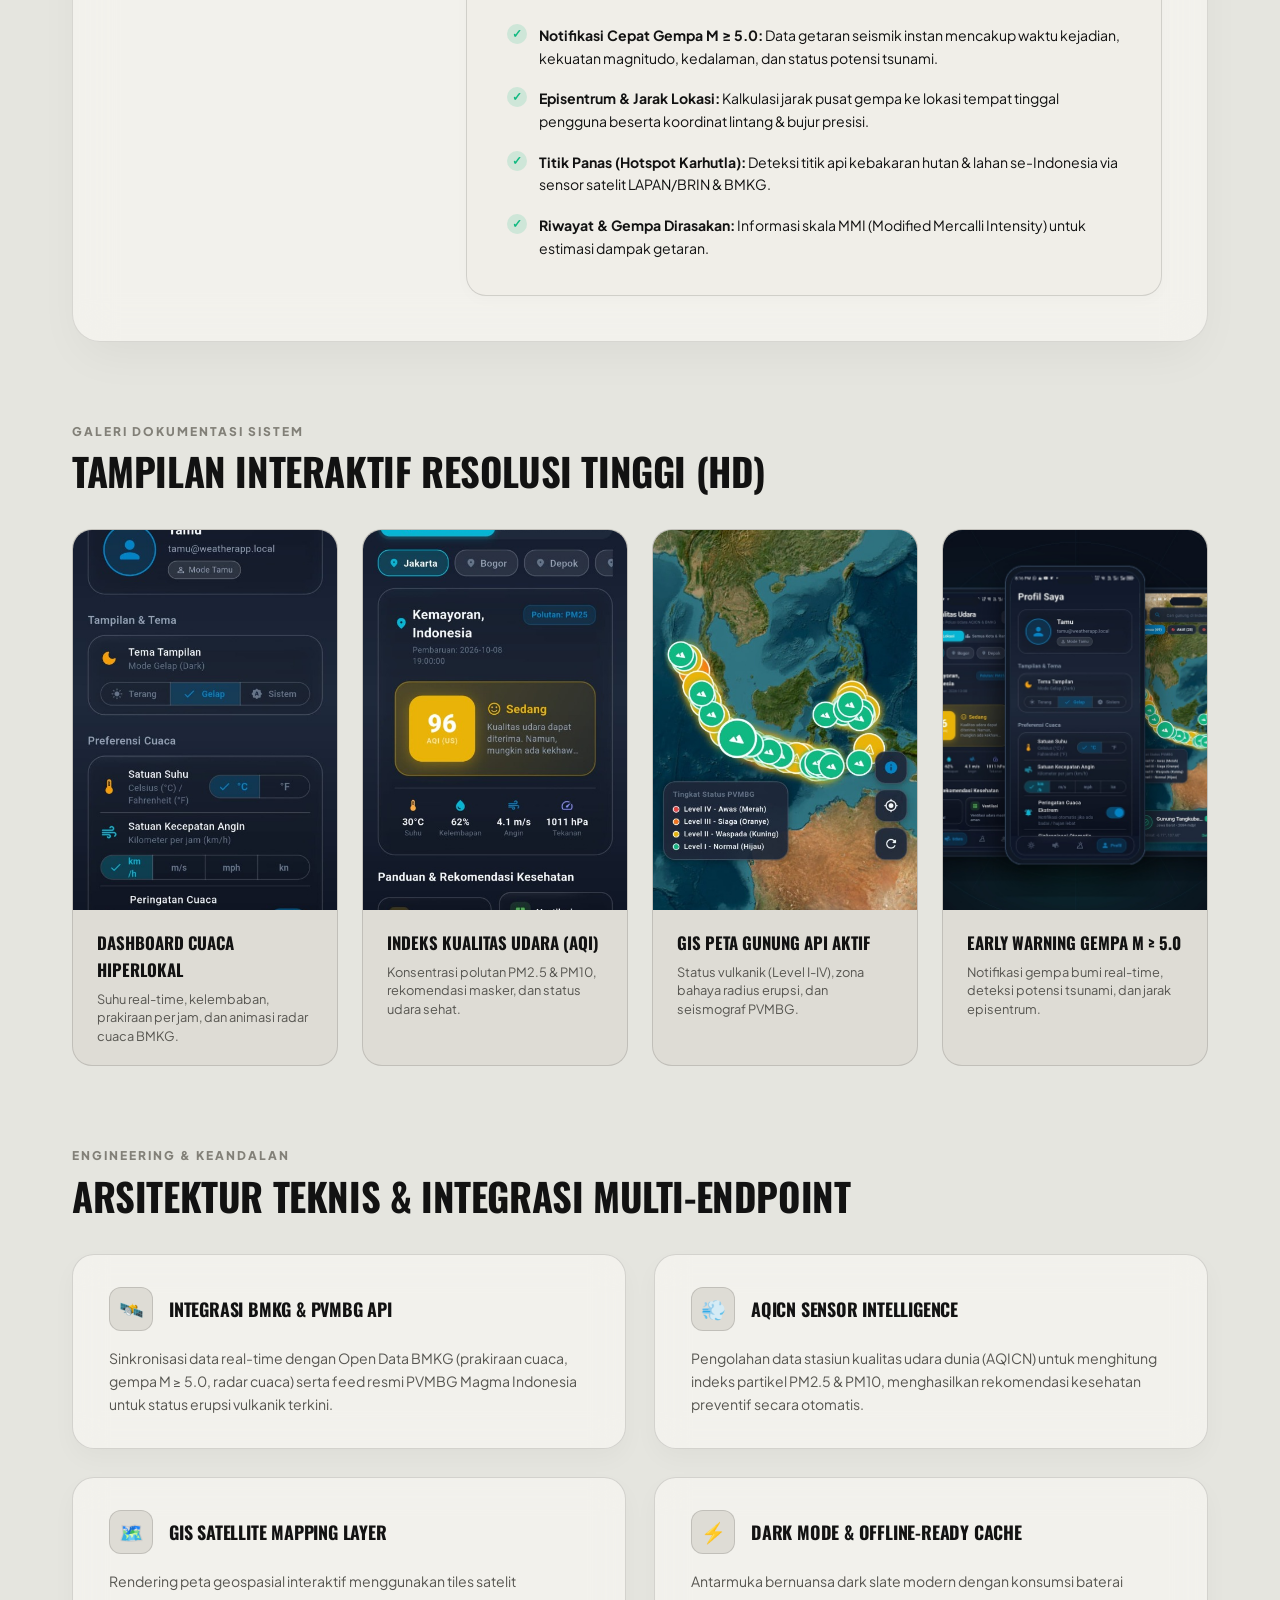
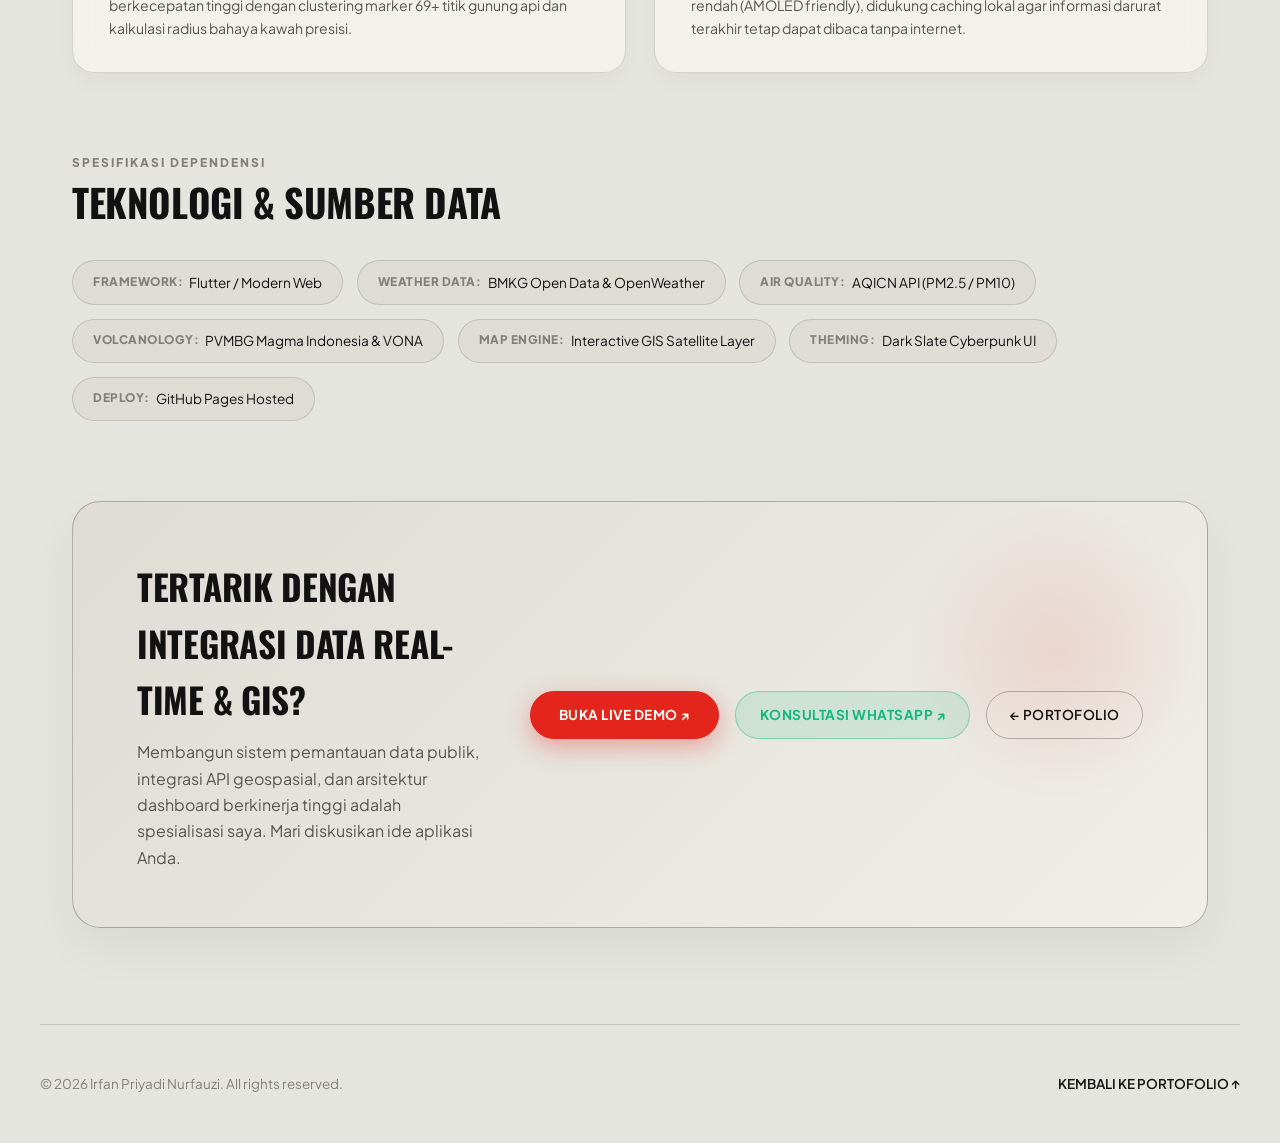
<file: project-weather.html>
<!DOCTYPE html>
<html lang="id">

<head>
  <meta charset="UTF-8">
  <meta name="viewport" content="width=device-width, initial-scale=1.0">
  <meta name="description"
    content="Pantauan Cuaca, Kualitas Udara, Gunung Berapi & Gempabumi - Platform pemantauan cuaca hiperlokal, AQI polusi PM2.5, status 69+ gunung api PVMBG, dan gempa bumi BMKG real-time oleh Irfan Priyadi Nurfauzi.">
  <meta name="author" content="Irfan Priyadi Nurfauzi">
  <title>Pantauan Cuaca, Kualitas Udara &amp; Bencana BMKG | Detail Proyek Irfan Priyadi</title>

  <!-- Google Fonts: Oswald, Syne, Instrument Serif, Plus Jakarta Sans -->
  <link rel="preconnect" href="https://fonts.googleapis.com">
  <link rel="preconnect" href="https://fonts.gstatic.com" crossorigin>
  <link
    href="https://fonts.googleapis.com/css2?family=Instrument+Serif:ital@0;1&family=Oswald:wght@500;600;700;800&family=Plus+Jakarta+Sans:wght@400;500;600;700;800&family=Syne:wght@700;800&display=swap"
    rel="stylesheet">

  <link rel="stylesheet" href="style.css?v=20261015-06">
</head>

<body>

  <!-- TOP HEADER / NAV -->
  <header class="header-nav">
    <div class="container nav-wrapper">
      <a href="index.html" class="brand-tag">
        <span class="brand-dot"></span>
        <span>IRFAN PRIYADI</span>
      </a>

      <div class="nav-right-actions">
        <button id="theme-toggle-btn" class="theme-toggle-btn" aria-label="Ganti Tema">
          <span id="theme-icon">◐</span>
          <span id="theme-label">STONE</span>
        </button>

        <a href="index.html#portfolio" class="pill-btn pill-btn-outline" style="padding: 0.45rem 1rem; font-size: 0.78rem;">
          <span>← PORTOFOLIO</span>
        </a>
      </div>
    </div>
  </header>

  <main class="detail-page-wrapper weather-page-theme">
    <div class="container">

      <!-- Breadcrumb & Back Link -->
      <nav class="detail-top-nav-bar" aria-label="Breadcrumb">
        <a href="index.html#portfolio" class="detail-back-link">
          <span>←</span>
          <span>Kembali ke Portofolio</span>
        </a>
        <div class="detail-breadcrumb">
          <a href="index.html">Beranda</a>
          <span class="sep">/</span>
          <a href="index.html#portfolio">Portofolio</a>
          <span class="sep">/</span>
          <span style="color: var(--text-primary); font-weight: 700;">Cuaca &amp; Kebencanaan BMKG</span>
        </div>
      </nav>

      <!-- HERO BOX (RICH GLASSMORPHISM CARD) -->
      <section class="detail-hero-box weather-accent">
        <!-- Hero Header Row: Icon + Title & Badges in Unified Modern App Layout -->
        <div class="detail-hero-header-row">
          <div class="detail-app-icon-frame weather-icon-frame" style="width: 82px; height: 82px; min-width: 82px; max-width: 82px; border-radius: 20px; overflow: hidden; flex-shrink: 0;">
            <span style="font-size: 2.2rem; line-height: 1;">☀️</span>
          </div>
          <div class="detail-hero-header-text">
            <div class="detail-badge-group">
              <span class="detail-badge-pill badge-weather-cyan">
                <span class="pulse-indicator"></span> EARLY WARNING &bull; LIVE BMKG &amp; PVMBG
              </span>
              <span class="detail-badge-pill badge-status-green">
                ✓ LIVE PRODUCTION HOSTED
              </span>
              <span class="detail-badge-pill badge-enterprise">
                GIS GEOSPATIAL MAPS
              </span>
            </div>
            <h1 class="detail-hero-title">
              PANTAUAN CUACA, KUALITAS UDARA,
              <span style="color: #0284c7; font-weight: 700;">GUNUNG BERAPI &amp; GEMPABUMI</span>
            </h1>
            <div class="detail-identity-sub">SINKRONISASI DATA RESMI BMKG, AQICN &amp; PVMBG MAGMA INDONESIA</div>
          </div>
        </div>

        <p class="detail-hero-subtitle">
          Platform monitoring cuaca presisi &amp; peringatan dini bencana nasional yang mengintegrasikan data terbuka resmi BMKG (Badan Meteorologi, Klimatologi, dan Geofisika), stasiun kualitas udara AQICN (Polusi PM2.5/PM10), peta aktivitas 69+ pos pengamatan gunung api PVMBG Magma Indonesia, serta deteksi gempa bumi berpotensi tsunami secara real-time.
        </p>

        <!-- Metric Highlights Strip -->
        <div class="detail-metrics-row">
          <div class="detail-metric-card">
            <div class="metric-number">Real-time</div>
            <div class="metric-label">Sinkronisasi BMKG Open Data</div>
          </div>
          <div class="detail-metric-card">
            <div class="metric-number">69+</div>
            <div class="metric-label">Gunung Api Aktif PVMBG Magma</div>
          </div>
          <div class="detail-metric-card">
            <div class="metric-number">PM 2.5</div>
            <div class="metric-label">Indeks Polusi Udara AQICN US</div>
          </div>
          <div class="detail-metric-card">
            <div class="metric-number">M ≥ 5.0</div>
            <div class="metric-label">Deteksi Gempa Cepat &amp; Tsunami</div>
          </div>
        </div>

        <!-- 4-Card Metadata Matrix -->
        <div class="detail-meta-grid">
          <div class="detail-meta-cell">
            <div class="meta-header">
              <span class="meta-icon">🛰️</span>
              <span class="label">Kategori Platform</span>
            </div>
            <span class="value">Disaster Early Warning &amp; Weather Intelligence Platform</span>
          </div>
          <div class="detail-meta-cell">
            <div class="meta-header">
              <span class="meta-icon">🌐</span>
              <span class="label">Integrasi Sumber Data</span>
            </div>
            <span class="value">BMKG Open Data API, AQICN Global Stations, PVMBG Magma</span>
          </div>
          <div class="detail-meta-cell">
            <div class="meta-header">
              <span class="meta-icon">🗺️</span>
              <span class="label">Map &amp; Theming</span>
            </div>
            <span class="value">GIS Interactive Satellite Tiles &bull; Cyberpunk Dark Slate</span>
          </div>
          <div class="detail-meta-cell">
            <div class="meta-header">
              <span class="meta-icon">🚀</span>
              <span class="label">Live Demo Hosted</span>
            </div>
            <span class="value"><code>irfanpriyadi21.github.io/weather-app</code></span>
          </div>
        </div>

        <!-- Action Buttons Group -->
        <div class="detail-hero-actions">
          <a href="https://irfanpriyadi21.github.io/weather-app/" target="_blank" rel="noopener noreferrer"
            class="pill-btn btn-primary-action">
            <span>BUKA LIVE DEMO WEB ↗</span>
          </a>
          <a href="https://wa.me/6285694118211?text=Halo%20Irfan,%20saya%20tertarik%20dengan%20proyek%20Weather%20%26%20Disaster%20Monitoring%20App"
            target="_blank" rel="noopener noreferrer" class="pill-btn btn-whatsapp-action">
            <span>KONSULTASI VIA WHATSAPP ↗</span>
          </a>
          <a href="index.html#portfolio" class="pill-btn pill-btn-outline" style="padding: 0.75rem 1.4rem;">
            <span>SEMUA PROYEK</span>
          </a>
        </div>
      </section>

      <!-- 1. INTERACTIVE SCREEN SHOWCASE SECTION -->
      <section class="detail-content-section">
        <div class="detail-section-header">
          <span class="detail-section-tag">SHOWCASE ANTARMUKA &amp; FITUR</span>
          <h2 class="detail-section-title">EKSPLORASI TAMPILAN &amp; FITUR UTAMA APLIKASI</h2>
        </div>

        <div class="detail-showcase-container">
          <div class="modal-showcase-grid">

            <!-- Left: Interactive Smartphone Mockup -->
            <div class="modal-phone-preview-col">
              <div class="modal-phone-chassis" style="border-color: #172433;">
                <div class="phone-camera-island"></div>
                <div class="phone-screen-wrapper">
                  <img id="phone-screen-img" src="assets/images/project-weather-dashboard.jpg"
                    alt="Preview Layar Cuaca & BMKG" class="modal-screen-active-img">
                </div>
              </div>
              <div class="phone-preview-caption" id="phone-screen-caption">
                <strong>Layar Perkiraan Cuaca &amp; BMKG</strong> &mdash; Suhu real-time 30°C, peringatan dini BMKG, kelembapan, angin, UV, dan radar kebencanaan.
              </div>
            </div>

            <!-- Right: Rich Feature Tabs & Content Panel -->
            <div class="modal-screen-tabs-col">
              <div class="modal-tabs-header">
                <span class="modal-section-label">PILIH MODUL FITUR UNTUK DILIHAT:</span>

                <!-- Feature Selector Cards -->
                <div class="detail-tab-cards-list" role="tablist">
                  <!-- Tab 1: Weather -->
                  <div class="detail-feature-tab-card detail-tab-btn active"
                    data-target-panel="weather-panel-dashboard"
                    data-img="assets/images/project-weather-dashboard.jpg"
                    data-alt="Preview Layar Cuaca & BMKG"
                    data-caption="<strong>Layar Perkiraan Cuaca &amp; BMKG</strong> &mdash; Suhu real-time 30°C, peringatan dini BMKG, kelembapan, angin, UV, dan radar kebencanaan."
                    role="tab" aria-selected="true">
                    <div class="detail-tab-icon-box">☀️</div>
                    <div class="detail-tab-text-box">
                      <div class="detail-tab-title">
                        <span>Cuaca &amp; Peringatan BMKG</span>
                        <span class="tab-active-pill">AKTIF</span>
                      </div>
                      <div class="detail-tab-subtitle">Metrik cuaca hiperlokal, suhu real-time &amp; banner peringatan dini ekstrem</div>
                    </div>
                  </div>

                  <!-- Tab 2: Air Quality -->
                  <div class="detail-feature-tab-card detail-tab-btn"
                    data-target-panel="weather-panel-airquality"
                    data-img="assets/images/project-weather-airquality.jpg"
                    data-alt="Preview Indeks Kualitas Udara AQI"
                    data-caption="<strong>Kualitas Udara &amp; Polusi PM2.5</strong> &mdash; Skor AQI 96 Sedang, rekomendasi masker, ventilasi ruangan, dan peringkat polusi kota."
                    role="tab" aria-selected="false">
                    <div class="detail-tab-icon-box">💨</div>
                    <div class="detail-tab-text-box">
                      <div class="detail-tab-title">
                        <span>Kualitas Udara (AQI)</span>
                        <span class="tab-active-pill">AKTIF</span>
                      </div>
                      <div class="detail-tab-subtitle">Indeks partikel debu PM2.5 / PM10, rekomendasi masker &amp; ventilasi</div>
                    </div>
                  </div>

                  <!-- Tab 3: Volcano -->
                  <div class="detail-feature-tab-card detail-tab-btn"
                    data-target-panel="weather-panel-volcano"
                    data-img="assets/images/project-weather-volcano.jpg"
                    data-alt="Preview Peta Satelit Gunung Berapi PVMBG"
                    data-caption="<strong>Pantauan 69+ Gunung Berapi PVMBG</strong> &mdash; 4 Level status resmi, peta satelit GIS, notifikasi VONA, koordinat, dan radius bahaya kawah."
                    role="tab" aria-selected="false">
                    <div class="detail-tab-icon-box">🌋</div>
                    <div class="detail-tab-text-box">
                      <div class="detail-tab-title">
                        <span>Peta Gunung Berapi (PVMBG)</span>
                        <span class="tab-active-pill">AKTIF</span>
                      </div>
                      <div class="detail-tab-subtitle">Peta satelit 69+ gunung api, 4 level status resmi &amp; notifikasi VONA abu</div>
                    </div>
                  </div>

                  <!-- Tab 4: Earthquake -->
                  <div class="detail-feature-tab-card detail-tab-btn"
                    data-target-panel="weather-panel-earthquake"
                    data-img="assets/images/project-weather-dashboard.jpg"
                    data-alt="Preview Pantauan Gempa Bumi & Bencana BMKG"
                    data-caption="<strong>Deteksi Gempa Bumi &amp; Bencana</strong> &mdash; Monitoring gempa M ≥ 5.0, potensi tsunami, titik panas karhutla, dan peringatan darurat."
                    role="tab" aria-selected="false">
                    <div class="detail-tab-icon-box">🌍</div>
                    <div class="detail-tab-text-box">
                      <div class="detail-tab-title">
                        <span>Gempa Bumi &amp; Bencana BMKG</span>
                        <span class="tab-active-pill">AKTIF</span>
                      </div>
                      <div class="detail-tab-subtitle">Sensor seismik gempa M ≥ 5.0, peringatan tsunami &amp; titik panas karhutla</div>
                    </div>
                  </div>
                </div>
              </div>

              <!-- Feature Details Panel -->
              <div class="detail-tab-content-panels">
                <!-- Panel 1: Weather -->
                <div class="detail-screen-panel active" id="weather-panel-dashboard">
                  <h4 class="panel-screen-title">Perkiraan Cuaca Presisi &amp; Peringatan Dini BMKG</h4>
                  <p class="panel-screen-desc">
                    Menyajikan data cuaca akurat berbasis geolokasi pengguna dengan integrasi API resmi BMKG untuk memantau kondisi atmosfer secara langsung dan mendeteksi potensi cuaca ekstrem.
                  </p>
                  <ul class="panel-feature-list">
                    <li><strong>Metrik Cuaca Lengkap:</strong> Suhu aktual (30°C), "Terasa seperti" (35°C), Kelembapan udara (66%), Kecepatan angin (3 km/h), dan Indeks Radiasi UV harian.</li>
                    <li><strong>Banner Peringatan Dini BMKG Aktif:</strong> Deteksi real-time wilayah berpotensi cuaca ekstrem (contoh: <em>Peringatan 5 Wilayah &mdash; Hujan Lebat disertai Petir di Aceh</em>).</li>
                    <li><strong>Radar Pintasan Kebencanaan Nasional:</strong>
                      <div class="mini-tag-grid" style="margin-top: 0.5rem;">
                        <span class="mini-menu-chip" style="color: #f87171;">🔥 Titik Panas (Karhutla)</span>
                        <span class="mini-menu-chip" style="color: #fb923c;">🌍 Gempa Bumi (M ≥ 5.0)</span>
                        <span class="mini-menu-chip" style="color: #facc15;">⚠️ Peringatan Cuaca Ekstrem</span>
                        <span class="mini-menu-chip" style="color: #f472b6;">🌋 Gunung Api (PVMBG Magma)</span>
                      </div>
                    </li>
                    <li><strong>Berita &amp; Buletin Meteorologi:</strong> Feed informasi dan edukasi kebencanaan resmi BMKG langsung ke genggaman pengguna.</li>
                  </ul>
                </div>

                <!-- Panel 2: Air Quality -->
                <div class="detail-screen-panel" id="weather-panel-airquality">
                  <h4 class="panel-screen-title">Indeks Kualitas Udara (AQI - Air Quality Index)</h4>
                  <p class="panel-screen-desc">
                    Pemantauan tingkat polusi udara berbasis stasiun pengukur AQICN dan BMKG dengan analisis konsentrasi partikel mikro berbahaya (PM2.5) serta panduan proteksi kesehatan.
                  </p>
                  <ul class="panel-feature-list">
                    <li><strong>Indeks Polusi AQI US &amp; Kategori Warna:</strong> Skor AQI real-time (contoh: <em>96 AQI &mdash; Kategori Sedang</em>) dengan indikator visual berkode warna standar internasional.</li>
                    <li><strong>Multi-Kota &amp; Ranking Kualitas Udara:</strong> Fitur perbandingan polusi udara antar wilayah (Jakarta, Bogor, Depok, dan kota-kota besar lainnya).</li>
                    <li><strong>Parameter Fisika Udara:</strong> Menampilkan suhu lingkungan, kelembapan relatif, kecepatan angin, serta tekanan atmosfer (1011 hPa).</li>
                    <li><strong>Panduan &amp; Rekomendasi Kesehatan Cerdas:</strong>
                      <div class="mini-tag-grid" style="margin-top: 0.5rem;">
                        <span class="mini-menu-chip">😷 Rekomendasi Masker (Wajib / Opsional)</span>
                        <span class="mini-menu-chip">🪟 Panduan Ventilasi Ruangan</span>
                        <span class="mini-menu-chip">🏃 Saran Aktivitas Luar Ruangan</span>
                      </div>
                    </li>
                  </ul>
                </div>

                <!-- Panel 3: Volcano -->
                <div class="detail-screen-panel" id="weather-panel-volcano">
                  <h4 class="panel-screen-title">Peta Satelit Aktivitas Gunung Berapi (PVMBG)</h4>
                  <p class="panel-screen-desc">
                    Pemetaan visual interaktif berbasis citra satelit resolusi tinggi untuk memantau 69+ gunung api di seluruh gugusan kepulauan Indonesia sesuai data pos pengamatan PVMBG Badan Geologi.
                  </p>
                  <ul class="panel-feature-list">
                    <li><strong>Klasifikasi 4 Tingkat Status PVMBG:</strong> Level I Normal, Level II Waspada, Level III Siaga, dan Level IV Awas dengan penanda visual glowing marker.</li>
                    <li><strong>Peta Interaktif GIS &amp; Titik Koordinat:</strong> Filter status gunung aktif (28 gunung api aktif), pencarian nama gunung, dan elevasi ketinggian (mdpl).</li>
                    <li><strong>Notifikasi VONA (Aviation):</strong> Menampilkan status abu vulkanik untuk keselamatan penerbangan internasional.</li>
                    <li><strong>Zona Radius Bahaya Kawah:</strong> Radius aman kawah puncak (1.5 - 3 km) serta pantauan aktivitas magma.</li>
                  </ul>
                </div>

                <!-- Panel 4: Earthquake -->
                <div class="detail-screen-panel" id="weather-panel-earthquake">
                  <h4 class="panel-screen-title">Deteksi Gempa Bumi &amp; Peringatan Bencana Real-Time</h4>
                  <p class="panel-screen-desc">
                    Sistem pemantauan gempa bumi terintegrasi sensor seismik BMKG untuk mendeteksi gempa berkekuatan M ≥ 5.0 dan gempa berpotensi tsunami secara seketika.
                  </p>
                  <ul class="panel-feature-list">
                    <li><strong>Notifikasi Cepat Gempa M ≥ 5.0:</strong> Data getaran seismik instan mencakup waktu kejadian, kekuatan magnitudo, kedalaman, dan status potensi tsunami.</li>
                    <li><strong>Episentrum &amp; Jarak Lokasi:</strong> Kalkulasi jarak pusat gempa ke lokasi tempat tinggal pengguna beserta koordinat lintang &amp; bujur presisi.</li>
                    <li><strong>Titik Panas (Hotspot Karhutla):</strong> Deteksi titik api kebakaran hutan &amp; lahan se-Indonesia via sensor satelit LAPAN/BRIN &amp; BMKG.</li>
                    <li><strong>Riwayat &amp; Gempa Dirasakan:</strong> Informasi skala MMI (Modified Mercalli Intensity) untuk estimasi dampak getaran.</li>
                  </ul>
                </div>
              </div>
            </div>

          </div>
        </div>
      </section>

      <!-- 2. HIGH-RESOLUTION SCREENSHOTS GALLERY SECTION -->
      <section class="detail-gallery-section">
        <div class="detail-section-header">
          <span class="detail-section-tag">GALERI DOKUMENTASI SISTEM</span>
          <h2 class="detail-section-title">TAMPILAN INTERAKTIF RESOLUSI TINGGI (HD)</h2>
        </div>

        <div class="detail-gallery-track">
          <!-- Card 1 -->
          <div class="detail-gallery-card">
            <div class="gallery-card-thumb">
              <img src="assets/images/project-weather-dashboard.jpg" alt="Dashboard Cuaca Hiperlokal & Citra Satelit" loading="lazy">
            </div>
            <div class="gallery-card-body">
              <h4>Dashboard Cuaca Hiperlokal</h4>
              <p>Suhu real-time, kelembaban, prakiraan per jam, dan animasi radar cuaca BMKG.</p>
            </div>
          </div>

          <!-- Card 2 -->
          <div class="detail-gallery-card">
            <div class="gallery-card-thumb">
              <img src="assets/images/project-weather-airquality.jpg" alt="Indeks Kualitas Udara AQI US" loading="lazy">
            </div>
            <div class="gallery-card-body">
              <h4>Indeks Kualitas Udara (AQI)</h4>
              <p>Konsentrasi polutan PM2.5 & PM10, rekomendasi masker, dan status udara sehat.</p>
            </div>
          </div>

          <!-- Card 3 -->
          <div class="detail-gallery-card">
            <div class="gallery-card-thumb">
              <img src="assets/images/project-weather-volcano.jpg" alt="GIS Pemantauan 69+ Gunung Api PVMBG" loading="lazy">
            </div>
            <div class="gallery-card-body">
              <h4>GIS Peta Gunung Api Aktif</h4>
              <p>Status vulkanik (Level I-IV), zona bahaya radius erupsi, dan seismograf PVMBG.</p>
            </div>
          </div>

          <!-- Card 4 -->
          <div class="detail-gallery-card">
            <div class="gallery-card-thumb">
              <img src="assets/images/project-weather.jpg" alt="Early Warning & Deteksi Gempa Bumi" loading="lazy">
            </div>
            <div class="gallery-card-body">
              <h4>Early Warning Gempa M ≥ 5.0</h4>
              <p>Notifikasi gempa bumi real-time, deteksi potensi tsunami, dan jarak episentrum.</p>
            </div>
          </div>
        </div>
      </section>

      <!-- 3. TECHNICAL ARCHITECTURE SECTION -->
      <section class="detail-content-section">
        <div class="detail-section-header">
          <span class="detail-section-tag">ENGINEERING &amp; KEANDALAN</span>
          <h2 class="detail-section-title">ARSITEKTUR TEKNIS &amp; INTEGRASI MULTI-ENDPOINT</h2>
        </div>

        <div class="modal-arch-grid">
          <div class="modal-arch-card">
            <div class="arch-card-header">
              <span class="arch-icon">🛰️</span>
              <h4>INTEGRASI BMKG &amp; PVMBG API</h4>
            </div>
            <p>
              Sinkronisasi data real-time dengan Open Data BMKG (prakiraan cuaca, gempa M ≥ 5.0, radar cuaca) serta feed resmi PVMBG Magma Indonesia untuk status erupsi vulkanik terkini.
            </p>
          </div>

          <div class="modal-arch-card">
            <div class="arch-card-header">
              <span class="arch-icon">💨</span>
              <h4>AQICN SENSOR INTELLIGENCE</h4>
            </div>
            <p>
              Pengolahan data stasiun kualitas udara dunia (AQICN) untuk menghitung indeks partikel PM2.5 &amp; PM10, menghasilkan rekomendasi kesehatan preventif secara otomatis.
            </p>
          </div>

          <div class="modal-arch-card">
            <div class="arch-card-header">
              <span class="arch-icon">🗺️</span>
              <h4>GIS SATELLITE MAPPING LAYER</h4>
            </div>
            <p>
              Rendering peta geospasial interaktif menggunakan tiles satelit berkecepatan tinggi dengan clustering marker 69+ titik gunung api dan kalkulasi radius bahaya kawah presisi.
            </p>
          </div>

          <div class="modal-arch-card">
            <div class="arch-card-header">
              <span class="arch-icon">⚡</span>
              <h4>DARK MODE &amp; OFFLINE-READY CACHE</h4>
            </div>
            <p>
              Antarmuka bernuansa dark slate modern dengan konsumsi baterai rendah (AMOLED friendly), didukung caching lokal agar informasi darurat terakhir tetap dapat dibaca tanpa internet.
            </p>
          </div>
        </div>
      </section>

      <!-- 3. TECH SPECS & DEPENDENCIES -->
      <section class="detail-content-section">
        <div class="detail-section-header">
          <span class="detail-section-tag">SPESIFIKASI DEPENDENSI</span>
          <h2 class="detail-section-title">TEKNOLOGI &amp; SUMBER DATA</h2>
        </div>

        <div class="modal-specs-badges">
          <div class="spec-pill"><strong>Framework:</strong> Flutter / Modern Web</div>
          <div class="spec-pill"><strong>Weather Data:</strong> BMKG Open Data &amp; OpenWeather</div>
          <div class="spec-pill"><strong>Air Quality:</strong> AQICN API (PM2.5 / PM10)</div>
          <div class="spec-pill"><strong>Volcanology:</strong> PVMBG Magma Indonesia &amp; VONA</div>
          <div class="spec-pill"><strong>Map Engine:</strong> Interactive GIS Satellite Layer</div>
          <div class="spec-pill"><strong>Theming:</strong> Dark Slate Cyberpunk UI</div>
          <div class="spec-pill"><strong>Deploy:</strong> GitHub Pages Hosted</div>
        </div>
      </section>

      <!-- 4. CONSULTATION & BOTTOM CTA -->
      <section class="detail-cta-card">
        <div class="detail-cta-text">
          <h3>Tertarik dengan Integrasi Data Real-Time &amp; GIS?</h3>
          <p>
            Membangun sistem pemantauan data publik, integrasi API geospasial, dan arsitektur dashboard berkinerja tinggi adalah spesialisasi saya. Mari diskusikan ide aplikasi Anda.
          </p>
        </div>
        <div class="detail-cta-actions">
          <a href="https://irfanpriyadi21.github.io/weather-app/" target="_blank" rel="noopener noreferrer"
            class="pill-btn btn-primary-action">
            <span>BUKA LIVE DEMO ↗</span>
          </a>
          <a href="https://wa.me/6285694118211?text=Halo%20Irfan,%20saya%20tertarik%20dengan%20proyek%20Weather%20%26%20Disaster%20Monitoring%20App"
            target="_blank" rel="noopener noreferrer" class="pill-btn btn-whatsapp-action">
            <span>KONSULTASI WHATSAPP ↗</span>
          </a>
          <a href="index.html#portfolio" class="pill-btn pill-btn-outline" style="padding: 0.75rem 1.4rem;">
            <span>← PORTOFOLIO</span>
          </a>
        </div>
      </section>

    </div>
  </main>

  <!-- FOOTER -->
  <footer class="footer-editorial container">
    <div>
      &copy; 2026 Irfan Priyadi Nurfauzi. All rights reserved.
    </div>
    <div>
      <a href="index.html#portfolio" style="font-weight: 600; color: var(--text-primary);">KEMBALI KE PORTOFOLIO ↑</a>
    </div>
  </footer>

  <!-- Toast Notification -->
  <div class="toast" id="toast">Tersalin ke clipboard</div>

  <script src="project-detail.js?v=20261015-04"></script>
</body>

</html>
</file>
<file: style.css>
/* ==========================================================================
   PORTOFOLIO ONLINE - IRFAN PRIYADI NURFAUZI
   Theme: Minimalist Editorial Chic (Warm Stone / Ecru Linen / Bold Condensed)
   Inspired by Reference Design
   ========================================================================== */

@import url('https://fonts.googleapis.com/css2?family=Instrument+Serif:ital@0;1&family=Plus+Jakarta+Sans:ital,wght@0,300;0,400;0,500;0,600;0,700;1,400&family=Syne:wght@700;800&family=Oswald:wght@500;600;700&display=swap');

/* --- COLOR PALETTE & TOKENS --- */
:root {
  /* Warm Stone / Linen Background (Default - Identical to Screenshot) */
  --bg-body: #e5e5df;
  --bg-card: #dedcd5;
  --bg-arch: #d3d0c7;
  --bg-surface: #f0eee8;
  --bg-glass: rgba(229, 229, 223, 0.92);

  /* Typography Colors */
  --text-primary: #121212;
  --text-secondary: #575651;
  --text-tertiary: #828078;
  --text-inverse: #f7f7f5;

  /* Hairline Dividers */
  --border-hairline: rgba(18, 18, 18, 0.14);
  --border-strong: rgba(18, 18, 18, 0.28);

  /* Button Tokens */
  --btn-bg: #141414;
  --btn-text: #f7f7f5;
  --btn-hover: #2b2b2b;

  /* Font Families */
  --font-display: 'Oswald', 'Syne', sans-serif;
  --font-serif: 'Instrument Serif', Georgia, serif;
  --font-body: 'Plus Jakarta Sans', -apple-system, sans-serif;

  /* Radii */
  --radius-pill: 9999px;
  --radius-card: 16px;
  --radius-arch: 180px 180px 0 0;

  /* Transitions */
  --transition-smooth: 0.3s cubic-bezier(0.25, 1, 0.5, 1);
}

/* --- OPTIONAL DARK THEME --- */
[data-theme="dark"] {
  --bg-body: #111315;
  --bg-card: #181b1e;
  --bg-arch: #22262b;
  --bg-surface: #1e2227;
  --bg-glass: rgba(17, 19, 21, 0.92);

  --text-primary: #f5f5f2;
  --text-secondary: #a3a29b;
  --text-tertiary: #706f68;
  --text-inverse: #111315;

  --border-hairline: rgba(255, 255, 255, 0.12);
  --border-strong: rgba(255, 255, 255, 0.25);

  --btn-bg: #f5f5f2;
  --btn-text: #111315;
  --btn-hover: #e0e0dc;
}

/* --- RESET & GLOBAL STYLES --- */
*, *::before, *::after {
  box-sizing: border-box;
  margin: 0;
  padding: 0;
}

html {
  scroll-behavior: smooth;
  font-size: 16px;
  -webkit-font-smoothing: antialiased;
  -moz-osx-font-smoothing: grayscale;
}

body {
  background-color: var(--bg-body);
  color: var(--text-primary);
  font-family: var(--font-body);
  line-height: 1.6;
  overflow-x: hidden;
  transition: background-color var(--transition-smooth), color var(--transition-smooth);
}

.container {
  width: 100%;
  max-width: 1200px;
  margin: 0 auto;
  padding: 0 2rem;
}

a {
  color: inherit;
  text-decoration: none;
}

img {
  max-width: 100%;
  height: auto;
  display: block;
}

/* Typography Helpers */
.font-display {
  font-family: var(--font-display);
  text-transform: uppercase;
  letter-spacing: -0.5px;
}

.font-serif {
  font-family: var(--font-serif);
}

.italic-serif {
  font-family: var(--font-serif);
  font-style: italic;
  font-weight: 400;
  letter-spacing: 0;
}

/* Hairline Dividers */
.hairline-border-top {
  border-top: 1px solid var(--border-hairline);
}

.hairline-border-bottom {
  border-bottom: 1px solid var(--border-hairline);
}

/* --- PILL BUTTONS (Matching Reference) --- */
.pill-btn {
  display: inline-flex;
  align-items: center;
  justify-content: center;
  gap: 0.75rem;
  background-color: var(--btn-bg);
  color: var(--btn-text);
  padding: 0.65rem 1.4rem;
  border-radius: var(--radius-pill);
  font-size: 0.85rem;
  font-weight: 600;
  text-transform: uppercase;
  letter-spacing: 0.5px;
  border: 1px solid transparent;
  cursor: pointer;
  transition: all var(--transition-smooth);
}

.pill-btn:hover {
  background-color: var(--btn-hover);
  transform: translateY(-2px);
}

.pill-btn-outline {
  background-color: transparent;
  color: var(--text-primary);
  border: 1px solid var(--border-strong);
}

.pill-btn-outline:hover {
  background-color: var(--btn-bg);
  color: var(--btn-text);
  border-color: var(--btn-bg);
}

.btn-arrow-circle {
  width: 22px;
  height: 22px;
  border-radius: 50%;
  background: rgba(255, 255, 255, 0.2);
  display: flex;
  align-items: center;
  justify-content: center;
}

[data-theme="dark"] .pill-btn .btn-arrow-circle {
  background: rgba(0, 0, 0, 0.15);
}

/* --- TOP HEADER & NAVIGATION --- */
.header-nav {
  padding: 2rem 0 1rem;
  position: relative;
  z-index: 50;
}

.nav-wrapper {
  display: flex;
  align-items: center;
  justify-content: space-between;
}

.brand-tag {
  display: flex;
  align-items: center;
  gap: 0.5rem;
  font-family: var(--font-display);
  font-weight: 700;
  font-size: 1.15rem;
  letter-spacing: 1px;
}

.brand-dot {
  width: 9px;
  height: 9px;
  border-radius: 50%;
  background-color: var(--text-primary);
  display: inline-block;
}

.nav-right-actions {
  display: flex;
  align-items: center;
  gap: 0.85rem;
}

.theme-toggle-btn {
  background: transparent;
  border: 1px solid var(--border-hairline);
  color: var(--text-primary);
  padding: 0.45rem 0.95rem;
  border-radius: var(--radius-pill);
  font-size: 0.78rem;
  font-weight: 600;
  cursor: pointer;
  display: flex;
  align-items: center;
  gap: 0.4rem;
  transition: all var(--transition-smooth);
}

.theme-toggle-btn:hover {
  border-color: var(--border-strong);
}

.menu-pill-btn {
  background-color: var(--btn-bg);
  color: var(--btn-text);
  padding: 0.45rem 1.25rem;
  border-radius: var(--radius-pill);
  font-size: 0.82rem;
  font-weight: 700;
  letter-spacing: 1px;
  text-transform: uppercase;
  border: none;
  cursor: pointer;
  display: inline-flex;
  align-items: center;
  gap: 0.5rem;
  transition: all var(--transition-smooth);
}

.menu-pill-btn:hover {
  opacity: 0.85;
}

/* Drawer Menu Modal */
.menu-drawer {
  position: fixed;
  top: 0;
  right: -100%;
  width: 100%;
  max-width: 420px;
  height: 100vh;
  background: var(--bg-card);
  border-left: 1px solid var(--border-hairline);
  padding: 3rem 2.5rem;
  z-index: 100;
  transition: right 0.4s cubic-bezier(0.2, 0.8, 0.2, 1);
  display: flex;
  flex-direction: column;
  justify-content: space-between;
  box-shadow: -10px 0 35px rgba(0, 0, 0, 0.1);
}

.menu-drawer.open {
  right: 0;
}

.menu-close-btn {
  align-self: flex-end;
  background: transparent;
  border: none;
  font-size: 1.5rem;
  cursor: pointer;
  color: var(--text-primary);
  padding: 0.5rem;
}

.drawer-links {
  list-style: none;
  display: flex;
  flex-direction: column;
  gap: 1.75rem;
}

.drawer-links a {
  font-family: var(--font-display);
  font-size: 1.85rem;
  text-transform: uppercase;
  color: var(--text-primary);
  transition: padding-left var(--transition-smooth), color var(--transition-smooth);
}

.drawer-links a:hover {
  padding-left: 1rem;
  color: var(--text-secondary);
}

.menu-backdrop {
  position: fixed;
  top: 0;
  left: 0;
  width: 100vw;
  height: 100vh;
  background: rgba(0, 0, 0, 0.4);
  z-index: 90;
  opacity: 0;
  visibility: hidden;
  transition: opacity 0.3s ease, visibility 0.3s ease;
}

.menu-backdrop.open {
  opacity: 1;
  visibility: visible;
}

/* --- HERO SECTION (ARCH LAYOUT) --- */
.hero-section {
  padding: 2.5rem 0 4.5rem;
}

.hero-editorial-grid {
  display: grid;
  grid-template-columns: 1.15fr 0.95fr 0.45fr;
  align-items: center;
  gap: 2.5rem;
}

/* Left Column */
.hero-left-col {
  display: flex;
  flex-direction: column;
  justify-content: center;
}

.hero-greeting {
  font-family: var(--font-serif);
  font-style: italic;
  font-size: 1.85rem;
  color: var(--text-secondary);
  margin-bottom: 0.4rem;
  font-weight: 400;
}

.hero-headline {
  font-family: var(--font-display);
  font-size: clamp(3rem, 5.8vw, 4.8rem);
  font-weight: 700;
  line-height: 0.96;
  letter-spacing: -0.5px;
  text-transform: uppercase;
  color: var(--text-primary);
  margin-bottom: 1.5rem;
}

.hero-headline .serif-part {
  display: block;
  font-family: var(--font-serif);
  font-style: italic;
  font-weight: 400;
  text-transform: none;
  letter-spacing: normal;
  font-size: 1.05em;
  color: var(--text-primary);
}

.hero-bio {
  font-size: 0.95rem;
  color: var(--text-secondary);
  line-height: 1.65;
  max-width: 440px;
  margin-bottom: 2rem;
}

.hero-cta-wrapper {
  display: flex;
  align-items: center;
  gap: 1rem;
}

/* Center Column: Iconic Arch Frame */
.hero-center-col {
  display: flex;
  justify-content: center;
}

.hero-arch-container {
  width: 100%;
  max-width: 350px;
  height: 480px;
  background-color: var(--bg-arch);
  border-radius: var(--radius-arch);
  overflow: hidden;
  position: relative;
  box-shadow: 0 16px 36px rgba(0, 0, 0, 0.08);
  border: 1px solid var(--border-hairline);
  display: flex;
  align-items: flex-end;
  justify-content: center;
}

.hero-arch-image {
  width: 100%;
  height: 100%;
  object-fit: cover;
  object-position: center center;
  transition: transform 0.6s ease;
}

.hero-arch-container:hover .hero-arch-image {
  transform: scale(1.04);
}

/* Right Column: Vertical Metrics Stack */
.hero-right-col {
  display: flex;
  flex-direction: column;
  justify-content: center;
  gap: 2.2rem;
  padding-left: 1rem;
}

.metric-item {
  display: flex;
  flex-direction: column;
}

.metric-number {
  font-family: var(--font-display);
  font-size: 2.4rem;
  font-weight: 700;
  line-height: 1;
  color: var(--text-primary);
}

.metric-label {
  font-size: 0.8rem;
  font-weight: 500;
  color: var(--text-tertiary);
  margin-top: 0.35rem;
  line-height: 1.3;
}

/* --- 4-COLUMN FEATURE STRIP --- */
.feature-strip {
  padding: 2.5rem 0;
  border-top: 1px solid var(--border-hairline);
  border-bottom: 1px solid var(--border-hairline);
}

.feature-strip-grid {
  display: grid;
  grid-template-columns: repeat(4, 1fr);
}

.strip-item {
  padding: 0 1.5rem;
  border-right: 1px solid var(--border-hairline);
}

.strip-item:first-child {
  padding-left: 0;
}

.strip-item:last-child {
  border-right: none;
  padding-right: 0;
}

.strip-title {
  font-family: var(--font-display);
  font-size: 0.95rem;
  font-weight: 700;
  letter-spacing: 0.5px;
  text-transform: uppercase;
  margin-bottom: 0.5rem;
  color: var(--text-primary);
}

.strip-desc {
  font-size: 0.82rem;
  color: var(--text-secondary);
  line-height: 1.5;
}

/* --- TRUSTED BY / ECOSYSTEM SECTION --- */
.trusted-by-section {
  padding: 4.5rem 0;
  border-bottom: 1px solid var(--border-hairline);
}

.trusted-header {
  display: flex;
  align-items: baseline;
  justify-content: space-between;
  margin-bottom: 2.25rem;
  flex-wrap: wrap;
  gap: 1rem;
}

.trusted-title {
  font-family: var(--font-display);
  font-size: 1.15rem;
  font-weight: 700;
  letter-spacing: 1px;
  text-transform: uppercase;
}

.trusted-subtitle {
  font-size: 0.85rem;
  color: var(--text-tertiary);
}

.trusted-grid {
  display: grid;
  grid-template-columns: repeat(4, 1fr);
  gap: 1rem;
}

.trusted-badge {
  background: var(--bg-card);
  border: 1px solid var(--border-hairline);
  border-radius: var(--radius-pill);
  padding: 0.85rem 1.25rem;
  display: flex;
  align-items: center;
  justify-content: center;
  gap: 0.65rem;
  font-size: 0.86rem;
  font-weight: 600;
  color: var(--text-primary);
  transition: all var(--transition-smooth);
}

.trusted-badge:hover {
  border-color: var(--border-strong);
  background: var(--bg-surface);
  transform: translateY(-2px);
}

.badge-logo-icon {
  width: 16px;
  height: 16px;
  display: flex;
  align-items: center;
  justify-content: center;
  color: var(--text-secondary);
}

/* --- EDITORIAL STORY (2-COLUMN ABOUT) --- */
.editorial-story-section {
  padding: 6.5rem 0;
  border-bottom: 1px solid var(--border-hairline);
}

.editorial-story-grid {
  display: grid;
  grid-template-columns: 1fr 1.1fr;
  gap: 4.5rem;
  align-items: start;
}

.story-heading {
  font-family: var(--font-display);
  font-size: clamp(2.4rem, 4vw, 3.6rem);
  font-weight: 700;
  line-height: 1.05;
  text-transform: uppercase;
  color: var(--text-primary);
}

.story-content {
  display: flex;
  flex-direction: column;
  gap: 1.5rem;
}

.story-lead {
  font-size: 1.15rem;
  line-height: 1.7;
  color: var(--text-primary);
  font-weight: 500;
}

.story-body {
  font-size: 0.95rem;
  line-height: 1.8;
  color: var(--text-secondary);
}

.story-highlights {
  display: grid;
  grid-template-columns: repeat(2, 1fr);
  gap: 1.25rem;
  margin-top: 1rem;
  padding-top: 1.5rem;
  border-top: 1px solid var(--border-hairline);
}

.highlight-item h4 {
  font-family: var(--font-display);
  font-size: 0.95rem;
  text-transform: uppercase;
  margin-bottom: 0.3rem;
  color: var(--text-primary);
}

.highlight-item p {
  font-size: 0.85rem;
  color: var(--text-secondary);
  line-height: 1.45;
}

/* --- PORTFOLIO SECTION --- */
.portfolio-section {
  padding: 6rem 0;
  border-bottom: 1px solid var(--border-hairline);
}

.portfolio-header {
  display: flex;
  align-items: baseline;
  justify-content: space-between;
  margin-bottom: 3rem;
  flex-wrap: wrap;
  gap: 1rem;
}

.portfolio-title {
  font-family: var(--font-display);
  font-size: clamp(2.2rem, 4vw, 3.2rem);
  font-weight: 700;
  text-transform: uppercase;
}

.portfolio-subtitle {
  font-size: 0.9rem;
  color: var(--text-tertiary);
}

.portfolio-cards-stack {
  display: flex;
  flex-direction: column;
  gap: 4rem;
}

/* Editorial Project Card */
.editorial-project-card {
  display: flex;
  flex-direction: column;
  background: var(--bg-card);
  border-radius: 20px;
  overflow: hidden;
  border: 1px solid var(--border-hairline);
  transition: all var(--transition-smooth);
}

.editorial-project-card:hover {
  border-color: var(--border-strong);
  box-shadow: 0 16px 40px rgba(0, 0, 0, 0.08);
}

.project-media-frame {
  width: 100%;
  height: 440px;
  overflow: hidden;
  position: relative;
  background: #1a1a1a;
}

.project-media-frame img {
  width: 100%;
  height: 100%;
  object-fit: cover;
  transition: transform 0.6s ease;
}

.editorial-project-card:hover .project-media-frame img {
  transform: scale(1.03);
}

.project-caption-bar {
  padding: 1.75rem 2.25rem;
  display: flex;
  align-items: center;
  justify-content: space-between;
  background: var(--bg-card);
  flex-wrap: wrap;
  gap: 1.25rem;
}

.project-caption-left h3 {
  font-family: var(--font-display);
  font-size: 1.45rem;
  text-transform: uppercase;
  margin-bottom: 0.35rem;
  color: var(--text-primary);
}

.project-caption-left p {
  font-size: 0.88rem;
  color: var(--text-secondary);
}

.project-tags-group {
  display: flex;
  flex-wrap: wrap;
  gap: 0.5rem;
}

.project-tag-pill {
  font-size: 0.76rem;
  font-weight: 600;
  padding: 0.3rem 0.75rem;
  border-radius: var(--radius-pill);
  border: 1px solid var(--border-hairline);
  background: rgba(0, 0, 0, 0.04);
  color: var(--text-secondary);
}

[data-theme="dark"] .project-tag-pill {
  background: rgba(255, 255, 255, 0.05);
}

.project-actions-group {
  display: flex;
  align-items: center;
  gap: 0.65rem;
  flex-wrap: wrap;
}

.project-badge-pill {
  position: absolute;
  top: 1.25rem;
  left: 1.25rem;
  background: rgba(18, 18, 18, 0.78);
  backdrop-filter: blur(8px);
  -webkit-backdrop-filter: blur(8px);
  color: #ffffff;
  font-size: 0.72rem;
  font-weight: 700;
  letter-spacing: 1px;
  padding: 0.35rem 0.85rem;
  border-radius: var(--radius-pill);
  border: 1px solid rgba(255, 255, 255, 0.22);
  text-transform: uppercase;
  z-index: 2;
  box-shadow: 0 4px 12px rgba(0, 0, 0, 0.15);
}

[data-theme="dark"] .project-badge-pill {
  background: rgba(255, 255, 255, 0.15);
  border-color: rgba(255, 255, 255, 0.3);
}

.featured-highlight-card {
  border: 1px solid rgba(138, 43, 226, 0.35);
  box-shadow: 0 10px 30px rgba(138, 43, 226, 0.08);
}

[data-theme="dark"] .featured-highlight-card {
  border: 1px solid rgba(168, 85, 247, 0.3);
  box-shadow: 0 10px 30px rgba(168, 85, 247, 0.12);
}

/* Secondary 2-Column Projects */
.projects-two-col {
  display: grid;
  grid-template-columns: 1fr 1fr;
  gap: 2rem;
}

.projects-two-col .project-media-frame {
  height: 290px;
}

.projects-two-col .project-caption-bar {
  padding: 1.4rem 1.6rem;
}

/* --- EXPERIENCE & EDUCATION TIMELINE (EDITORIAL) --- */
.timeline-section {
  padding: 6rem 0;
  border-bottom: 1px solid var(--border-hairline);
}

.timeline-rows {
  display: flex;
  flex-direction: column;
}

.timeline-row {
  display: grid;
  grid-template-columns: 1fr 2fr 1fr;
  padding: 2.5rem 0;
  border-top: 1px solid var(--border-hairline);
  gap: 2rem;
  align-items: start;
}

.timeline-row:last-child {
  border-bottom: 1px solid var(--border-hairline);
}

.timeline-period {
  font-size: 0.9rem;
  font-weight: 600;
  color: var(--text-tertiary);
  text-transform: uppercase;
  letter-spacing: 0.5px;
}

.timeline-main h3 {
  font-family: var(--font-display);
  font-size: 1.35rem;
  text-transform: uppercase;
  margin-bottom: 0.25rem;
  color: var(--text-primary);
}

.timeline-company {
  font-size: 0.95rem;
  font-weight: 600;
  color: var(--text-secondary);
  margin-bottom: 0.85rem;
}

.timeline-desc {
  font-size: 0.9rem;
  color: var(--text-secondary);
  line-height: 1.6;
}

.timeline-skills-col {
  display: flex;
  flex-wrap: wrap;
  gap: 0.4rem;
  justify-content: flex-end;
}

/* --- CONTACT SECTION (EDITORIAL) --- */
.contact-section {
  padding: 7rem 0 5rem;
}

.contact-editorial-header {
  text-align: center;
  max-width: 760px;
  margin: 0 auto 3.5rem;
}

.contact-pretitle {
  font-family: var(--font-serif);
  font-style: italic;
  font-size: 1.6rem;
  color: var(--text-secondary);
  margin-bottom: 0.5rem;
}

.contact-title {
  font-family: var(--font-display);
  font-size: clamp(2.8rem, 5vw, 4.5rem);
  font-weight: 700;
  line-height: 1;
  text-transform: uppercase;
  margin-bottom: 1.5rem;
}

.contact-cta-buttons {
  display: flex;
  align-items: center;
  justify-content: center;
  gap: 1.25rem;
  flex-wrap: wrap;
  margin-bottom: 3rem;
}

.contact-meta-strip {
  display: flex;
  justify-content: center;
  gap: 3rem;
  flex-wrap: wrap;
  padding-top: 2rem;
  border-top: 1px solid var(--border-hairline);
  font-size: 0.9rem;
  color: var(--text-secondary);
}

.contact-meta-strip a {
  font-weight: 600;
  color: var(--text-primary);
  border-bottom: 1px solid var(--border-strong);
  padding-bottom: 2px;
}

/* --- FOOTER --- */
.footer-editorial {
  padding: 3rem 0;
  border-top: 1px solid var(--border-hairline);
  display: flex;
  align-items: center;
  justify-content: space-between;
  font-size: 0.84rem;
  color: var(--text-tertiary);
  flex-wrap: wrap;
  gap: 1rem;
}

/* Toast Message */
.toast {
  position: fixed;
  bottom: 25px;
  left: 50%;
  transform: translateX(-50%) translateY(100px);
  background: var(--btn-bg);
  color: var(--btn-text);
  padding: 0.75rem 1.5rem;
  border-radius: var(--radius-pill);
  font-size: 0.85rem;
  font-weight: 600;
  box-shadow: 0 8px 24px rgba(0, 0, 0, 0.15);
  z-index: 1000;
  opacity: 0;
  transition: all 0.35s cubic-bezier(0.2, 0.8, 0.2, 1);
  pointer-events: none;
}

.toast.show {
  opacity: 1;
  transform: translateX(-50%) translateY(0);
}

/* --- RESPONSIVE BREAKPOINTS --- */
@media (max-width: 1024px) {
  .hero-editorial-grid {
    grid-template-columns: 1fr 1fr;
    gap: 3rem;
  }

  .hero-right-col {
    grid-column: span 2;
    flex-direction: row;
    justify-content: space-between;
    padding-left: 0;
    padding-top: 2rem;
    border-top: 1px solid var(--border-hairline);
  }

  .feature-strip-grid {
    grid-template-columns: repeat(2, 1fr);
    gap: 2rem;
  }

  .strip-item {
    border-right: none;
    padding: 0;
  }

  .trusted-grid {
    grid-template-columns: repeat(2, 1fr);
  }

  .editorial-story-grid {
    grid-template-columns: 1fr;
    gap: 2.5rem;
  }

  .timeline-row {
    grid-template-columns: 1fr;
    gap: 1rem;
  }

  .timeline-skills-col {
    justify-content: flex-start;
  }

  .projects-two-col {
    grid-template-columns: 1fr;
  }
}

@media (max-width: 768px) {
  .container {
    padding: 0 1.25rem;
  }

  .hero-editorial-grid {
    grid-template-columns: 1fr;
    text-align: center;
  }

  .hero-left-col {
    align-items: center;
  }

  .hero-headline {
    font-size: clamp(2.4rem, 8vw, 3.6rem);
    line-height: 1.05;
  }

  .hero-bio {
    margin-left: auto;
    margin-right: auto;
  }

  .hero-cta-wrapper {
    display: flex;
    align-items: center;
    justify-content: center;
    gap: 0.85rem;
    flex-wrap: wrap;
  }

  .hero-arch-container {
    height: 380px;
    max-width: 290px;
  }

  .hero-right-col {
    grid-column: span 1;
    display: grid;
    grid-template-columns: repeat(2, 1fr);
    gap: 1.5rem;
    text-align: center;
  }

  .feature-strip-grid {
    grid-template-columns: repeat(2, 1fr);
    gap: 1.5rem;
  }

  .trusted-grid {
    grid-template-columns: 1fr;
  }

  .project-media-frame {
    height: 240px;
  }

  .project-caption-bar {
    padding: 1.25rem 1.5rem;
    display: flex;
    align-items: center;
    justify-content: space-between;
    flex-wrap: wrap;
    gap: 1rem;
  }

  .project-caption-left {
    flex: 1 1 280px;
  }

  .project-caption-left h3 {
    font-size: clamp(1.2rem, 3.5vw, 1.45rem);
    line-height: 1.25;
  }

  .project-tags-group {
    display: flex;
    align-items: center;
    flex-wrap: wrap;
    gap: 0.4rem;
  }

  .project-actions-group {
    display: flex;
    align-items: center;
    gap: 0.55rem;
    flex-wrap: wrap;
  }

  .timeline-row {
    grid-template-columns: 1fr;
    gap: 1rem;
  }

  .timeline-skills-col {
    justify-content: flex-start;
  }

  .contact-title {
    font-size: clamp(2.4rem, 7vw, 3.8rem);
  }

  .contact-cta-buttons {
    display: flex;
    align-items: center;
    justify-content: center;
    gap: 1rem;
    flex-wrap: wrap;
  }
}

@media (max-width: 480px) {
  .container {
    padding: 0 0.85rem;
  }

  .feature-strip-grid {
    grid-template-columns: 1fr;
    gap: 1.25rem;
  }

  .hero-arch-container {
    max-width: 250px;
    height: 340px;
  }

  .project-media-frame {
    height: 200px;
  }
}

/* ==========================================================================
   PROJECT DETAIL MODAL & INTERACTIVE SHOWCASE
   ========================================================================== */
.modal-backdrop,
.project-modal-backdrop {
  position: fixed;
  top: 0;
  left: 0;
  width: 100vw;
  height: 100vh;
  background: rgba(10, 12, 16, 0.75);
  backdrop-filter: blur(8px);
  -webkit-backdrop-filter: blur(8px);
  z-index: 998;
  opacity: 0;
  visibility: hidden;
  transition: opacity 0.35s ease, visibility 0.35s ease;
}

.modal-backdrop.open,
.project-modal-backdrop.open {
  opacity: 1;
  visibility: visible;
}

.project-modal,
.project-modal-container {
  position: fixed;
  top: 50%;
  left: 50%;
  transform: translate(-50%, -48%) scale(0.97);
  width: 94%;
  max-width: 1100px;
  max-height: 90vh;
  background: var(--bg-surface);
  border: 1px solid var(--border-strong);
  border-radius: 24px;
  box-shadow: 0 30px 70px rgba(0, 0, 0, 0.35);
  z-index: 999;
  opacity: 0;
  visibility: hidden;
  display: flex;
  flex-direction: column;
  overflow: hidden;
  transition: all 0.35s cubic-bezier(0.16, 1, 0.3, 1);
}

.project-modal.open,
.project-modal-container.open {
  transform: translate(-50%, -50%) scale(1);
  opacity: 1;
  visibility: visible;
}

/* Modal Header */
.project-modal-header {
  padding: 1.75rem 2.25rem 1.25rem;
  display: flex;
  align-items: flex-start;
  justify-content: space-between;
  gap: 1.5rem;
  border-bottom: 1px solid var(--border-hairline);
  background: var(--bg-surface);
}

.modal-header-titles {
  flex: 1;
  min-width: 0;
}

.modal-badge-tag,
.modal-badge-pill {
  display: inline-block;
  font-size: 0.72rem;
  font-weight: 700;
  letter-spacing: 1.2px;
  text-transform: uppercase;
  color: var(--text-tertiary);
  margin-bottom: 0.35rem;
  border-radius: var(--radius-pill);
}

.modal-title,
.modal-header-titles h2 {
  font-family: var(--font-display);
  font-size: clamp(1.35rem, 2.6vw, 1.85rem);
  font-weight: 700;
  text-transform: uppercase;
  letter-spacing: -0.3px;
  color: var(--text-primary);
  line-height: 1.15;
}

.modal-subtitle {
  font-size: 0.88rem;
  color: var(--text-secondary);
  margin-top: 0.35rem;
  line-height: 1.5;
  max-width: 760px;
}

.modal-close-btn {
  background: var(--bg-card);
  border: 1px solid var(--border-hairline);
  color: var(--text-primary);
  width: 40px;
  height: 40px;
  border-radius: 50%;
  display: flex;
  align-items: center;
  justify-content: center;
  font-size: 1.1rem;
  cursor: pointer;
  flex-shrink: 0;
  transition: all var(--transition-smooth);
}

.modal-close-btn:hover {
  background: var(--btn-bg);
  color: var(--btn-text);
  transform: rotate(90deg);
}

/* Modal Body */
.project-modal-body {
  padding: 2rem 2.25rem;
  overflow-y: auto;
  display: flex;
  flex-direction: column;
  gap: 2.75rem;
}

/* Showcase Section */
.modal-showcase-grid {
  display: grid;
  grid-template-columns: 320px 1fr;
  gap: 2.5rem;
  align-items: start;
}

/* Phone Mockup Frame */
.modal-phone-preview-col {
  display: flex;
  flex-direction: column;
  align-items: center;
  position: sticky;
  top: 0;
}

.modal-phone-chassis {
  width: 280px;
  background: #151722;
  border: 8px solid #282a36;
  border-radius: 36px;
  box-shadow: 0 16px 36px rgba(0, 0, 0, 0.25), inset 0 0 0 1px rgba(255, 255, 255, 0.1);
  overflow: hidden;
  position: relative;
}

.phone-camera-island {
  position: absolute;
  top: 8px;
  left: 50%;
  transform: translateX(-50%);
  width: 80px;
  height: 16px;
  background: #000000;
  border-radius: 10px;
  z-index: 10;
}

.phone-screen-wrapper {
  width: 100%;
  height: 520px;
  overflow: hidden;
  background: #000;
  display: flex;
  align-items: center;
  justify-content: center;
}

.modal-screen-active-img {
  width: 100%;
  height: 100%;
  object-fit: cover;
  transition: opacity 0.25s ease, transform 0.25s ease;
}

.phone-preview-caption {
  margin-top: 1rem;
  font-size: 0.8rem;
  color: var(--text-secondary);
  text-align: center;
  line-height: 1.45;
  max-width: 280px;
}

/* Tabs & Screen Breakdown */
.modal-screen-tabs-col {
  display: flex;
  flex-direction: column;
  gap: 1.25rem;
}

.modal-tabs-header {
  display: flex;
  flex-direction: column;
  gap: 0.65rem;
}

.modal-section-label {
  font-size: 0.72rem;
  font-weight: 700;
  letter-spacing: 1.2px;
  color: var(--text-tertiary);
  text-transform: uppercase;
}

.modal-screen-tab-list {
  display: grid;
  grid-template-columns: repeat(2, 1fr);
  gap: 0.65rem;
}

.screen-tab-btn,
.weather-tab-btn,
.parallax-tab-btn,
.wanda-tab-btn {
  display: flex;
  align-items: center;
  gap: 0.65rem;
  padding: 0.75rem 1rem;
  background: var(--bg-card);
  border: 1px solid var(--border-hairline);
  border-radius: 12px;
  cursor: pointer;
  color: var(--text-primary);
  font-family: var(--font-body);
  font-size: 0.84rem;
  font-weight: 600;
  text-align: left;
  transition: all var(--transition-smooth);
}

.screen-tab-btn .tab-icon,
.weather-tab-btn .tab-icon,
.parallax-tab-btn .tab-icon,
.wanda-tab-btn .tab-icon {
  font-size: 1.1rem;
  line-height: 1;
}

.screen-tab-btn:hover,
.weather-tab-btn:hover,
.parallax-tab-btn:hover,
.wanda-tab-btn:hover {
  border-color: var(--border-strong);
  transform: translateY(-2px);
  background: var(--bg-surface);
}

.screen-tab-btn.active,
.weather-tab-btn.active,
.parallax-tab-btn.active,
.wanda-tab-btn.active {
  background: var(--btn-bg);
  color: var(--btn-text);
  border-color: var(--btn-bg);
  box-shadow: 0 4px 12px rgba(0, 0, 0, 0.15);
}

.modal-tab-content-panels {
  background: var(--bg-card);
  border: 1px solid var(--border-hairline);
  border-radius: 16px;
  padding: 1.5rem 1.75rem;
}

.screen-detail-panel,
.weather-detail-panel,
.parallax-detail-panel,
.wanda-detail-panel {
  display: none;
  animation: modalFadeIn 0.3s ease;
}

.screen-detail-panel.active,
.weather-detail-panel.active,
.parallax-detail-panel.active,
.wanda-detail-panel.active {
  display: block;
}

@keyframes modalFadeIn {
  from { opacity: 0; transform: translateY(6px); }
  to { opacity: 1; transform: translateY(0); }
}

.panel-screen-title {
  font-family: var(--font-display);
  font-size: 1.25rem;
  font-weight: 700;
  text-transform: uppercase;
  color: var(--text-primary);
  margin-bottom: 0.6rem;
}

.panel-screen-desc {
  font-size: 0.88rem;
  color: var(--text-secondary);
  line-height: 1.6;
  margin-bottom: 1.25rem;
}

.panel-feature-list {
  list-style: none;
  display: flex;
  flex-direction: column;
  gap: 0.85rem;
  font-size: 0.86rem;
  color: var(--text-secondary);
  line-height: 1.55;
}

.panel-feature-list li {
  position: relative;
  padding-left: 1.25rem;
}

.panel-feature-list li::before {
  content: '◈';
  position: absolute;
  left: 0;
  top: 0;
  color: var(--text-primary);
  font-size: 0.75rem;
}

.panel-feature-list strong {
  color: var(--text-primary);
}

.mini-tag-grid {
  display: flex;
  flex-wrap: wrap;
  gap: 0.4rem;
  margin-top: 0.45rem;
}

.mini-menu-chip {
  display: inline-block;
  font-size: 0.74rem;
  padding: 0.25rem 0.65rem;
  background: var(--bg-surface);
  border: 1px solid var(--border-hairline);
  border-radius: var(--radius-pill);
  color: var(--text-primary);
  font-weight: 500;
}

/* Architecture Section */
.modal-arch-section {
  display: flex;
  flex-direction: column;
  gap: 1.25rem;
}

.modal-section-title {
  font-family: var(--font-display);
  font-size: 1.15rem;
  font-weight: 700;
  text-transform: uppercase;
  letter-spacing: 0.5px;
  color: var(--text-primary);
}

.modal-arch-grid {
  display: grid;
  grid-template-columns: repeat(2, 1fr);
  gap: 1.25rem;
}

.modal-arch-card {
  background: var(--bg-card);
  border: 1px solid var(--border-hairline);
  border-radius: 16px;
  padding: 1.35rem 1.5rem;
  transition: all var(--transition-smooth);
}

.modal-arch-card:hover {
  border-color: var(--border-strong);
  transform: translateY(-2px);
}

.arch-card-header {
  display: flex;
  align-items: center;
  gap: 0.65rem;
  margin-bottom: 0.6rem;
}

.arch-icon {
  font-size: 1.2rem;
}

.arch-card-header h4 {
  font-family: var(--font-display);
  font-size: 0.95rem;
  font-weight: 700;
  text-transform: uppercase;
  color: var(--text-primary);
}

.modal-arch-card p {
  font-size: 0.84rem;
  color: var(--text-secondary);
  line-height: 1.55;
}

/* Specs Badges */
.modal-specs-section {
  display: flex;
  flex-direction: column;
  gap: 1rem;
}

.modal-specs-badges {
  display: flex;
  flex-wrap: wrap;
  gap: 0.6rem;
}

.spec-pill {
  font-size: 0.78rem;
  padding: 0.4rem 0.9rem;
  background: var(--bg-card);
  border: 1px solid var(--border-hairline);
  border-radius: var(--radius-pill);
  color: var(--text-secondary);
}

.spec-pill strong {
  color: var(--text-primary);
}

/* Modal Footer */
.project-modal-footer {
  padding: 1.25rem 2.25rem;
  display: flex;
  align-items: center;
  justify-content: space-between;
  border-top: 1px solid var(--border-hairline);
  background: var(--bg-surface);
  gap: 1rem;
  flex-wrap: wrap;
}

.modal-footer-left {
  font-size: 0.86rem;
  color: var(--text-secondary);
}

.modal-footer-actions {
  display: flex;
  align-items: center;
  gap: 0.75rem;
}

/* Responsive Modal Queries */
@media (max-width: 992px) {
  .modal-showcase-grid {
    grid-template-columns: 1fr;
    gap: 2rem;
  }

  .modal-phone-preview-col {
    position: static;
  }

  .modal-phone-chassis {
    width: 260px;
  }

  .phone-screen-wrapper {
    height: 480px;
  }

  .modal-arch-grid {
    grid-template-columns: 1fr;
  }
}

@media (max-width: 768px) {
  .project-modal,
  .project-modal-container {
    width: 95%;
    max-width: 1000px;
    max-height: 92vh;
    border-radius: 20px;
    top: 50%;
    left: 50%;
    transform: translate(-50%, -48%) scale(0.97);
  }

  .project-modal.open,
  .project-modal-container.open {
    transform: translate(-50%, -50%) scale(1);
    opacity: 1;
    visibility: visible;
  }

  .project-modal-header {
    padding: 1.25rem 1.5rem 1rem;
    display: flex;
    align-items: flex-start;
    justify-content: space-between;
    gap: 1rem;
  }

  .modal-header-titles {
    flex: 1;
    min-width: 0;
  }

  .modal-header-titles h2,
  .modal-title {
    font-size: clamp(1.2rem, 3.5vw, 1.45rem);
    line-height: 1.25;
  }

  .modal-subtitle {
    font-size: 0.82rem;
    line-height: 1.45;
  }

  .modal-header-actions {
    display: flex;
    align-items: center;
    gap: 0.5rem;
    flex-shrink: 0;
  }

  .modal-header-actions .pill-btn {
    padding: 0.5rem 0.85rem;
    font-size: 0.74rem;
  }

  .project-modal-body {
    padding: 1.25rem 1.5rem 1.75rem;
    gap: 1.75rem;
    overflow-y: auto;
  }

  .modal-showcase-grid {
    grid-template-columns: 1fr;
    gap: 1.75rem;
  }

  .modal-phone-preview-col {
    position: static;
    display: flex;
    flex-direction: column;
    align-items: center;
  }

  .modal-phone-chassis {
    width: 250px;
  }

  .phone-screen-wrapper {
    height: 460px;
  }

  .modal-screen-tab-list {
    display: grid;
    grid-template-columns: repeat(2, 1fr);
    gap: 0.65rem;
  }

  .screen-tab-btn,
  .weather-tab-btn,
  .parallax-tab-btn,
  .wanda-tab-btn {
    padding: 0.75rem 0.85rem;
    font-size: 0.82rem;
  }

  .project-modal-footer {
    padding: 1rem 1.5rem;
    display: flex;
    align-items: center;
    justify-content: space-between;
    gap: 1rem;
    flex-wrap: wrap;
  }

  .modal-footer-actions {
    display: flex;
    align-items: center;
    gap: 0.65rem;
    flex-wrap: wrap;
  }
}

/* ==========================================================================
   PROJECT DETAIL DEDICATED PAGES (STANDALONE ARCHITECTURE)
   ========================================================================== */

/* ==========================================================================
   PROJECT DETAIL DEDICATED PAGES (RICH EDITORIAL & GLASSMORPHISM AESTHETICS)
   ========================================================================== */

.detail-page-wrapper {
  padding-top: calc(var(--nav-height, 70px) + 2rem);
  padding-bottom: 6rem;
  min-height: 100vh;
  position: relative;
  overflow-x: hidden;
  width: 100%;
  max-width: 100%;
  box-sizing: border-box;
}

/* Ambient Radial Glow Lighting for Themes */
.detail-page-wrapper::before {
  content: '';
  position: absolute;
  top: 0;
  left: 0;
  right: 0;
  width: 100%;
  height: 650px;
  background: radial-gradient(ellipse at 50% 0%, rgba(228, 37, 27, 0.12) 0%, rgba(228, 37, 27, 0.03) 50%, transparent 80%);
  pointer-events: none;
  z-index: 0;
}

.detail-page-wrapper.muslim-page-theme::before {
  background: radial-gradient(ellipse at 50% 0%, rgba(124, 58, 237, 0.14) 0%, rgba(124, 58, 237, 0.03) 50%, transparent 80%);
}

.detail-page-wrapper.weather-page-theme::before {
  background: radial-gradient(ellipse at 50% 0%, rgba(2, 132, 199, 0.14) 0%, rgba(2, 132, 199, 0.03) 50%, transparent 80%);
}

.detail-page-wrapper.parallax-page-theme::before {
  background: radial-gradient(ellipse at 50% 0%, rgba(168, 85, 247, 0.14) 0%, rgba(168, 85, 247, 0.03) 50%, transparent 80%);
}

.detail-page-wrapper > .container {
  position: relative;
  z-index: 1;
}

/* Breadcrumb & Navigation Bar */
.detail-top-nav-bar {
  display: flex;
  align-items: center;
  justify-content: space-between;
  gap: 1rem;
  margin-bottom: 2.25rem;
  flex-wrap: wrap;
}

.detail-back-link {
  display: inline-flex;
  align-items: center;
  gap: 0.65rem;
  font-size: 0.85rem;
  font-weight: 700;
  color: var(--text-primary);
  background: var(--bg-card);
  backdrop-filter: blur(12px);
  -webkit-backdrop-filter: blur(12px);
  border: 1px solid var(--border-hairline);
  padding: 0.6rem 1.25rem;
  border-radius: var(--radius-pill);
  box-shadow: 0 4px 14px rgba(0, 0, 0, 0.03);
  transition: all var(--transition-smooth);
}

.detail-back-link:hover {
  background: var(--btn-bg);
  color: var(--btn-text);
  border-color: var(--btn-bg);
  transform: translateX(-5px);
  box-shadow: 0 6px 18px rgba(0, 0, 0, 0.12);
}

.detail-breadcrumb {
  display: inline-flex;
  align-items: center;
  gap: 0.6rem;
  font-size: 0.82rem;
  color: var(--text-tertiary);
  background: var(--bg-card);
  padding: 0.5rem 1.15rem;
  border-radius: var(--radius-pill);
  border: 1px solid var(--border-hairline);
}

.detail-breadcrumb a {
  color: var(--text-secondary);
  font-weight: 500;
  transition: color var(--transition-smooth);
}

.detail-breadcrumb a:hover {
  color: var(--text-primary);
}

.detail-breadcrumb .sep {
  opacity: 0.4;
}

/* ==========================================================================
   HERO CARD (RICH MODERN GLASSMORPHISM)
   ========================================================================== */

.detail-hero-box {
  background: rgba(245, 244, 239, 0.85);
  backdrop-filter: blur(20px);
  -webkit-backdrop-filter: blur(20px);
  border: 1px solid rgba(18, 18, 18, 0.12);
  border-radius: 28px;
  padding: 3.5rem 3.5rem 3.25rem;
  margin-bottom: 3.5rem;
  position: relative;
  overflow: hidden;
  box-shadow: 0 20px 48px -10px rgba(0, 0, 0, 0.06), 0 1px 3px rgba(0, 0, 0, 0.04);
}

[data-theme="dark"] .detail-hero-box {
  background: rgba(22, 25, 29, 0.85);
  border: 1px solid rgba(255, 255, 255, 0.12);
  box-shadow: 0 24px 60px -10px rgba(0, 0, 0, 0.5);
}

/* Accent Top Bar */
.detail-hero-box::before {
  content: '';
  position: absolute;
  top: 0;
  left: 0;
  right: 0;
  height: 5px;
  background: linear-gradient(90deg, #e4251b, #ff4d4d, #f97316);
}

.detail-hero-box.muslim-accent::before {
  background: linear-gradient(90deg, #7c3aed, #a855f7, #10b981);
}

.detail-hero-box.weather-accent::before {
  background: linear-gradient(90deg, #0284c7, #38bdf8, #06b6d4);
}

.detail-hero-box.parallax-accent::before {
  background: linear-gradient(90deg, #8b5cf6, #ec4899, #f43f5e);
}

/* App Identity & Hero Header (Unified Modern App Layout) */
.detail-hero-header-row,
.detail-hero-identity-bar {
  display: flex;
  align-items: flex-start;
  gap: 1.75rem;
  margin-bottom: 1.75rem;
}

.detail-app-icon-frame {
  width: 80px !important;
  height: 80px !important;
  min-width: 80px !important;
  max-width: 80px !important;
  min-height: 80px !important;
  max-height: 80px !important;
  border-radius: 20px;
  background: #ffffff;
  padding: 6px;
  box-shadow: 0 12px 28px rgba(0, 0, 0, 0.12), 0 0 0 1px rgba(0, 0, 0, 0.08);
  flex-shrink: 0;
  transition: transform 0.3s ease;
  display: flex;
  align-items: center;
  justify-content: center;
  overflow: hidden;
}

.detail-app-icon-frame:hover {
  transform: scale(1.06) rotate(2deg);
}

.detail-app-icon-frame img {
  width: 100% !important;
  height: 100% !important;
  max-width: 100% !important;
  max-height: 100% !important;
  border-radius: 15px;
  object-fit: contain !important;
  display: block !important;
}

.detail-app-icon-frame.icon-placeholder,
.detail-app-icon-frame.weather-icon-frame,
.detail-app-icon-frame.parallax-icon-frame {
  background: linear-gradient(135deg, #7c3aed, #4c1d95);
  color: #fff;
  font-size: 2.2rem;
}

.detail-app-icon-frame.weather-icon-frame {
  background: linear-gradient(135deg, #0284c7, #075985);
}

.detail-app-icon-frame.parallax-icon-frame {
  background: linear-gradient(135deg, #8b5cf6, #581c87);
}

.detail-hero-header-text,
.detail-identity-meta {
  flex: 1;
  min-width: 0;
  display: flex;
  flex-direction: column;
  gap: 0.65rem;
}

.detail-badge-group {
  display: flex;
  align-items: center;
  gap: 0.6rem;
  flex-wrap: wrap;
}

.detail-badge-pill {
  display: inline-flex;
  align-items: center;
  gap: 0.45rem;
  font-size: 0.72rem;
  font-weight: 700;
  letter-spacing: 1.2px;
  text-transform: uppercase;
  padding: 0.35rem 0.85rem;
  border-radius: var(--radius-pill);
  line-height: 1.2;
}

.badge-wanda-red {
  background: rgba(228, 37, 27, 0.12);
  color: #e4251b;
  border: 1px solid rgba(228, 37, 27, 0.35);
}

.badge-muslim-purple {
  background: rgba(124, 58, 237, 0.12);
  color: #7c3aed;
  border: 1px solid rgba(124, 58, 237, 0.35);
}

.badge-weather-cyan {
  background: rgba(2, 132, 199, 0.12);
  color: #0284c7;
  border: 1px solid rgba(2, 132, 199, 0.35);
}

.badge-parallax-violet {
  background: rgba(139, 92, 246, 0.12);
  color: #8b5cf6;
  border: 1px solid rgba(139, 92, 246, 0.35);
}

.badge-status-green {
  background: rgba(16, 185, 129, 0.14);
  color: #10b981;
  border: 1px solid rgba(16, 185, 129, 0.35);
}

.badge-enterprise {
  background: rgba(18, 18, 18, 0.08);
  color: var(--text-primary);
  border: 1px solid var(--border-hairline);
}

[data-theme="dark"] .badge-enterprise {
  background: rgba(255, 255, 255, 0.1);
  color: #fff;
}

.pulse-indicator {
  width: 7px;
  height: 7px;
  border-radius: 50%;
  background: #10b981;
  box-shadow: 0 0 0 0 rgba(16, 185, 129, 0.7);
  animation: pulseGreen 2s infinite;
}

@keyframes pulseGreen {
  0% { box-shadow: 0 0 0 0 rgba(16, 185, 129, 0.7); }
  70% { box-shadow: 0 0 0 7px rgba(16, 185, 129, 0); }
  100% { box-shadow: 0 0 0 0 rgba(16, 185, 129, 0); }
}

.detail-identity-sub {
  font-size: 0.78rem;
  font-weight: 700;
  letter-spacing: 1.4px;
  text-transform: uppercase;
  color: var(--text-tertiary);
  line-height: 1.4;
}

/* Hero Title */
.detail-hero-title {
  font-family: var(--font-display);
  font-size: clamp(1.85rem, 3.8vw, 3rem);
  font-weight: 800;
  text-transform: uppercase;
  letter-spacing: -0.4px;
  line-height: 1.12;
  color: var(--text-primary);
  margin: 0;
  word-break: normal;
  overflow-wrap: break-word;
}

.detail-hero-subtitle {
  font-size: clamp(0.95rem, 1.4vw, 1.12rem);
  color: var(--text-secondary);
  line-height: 1.75;
  max-width: 960px;
  margin-top: 1.5rem;
  margin-bottom: 2.25rem;
}

/* ==========================================================================
   METRIC HIGHLIGHTS STRIP
   ========================================================================== */

.detail-metrics-row {
  display: grid;
  grid-template-columns: repeat(4, 1fr);
  gap: 1.25rem;
  margin-bottom: 2.5rem;
}

.detail-metric-card {
  background: var(--bg-card);
  border: 1px solid var(--border-hairline);
  border-radius: 18px;
  padding: 1.25rem 1.5rem;
  display: flex;
  flex-direction: column;
  gap: 0.35rem;
  transition: transform var(--transition-smooth), border-color var(--transition-smooth);
}

.detail-metric-card:hover {
  transform: translateY(-3px);
  border-color: var(--border-strong);
}

.metric-number {
  font-family: var(--font-display);
  font-size: clamp(1.6rem, 2.8vw, 2.2rem);
  font-weight: 800;
  line-height: 1.1;
  color: var(--text-primary);
  letter-spacing: -0.5px;
}

.wanda-accent .metric-number {
  color: #e4251b;
}

.muslim-accent .metric-number {
  color: #7c3aed;
}

.weather-accent .metric-number {
  color: #0284c7;
}

.parallax-accent .metric-number {
  color: #8b5cf6;
}

.metric-label {
  font-size: 0.8rem;
  font-weight: 600;
  color: var(--text-secondary);
  line-height: 1.35;
}

/* ==========================================================================
   METADATA MATRIX CARDS (4-CARD GRID)
   ========================================================================== */

.detail-meta-grid {
  display: grid;
  grid-template-columns: repeat(4, 1fr);
  gap: 1.25rem;
  margin-bottom: 2.75rem;
}

.detail-meta-cell {
  background: var(--bg-surface);
  border: 1px solid var(--border-hairline);
  border-radius: 18px;
  padding: 1.5rem 1.65rem;
  display: flex;
  flex-direction: column;
  gap: 0.5rem;
  transition: all var(--transition-smooth);
}

.detail-meta-cell:hover {
  border-color: var(--border-strong);
  transform: translateY(-3px);
  box-shadow: 0 10px 24px rgba(0, 0, 0, 0.04);
}

.detail-meta-cell .meta-header {
  display: flex;
  align-items: center;
  gap: 0.5rem;
}

.detail-meta-cell .meta-icon {
  font-size: 1.15rem;
}

.detail-meta-cell .label {
  font-size: 0.72rem;
  font-weight: 800;
  letter-spacing: 1.2px;
  text-transform: uppercase;
  color: var(--text-tertiary);
}

.detail-meta-cell .value {
  font-size: 0.92rem;
  font-weight: 600;
  color: var(--text-primary);
  line-height: 1.5;
}

/* Hero Action Buttons */
.detail-hero-actions {
  display: flex;
  align-items: center;
  gap: 1rem;
  flex-wrap: wrap;
}

.btn-primary-action {
  background: #e4251b;
  border: 1px solid #e4251b;
  color: #fff !important;
  font-weight: 700;
  padding: 0.75rem 1.75rem !important;
  border-radius: var(--radius-pill);
  box-shadow: 0 8px 24px rgba(228, 37, 27, 0.35);
  transition: all var(--transition-smooth);
}

.btn-primary-action:hover {
  background: #c91f16;
  border-color: #c91f16;
  transform: translateY(-3px);
  box-shadow: 0 12px 30px rgba(228, 37, 27, 0.45);
}

.muslim-accent .btn-primary-action {
  background: #7c3aed;
  border-color: #7c3aed;
  box-shadow: 0 8px 24px rgba(124, 58, 237, 0.35);
}

.muslim-accent .btn-primary-action:hover {
  background: #6d28d9;
  border-color: #6d28d9;
}

.weather-accent .btn-primary-action {
  background: #0284c7;
  border-color: #0284c7;
  box-shadow: 0 8px 24px rgba(2, 132, 199, 0.35);
}

.weather-accent .btn-primary-action:hover {
  background: #0369a1;
  border-color: #0369a1;
}

.parallax-accent .btn-primary-action {
  background: #8b5cf6;
  border-color: #8b5cf6;
  box-shadow: 0 8px 24px rgba(139, 92, 246, 0.35);
}

.parallax-accent .btn-primary-action:hover {
  background: #7c3aed;
  border-color: #7c3aed;
}

.btn-whatsapp-action {
  background: rgba(16, 185, 129, 0.12);
  border: 1px solid rgba(16, 185, 129, 0.4);
  color: #10b981 !important;
  font-weight: 700;
  padding: 0.75rem 1.5rem !important;
  border-radius: var(--radius-pill);
  transition: all var(--transition-smooth);
}

.btn-whatsapp-action:hover {
  background: #10b981;
  color: #fff !important;
  border-color: #10b981;
  transform: translateY(-3px);
  box-shadow: 0 8px 24px rgba(16, 185, 129, 0.35);
}

.btn-playstore-action {
  background: #0d1117;
  border: 1px solid rgba(255, 255, 255, 0.18);
  color: #ffffff !important;
  font-weight: 700;
  padding: 0.75rem 1.6rem !important;
  border-radius: var(--radius-pill);
  display: inline-flex;
  align-items: center;
  justify-content: center;
  gap: 0.65rem;
  box-shadow: 0 8px 24px rgba(0, 0, 0, 0.22);
  transition: all var(--transition-smooth);
}

.btn-playstore-action:hover {
  background: #1c2128;
  border-color: rgba(255, 255, 255, 0.4);
  transform: translateY(-3px);
  box-shadow: 0 12px 30px rgba(0, 0, 0, 0.35);
  color: #ffffff !important;
}

[data-theme="dark"] .btn-playstore-action {
  background: #21262d;
  border-color: rgba(255, 255, 255, 0.25);
}

[data-theme="dark"] .btn-playstore-action:hover {
  background: #30363d;
}

/* ==========================================================================
   SHOWCASE SECTION (SMARTPHONE FRAME + FEATURE CARDS TABS)
   ========================================================================== */

.detail-content-section {
  margin-bottom: 5rem;
}

.detail-section-header {
  margin-bottom: 2.25rem;
}

.detail-section-tag {
  font-size: 0.75rem;
  font-weight: 800;
  letter-spacing: 2px;
  text-transform: uppercase;
  color: var(--text-tertiary);
  display: block;
  margin-bottom: 0.5rem;
}

.detail-section-title {
  font-family: var(--font-display);
  font-size: clamp(1.6rem, 3.2vw, 2.4rem);
  font-weight: 800;
  text-transform: uppercase;
  letter-spacing: -0.4px;
  color: var(--text-primary);
  line-height: 1.15;
}

.detail-showcase-container {
  background: rgba(245, 244, 239, 0.85);
  backdrop-filter: blur(20px);
  -webkit-backdrop-filter: blur(20px);
  border: 1px solid rgba(18, 18, 18, 0.12);
  border-radius: 28px;
  padding: clamp(1.5rem, 3.5vw, 3.5rem);
  box-shadow: 0 20px 48px -10px rgba(0, 0, 0, 0.05);
  width: 100%;
  max-width: 100%;
  box-sizing: border-box;
  overflow: hidden;
}

[data-theme="dark"] .detail-showcase-container {
  background: rgba(22, 25, 29, 0.85);
  border: 1px solid rgba(255, 255, 255, 0.12);
  box-shadow: 0 24px 60px -10px rgba(0, 0, 0, 0.5);
}

.modal-showcase-grid {
  display: grid;
  grid-template-columns: 310px minmax(0, 1fr);
  gap: clamp(1.5rem, 3vw, 2.75rem);
  align-items: start;
  width: 100%;
  max-width: 100%;
  box-sizing: border-box;
}

/* Phone Mockup Frame Upgrade */
.modal-phone-preview-col {
  display: flex;
  flex-direction: column;
  align-items: center;
  justify-content: flex-start;
  position: sticky;
  top: 100px;
  width: 100%;
  max-width: 310px;
  margin: 0 auto;
  box-sizing: border-box;
}

.modal-phone-chassis {
  width: 100%;
  max-width: 300px;
  background: #111317;
  border: 10px solid #282a32;
  border-radius: 44px;
  box-shadow: 0 28px 65px -12px rgba(0, 0, 0, 0.4), inset 0 0 0 1px rgba(255, 255, 255, 0.15);
  overflow: hidden;
  position: relative;
  transition: transform 0.3s ease;
  box-sizing: border-box;
  margin: 0 auto;
}

.modal-phone-chassis:hover {
  transform: translateY(-4px) scale(1.01);
}

.phone-camera-island {
  position: absolute;
  top: 10px;
  left: 50%;
  transform: translateX(-50%);
  width: 86px;
  height: 20px;
  background: #000000;
  border-radius: 12px;
  z-index: 10;
  box-shadow: inset 0 0 2px rgba(255, 255, 255, 0.2);
}

.phone-screen-wrapper {
  width: 100%;
  height: 560px;
  overflow: hidden;
  background: #050608;
  display: flex;
  align-items: center;
  justify-content: center;
  box-sizing: border-box;
}

.modal-screen-active-img {
  width: 100%;
  height: 100%;
  object-fit: cover;
  transition: opacity 0.25s ease, transform 0.25s ease;
}

.phone-preview-caption {
  margin-top: 1.25rem;
  font-size: 0.84rem;
  color: var(--text-secondary);
  text-align: center;
  line-height: 1.55;
  width: 100%;
  max-width: 300px;
  background: var(--bg-surface);
  border: 1px solid var(--border-hairline);
  padding: 0.75rem 1rem;
  border-radius: 14px;
  box-sizing: border-box;
  margin-left: auto;
  margin-right: auto;
}

/* Tabs & Screen Breakdown Column */
.modal-screen-tabs-col {
  width: 100%;
  max-width: 100%;
  min-width: 0;
  display: flex;
  flex-direction: column;
  gap: 1.5rem;
  box-sizing: border-box;
}

/* ==========================================================================
   FEATURE SELECTOR CARDS (RICH TABS INSTEAD OF PLAIN BUTTONS)
   ========================================================================== */

.detail-tab-cards-list {
  display: flex;
  flex-direction: column;
  gap: 0.9rem;
  margin-bottom: 2rem;
}

.detail-feature-tab-card {
  display: flex;
  align-items: center;
  gap: 1.25rem;
  padding: 1.15rem 1.35rem;
  background: var(--bg-surface);
  border: 1px solid var(--border-hairline);
  border-radius: 18px;
  cursor: pointer;
  text-align: left;
  transition: all var(--transition-smooth);
  position: relative;
  overflow: hidden;
}

.detail-feature-tab-card:hover {
  border-color: var(--border-strong);
  transform: translateX(4px);
  background: var(--bg-card);
}

.detail-feature-tab-card.active {
  background: var(--btn-bg);
  color: var(--btn-text);
  border-color: var(--btn-bg);
  box-shadow: 0 10px 28px rgba(0, 0, 0, 0.16);
  transform: translateX(6px);
}

.detail-tab-icon-box {
  width: 48px;
  height: 48px;
  border-radius: 14px;
  background: var(--bg-card);
  display: flex;
  align-items: center;
  justify-content: center;
  font-size: 1.35rem;
  flex-shrink: 0;
  border: 1px solid var(--border-hairline);
  transition: all var(--transition-smooth);
}

.detail-feature-tab-card.active .detail-tab-icon-box {
  background: rgba(255, 255, 255, 0.15);
  border-color: rgba(255, 255, 255, 0.25);
  transform: scale(1.08);
}

.detail-tab-text-box {
  flex: 1;
  min-width: 0;
}

.detail-tab-title {
  font-family: var(--font-display);
  font-size: 1.05rem;
  font-weight: 700;
  text-transform: uppercase;
  letter-spacing: -0.2px;
  display: flex;
  align-items: center;
  justify-content: space-between;
  line-height: 1.25;
  margin-bottom: 0.25rem;
}

.detail-tab-subtitle {
  font-size: 0.8rem;
  color: var(--text-secondary);
  line-height: 1.45;
  white-space: normal;
  word-break: break-word;
  overflow-wrap: break-word;
}

.detail-feature-tab-card.active .detail-tab-subtitle {
  color: rgba(255, 255, 255, 0.75);
}

.tab-active-pill {
  font-size: 0.65rem;
  font-weight: 800;
  letter-spacing: 1px;
  text-transform: uppercase;
  padding: 0.2rem 0.6rem;
  border-radius: var(--radius-pill);
  background: rgba(255, 255, 255, 0.2);
  color: #fff;
  opacity: 0;
  transition: opacity 0.2s ease;
}

.detail-feature-tab-card.active .tab-active-pill {
  opacity: 1;
}

/* Theme-Specific Active Card Accents */
.wanda-page-theme .detail-feature-tab-card.active {
  border-left: 5px solid #e4251b;
  box-shadow: 0 10px 28px rgba(228, 37, 27, 0.22);
}

.muslim-page-theme .detail-feature-tab-card.active {
  border-left: 5px solid #7c3aed;
  box-shadow: 0 10px 28px rgba(124, 58, 237, 0.22);
}

.weather-page-theme .detail-feature-tab-card.active {
  border-left: 5px solid #0284c7;
  box-shadow: 0 10px 28px rgba(2, 132, 199, 0.22);
}

.parallax-page-theme .detail-feature-tab-card.active {
  border-left: 5px solid #8b5cf6;
  box-shadow: 0 10px 28px rgba(139, 92, 246, 0.22);
}

.wanda-page-theme .detail-feature-tab-card.active .tab-active-pill {
  background: #e4251b;
  color: #fff;
}

.muslim-page-theme .detail-feature-tab-card.active .tab-active-pill {
  background: #7c3aed;
  color: #fff;
}

.weather-page-theme .detail-feature-tab-card.active .tab-active-pill {
  background: #0284c7;
  color: #fff;
}

.parallax-page-theme .detail-feature-tab-card.active .tab-active-pill {
  background: #8b5cf6;
  color: #fff;
}

/* Feature Details Panel */
.detail-tab-content-panels {
  background: var(--bg-surface);
  border: 1px solid var(--border-hairline);
  border-radius: 20px;
  padding: 2.25rem 2.5rem;
  box-shadow: 0 4px 16px rgba(0, 0, 0, 0.02);
}

.panel-screen-title {
  font-family: var(--font-display);
  font-size: 1.35rem;
  font-weight: 700;
  text-transform: uppercase;
  letter-spacing: -0.2px;
  color: var(--text-primary);
  margin-bottom: 0.65rem;
}

.panel-screen-desc {
  font-size: 0.92rem;
  color: var(--text-secondary);
  line-height: 1.65;
  margin-bottom: 1.5rem;
}

.panel-feature-list {
  list-style: none;
  padding: 0;
  display: flex;
  flex-direction: column;
  gap: 1.15rem;
}

.panel-feature-list li {
  position: relative;
  padding-left: 2rem;
  font-size: 0.88rem;
  line-height: 1.6;
  color: var(--text-primary);
}

.panel-feature-list li::before {
  content: '✓';
  position: absolute;
  left: 0;
  top: 0;
  width: 20px;
  height: 20px;
  background: rgba(16, 185, 129, 0.15);
  color: #10b981;
  font-weight: 800;
  font-size: 0.72rem;
  border-radius: 50%;
  display: flex;
  align-items: center;
  justify-content: center;
}

/* ==========================================================================
   HD SCREENSHOTS CAROUSEL / RAIL (EXTRA RICH SECTION)
   ========================================================================== */

.detail-gallery-section {
  margin-bottom: 5rem;
}

.detail-gallery-track {
  display: grid;
  grid-template-columns: repeat(auto-fit, minmax(260px, 1fr));
  gap: 1.5rem;
}

.detail-gallery-card {
  background: var(--bg-card);
  border: 1px solid var(--border-hairline);
  border-radius: 20px;
  overflow: hidden;
  transition: all var(--transition-smooth);
  display: flex;
  flex-direction: column;
}

.detail-gallery-card:hover {
  transform: translateY(-6px);
  border-color: var(--border-strong);
  box-shadow: 0 16px 36px rgba(0, 0, 0, 0.08);
}

.gallery-card-thumb {
  width: 100%;
  height: 380px;
  background: #000;
  overflow: hidden;
  position: relative;
}

.gallery-card-thumb img {
  width: 100%;
  height: 100%;
  object-fit: cover;
  transition: transform 0.4s ease;
}

.detail-gallery-card:hover .gallery-card-thumb img {
  transform: scale(1.04);
}

.gallery-card-body {
  padding: 1.25rem 1.5rem;
  display: flex;
  flex-direction: column;
  gap: 0.35rem;
}

.gallery-card-body h4 {
  font-family: var(--font-display);
  font-size: 1.05rem;
  font-weight: 700;
  text-transform: uppercase;
  color: var(--text-primary);
}

.gallery-card-body p {
  font-size: 0.8rem;
  color: var(--text-secondary);
  line-height: 1.45;
}

/* ==========================================================================
   TECHNICAL ARCHITECTURE (POLISHED GLASS CARDS)
   ========================================================================== */

.modal-arch-grid {
  display: grid;
  grid-template-columns: repeat(2, 1fr);
  gap: 1.75rem;
}

.modal-arch-card {
  background: rgba(245, 244, 239, 0.85);
  backdrop-filter: blur(16px);
  -webkit-backdrop-filter: blur(16px);
  border: 1px solid var(--border-hairline);
  border-radius: 22px;
  padding: 2rem 2.25rem;
  transition: all var(--transition-smooth);
  box-shadow: 0 10px 24px rgba(0, 0, 0, 0.03);
}

[data-theme="dark"] .modal-arch-card {
  background: rgba(22, 25, 29, 0.85);
  border: 1px solid rgba(255, 255, 255, 0.1);
  box-shadow: 0 12px 30px rgba(0, 0, 0, 0.4);
}

.modal-arch-card:hover {
  transform: translateY(-4px);
  border-color: var(--border-strong);
  box-shadow: 0 16px 36px rgba(0, 0, 0, 0.08);
}

.arch-card-header {
  display: flex;
  align-items: center;
  gap: 1rem;
  margin-bottom: 1rem;
}

.arch-icon {
  width: 44px;
  height: 44px;
  border-radius: 12px;
  background: var(--bg-card);
  border: 1px solid var(--border-hairline);
  display: flex;
  align-items: center;
  justify-content: center;
  font-size: 1.25rem;
  flex-shrink: 0;
}

.arch-card-header h4 {
  font-family: var(--font-display);
  font-size: 1.12rem;
  font-weight: 700;
  text-transform: uppercase;
  letter-spacing: -0.2px;
  color: var(--text-primary);
  line-height: 1.25;
}

.modal-arch-card p {
  font-size: 0.88rem;
  color: var(--text-secondary);
  line-height: 1.65;
}

/* ==========================================================================
   SPECS & DEPENDENCIES PILLS
   ========================================================================== */

.modal-specs-badges {
  display: flex;
  flex-wrap: wrap;
  gap: 0.85rem;
}

.spec-pill {
  background: var(--bg-card);
  border: 1px solid var(--border-hairline);
  padding: 0.65rem 1.25rem;
  border-radius: var(--radius-pill);
  font-size: 0.85rem;
  color: var(--text-primary);
  display: inline-flex;
  align-items: center;
  gap: 0.4rem;
  transition: all var(--transition-smooth);
}

.spec-pill:hover {
  transform: translateY(-2px);
  border-color: var(--border-strong);
}

.spec-pill strong {
  color: var(--text-tertiary);
  font-weight: 800;
  text-transform: uppercase;
  font-size: 0.74rem;
  letter-spacing: 0.5px;
}

/* ==========================================================================
   CONSULTATION & BOTTOM CTA
   ========================================================================== */

.detail-cta-card {
  background: linear-gradient(135deg, var(--bg-card) 0%, var(--bg-surface) 100%);
  border: 1px solid var(--border-strong);
  border-radius: 28px;
  padding: 3.5rem 4rem;
  margin-top: 5rem;
  display: flex;
  align-items: center;
  justify-content: space-between;
  gap: 3rem;
  position: relative;
  overflow: hidden;
  box-shadow: 0 20px 48px rgba(0, 0, 0, 0.05);
}

.detail-cta-card::after {
  content: '';
  position: absolute;
  top: 0;
  right: 0;
  width: 300px;
  height: 300px;
  background: radial-gradient(circle, rgba(228, 37, 27, 0.1) 0%, transparent 70%);
  pointer-events: none;
}

.detail-cta-text {
  flex: 1;
  min-width: 280px;
}

.detail-cta-text h3 {
  font-family: var(--font-display);
  font-size: clamp(1.6rem, 2.8vw, 2.2rem);
  font-weight: 800;
  text-transform: uppercase;
  color: var(--text-primary);
  margin-bottom: 0.75rem;
  letter-spacing: -0.3px;
}

.detail-cta-text p {
  font-size: 1rem;
  color: var(--text-secondary);
  line-height: 1.65;
  max-width: 650px;
}

.detail-cta-actions {
  display: flex;
  align-items: center;
  gap: 1rem;
  flex-wrap: wrap;
  z-index: 1;
}

/* ==========================================================================
   OTHER FEATURED PROJECTS
   ========================================================================== */

.detail-other-section {
  margin-top: 5.5rem;
  padding-top: 4rem;
  border-top: 1px solid var(--border-hairline);
}

.detail-other-grid {
  display: grid;
  grid-template-columns: repeat(3, 1fr);
  gap: 1.75rem;
  margin-top: 2.25rem;
}

.detail-other-card {
  background: var(--bg-card);
  border: 1px solid var(--border-hairline);
  border-radius: 20px;
  overflow: hidden;
  transition: all var(--transition-smooth);
  display: flex;
  flex-direction: column;
}

.detail-other-card:hover {
  transform: translateY(-6px);
  border-color: var(--border-strong);
  box-shadow: 0 18px 38px rgba(0, 0, 0, 0.08);
}

.detail-other-thumb {
  width: 100%;
  height: 190px;
  overflow: hidden;
  background: #000;
  position: relative;
}

.detail-other-thumb img {
  width: 100%;
  height: 100%;
  object-fit: cover;
  transition: transform 0.4s ease;
}

.detail-other-card:hover .detail-other-thumb img {
  transform: scale(1.05);
}

.detail-other-body {
  padding: 1.65rem;
  display: flex;
  flex-direction: column;
  flex: 1;
}

.detail-other-badge {
  font-size: 0.7rem;
  font-weight: 800;
  letter-spacing: 1.5px;
  text-transform: uppercase;
  margin-bottom: 0.5rem;
}

.detail-other-body h4 {
  font-family: var(--font-display);
  font-size: 1.18rem;
  font-weight: 700;
  text-transform: uppercase;
  line-height: 1.25;
  color: var(--text-primary);
  margin-bottom: 0.65rem;
}

.detail-other-body p {
  font-size: 0.85rem;
  color: var(--text-secondary);
  line-height: 1.6;
  margin-bottom: 1.5rem;
  flex: 1;
}

.detail-other-link {
  font-size: 0.84rem;
  font-weight: 700;
  color: var(--text-primary);
  display: inline-flex;
  align-items: center;
  gap: 0.45rem;
  transition: gap 0.2s ease;
}

.detail-other-card:hover .detail-other-link {
  gap: 0.75rem;
}

/* ==========================================================================
   RESPONSIVE OPTIMIZATIONS
   ========================================================================== */

/* ==========================================================================
   RESPONSIVE OPTIMIZATIONS (MOBILE & DESKTOP)
   ========================================================================== */

@media (max-width: 1024px) {
  .detail-meta-grid {
    grid-template-columns: repeat(2, 1fr);
  }

  .detail-metrics-row {
    grid-template-columns: repeat(2, 1fr);
  }

  .detail-other-grid {
    grid-template-columns: repeat(2, 1fr);
  }
}

@media (max-width: 820px) {
  .detail-page-wrapper {
    padding-top: calc(var(--nav-height, 70px) + 1.25rem);
    padding-bottom: 4rem;
  }

  .detail-hero-box {
    padding: clamp(1.5rem, 3.5vw, 2.25rem) clamp(1.25rem, 3vw, 1.75rem);
    border-radius: 22px;
    margin-bottom: 2.5rem;
  }

  .detail-hero-header-row,
  .detail-hero-identity-bar {
    flex-direction: column;
    align-items: flex-start;
    gap: 1.25rem;
  }

  .detail-showcase-container {
    padding: clamp(1.25rem, 3.5vw, 1.75rem) clamp(0.85rem, 2.5vw, 1.25rem);
    border-radius: 20px;
    width: 100%;
    max-width: 100%;
    box-sizing: border-box;
    overflow: hidden;
  }

  .modal-showcase-grid {
    display: flex;
    flex-direction: column;
    align-items: center;
    width: 100%;
    max-width: 100%;
    gap: 2rem;
    box-sizing: border-box;
  }

  .modal-phone-preview-col {
    position: static;
    width: 100%;
    max-width: 100%;
    display: flex;
    flex-direction: column;
    align-items: center;
    justify-content: center;
    margin: 0 auto;
    box-sizing: border-box;
  }

  .modal-phone-chassis {
    width: min(280px, 82vw);
    max-width: 280px;
    margin: 0 auto;
    border-width: 8px;
    border-radius: 38px;
    box-sizing: border-box;
  }

  .phone-screen-wrapper {
    width: 100%;
    height: clamp(420px, 60vh, 500px);
    box-sizing: border-box;
  }

  .phone-preview-caption {
    width: 100%;
    max-width: min(280px, 84vw);
    margin: 1rem auto 0;
    box-sizing: border-box;
    font-size: 0.8rem;
    line-height: 1.5;
  }

  .modal-screen-tabs-col {
    width: 100%;
    max-width: 100%;
    min-width: 0;
    box-sizing: border-box;
  }

  .detail-feature-tab-card:hover,
  .detail-feature-tab-card.active {
    transform: none;
  }

  .detail-metrics-row {
    grid-template-columns: repeat(2, 1fr);
    gap: 0.75rem;
    margin-bottom: 2rem;
  }

  .detail-meta-grid {
    grid-template-columns: 1fr;
    gap: 0.75rem;
    margin-bottom: 2rem;
  }

  .modal-arch-grid {
    grid-template-columns: 1fr;
    gap: 1.25rem;
  }

  .detail-cta-card {
    padding: 2.25rem 1.75rem;
    flex-direction: column;
    align-items: flex-start;
    gap: 1.75rem;
  }

  .detail-cta-actions {
    flex-direction: column;
    width: 100%;
  }

  .detail-cta-actions .pill-btn,
  .detail-cta-actions a {
    width: 100%;
    text-align: center;
    justify-content: center;
  }
}

@media (max-width: 520px) {
  .detail-showcase-container {
    padding: 1.15rem 0.75rem;
    border-radius: 18px;
  }

  .detail-hero-box {
    padding: 1.35rem 0.85rem;
    border-radius: 18px;
  }

  .detail-hero-title {
    font-size: clamp(1.6rem, 5.5vw, 2.1rem);
    line-height: 1.15;
  }

  .detail-hero-subtitle {
    font-size: 0.92rem;
    line-height: 1.65;
    margin-top: 1rem;
    margin-bottom: 1.75rem;
  }

  .detail-app-icon-frame {
    width: 64px !important;
    height: 64px !important;
    min-width: 64px !important;
    max-width: 64px !important;
    min-height: 64px !important;
    max-height: 64px !important;
    border-radius: 16px;
    padding: 4px;
  }

  .detail-badge-pill {
    font-size: 0.68rem;
    padding: 0.3rem 0.7rem;
    letter-spacing: 0.8px;
  }

  .detail-identity-sub {
    font-size: 0.72rem;
    letter-spacing: 1px;
  }

  .detail-metrics-row {
    grid-template-columns: repeat(2, 1fr);
    gap: 0.55rem;
  }

  .detail-metric-card {
    padding: 0.85rem 0.85rem;
    border-radius: 14px;
    gap: 0.25rem;
  }

  .metric-number {
    font-size: clamp(1.35rem, 4.2vw, 1.65rem);
  }

  .metric-label {
    font-size: 0.72rem;
    line-height: 1.3;
  }

  .detail-meta-cell {
    padding: 1rem 1rem;
    border-radius: 14px;
    gap: 0.35rem;
  }

  .detail-meta-cell .value {
    font-size: 0.86rem;
    line-height: 1.45;
  }

  .detail-hero-actions {
    flex-direction: column;
    width: 100%;
    gap: 0.65rem;
  }

  .detail-hero-actions .pill-btn,
  .detail-hero-actions a {
    width: 100%;
    text-align: center;
    justify-content: center;
    padding: 0.85rem 1rem !important;
  }

  .detail-feature-tab-card {
    padding: 0.85rem 0.9rem;
    gap: 0.75rem;
    border-radius: 14px;
    width: 100%;
    box-sizing: border-box;
  }

  .detail-tab-icon-box {
    width: 38px;
    height: 38px;
    font-size: 1.1rem;
    border-radius: 10px;
  }

  .detail-tab-title {
    font-size: 0.92rem;
  }

  .detail-tab-subtitle {
    font-size: 0.74rem;
    line-height: 1.4;
  }

  .detail-tab-content-panels {
    padding: 1.25rem 1rem;
    border-radius: 16px;
    width: 100%;
    box-sizing: border-box;
  }

  .panel-screen-title {
    font-size: 1.15rem;
  }

  .panel-screen-desc {
    font-size: 0.86rem;
    line-height: 1.55;
  }

  .panel-feature-list li {
    font-size: 0.82rem;
    padding-left: 1.75rem;
    line-height: 1.5;
  }

  .modal-phone-chassis {
    width: min(250px, 80vw);
    max-width: 250px;
    border-width: 7px;
    border-radius: 34px;
    margin: 0 auto;
  }

  .phone-screen-wrapper {
    height: clamp(380px, 56vh, 440px);
  }

  .phone-camera-island {
    width: 70px;
    height: 15px;
    top: 6px;
  }

  .phone-preview-caption {
    max-width: min(250px, 82vw);
    font-size: 0.76rem;
    padding: 0.65rem 0.85rem;
  }
}

@media (max-width: 360px) {
  .detail-showcase-container {
    padding: 0.95rem 0.5rem;
  }

  .detail-hero-box {
    padding: 1.15rem 0.65rem;
  }

  .detail-metrics-row {
    grid-template-columns: 1fr;
  }

  .modal-phone-chassis {
    width: min(220px, 78vw);
    max-width: 220px;
    border-width: 6px;
    border-radius: 28px;
  }

  .phone-screen-wrapper {
    height: 360px;
  }

  .phone-preview-caption {
    max-width: min(220px, 80vw);
  }
}
</file>
